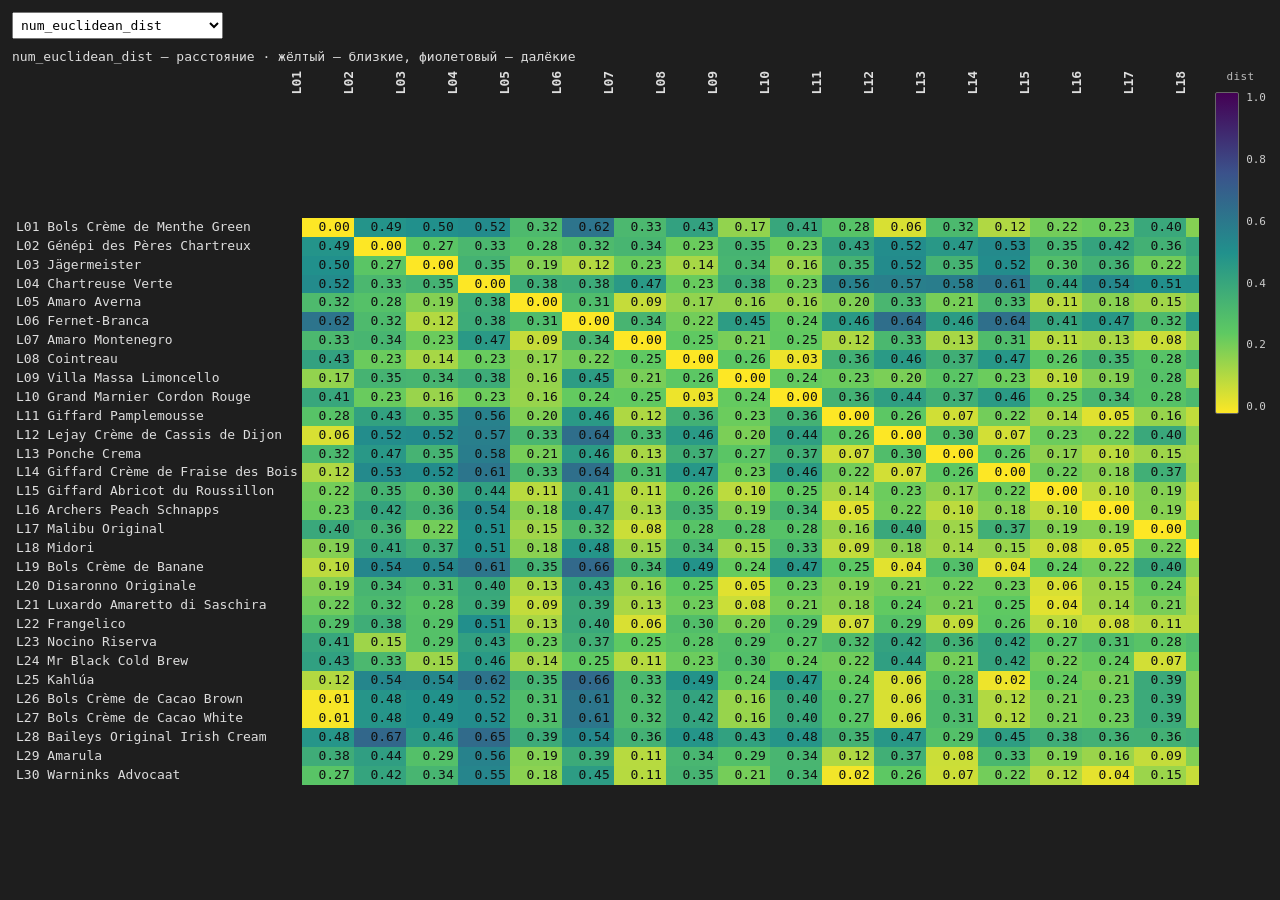
<file: 2-metrics/out/matrices.html>
<!doctype html>
<html lang="ru"><head><meta charset="utf-8">
<title>Матрицы мер близости — ликёры</title>
<style>
body{font:13px/1.3 Consolas,monospace;margin:12px;background:#1e1e1e;color:#ddd}
select{font:inherit;margin:0 0 10px 0;padding:4px}
table{border-collapse:collapse}
td,th{padding:1px 4px;text-align:right;white-space:nowrap}
th.rot{vertical-align:bottom;height:150px;max-width:16px;width:16px}
th.rot>div{transform:rotate(-90deg) translateX(-4px);transform-origin:left bottom;
  width:150px;overflow:hidden;text-overflow:ellipsis}
td.rowh{text-align:left;position:sticky;left:0;background:#1e1e1e}
td.c{color:#111;min-width:44px}
td.c:hover{outline:2px solid #fff;cursor:default}
#tip{position:fixed;display:none;background:#333;border:1px solid #777;
  padding:6px 9px;pointer-events:none;z-index:9;max-width:340px}
#wrap{display:flex;align-items:flex-start;gap:14px}
#tbl-scroll{overflow:auto;max-width:calc(100vw - 90px)}
#cbar{position:sticky;top:12px;display:flex;flex-direction:column;align-items:center;
  flex-shrink:0;padding:4px 2px}
#cbar-title{font-size:11px;margin-bottom:8px;color:#bbb;letter-spacing:.04em}
#cbar-body{display:flex;align-items:stretch;gap:7px}
#cbar-grad{width:22px;height:320px;border:1px solid #666;border-radius:2px}
#cbar-ticks{display:flex;flex-direction:column;justify-content:space-between;
  height:320px;font-size:11px;color:#ccc}
#cbar-ticks span{line-height:1}
</style></head><body>
<select id="sel"></select>
<div id="cap"></div>
<div id="wrap">
  <div id="tbl-scroll"><table id="tbl"></table></div>
  <div id="cbar">
    <div id="cbar-title">sim</div>
    <div id="cbar-body">
      <div id="cbar-grad"></div>
      <div id="cbar-ticks">
        <span>1.0</span><span>0.8</span><span>0.6</span>
        <span>0.4</span><span>0.2</span><span>0.0</span>
      </div>
    </div>
  </div>
</div>
<div id="tip"></div>
<script>
const DATA = {"ids": ["L01", "L02", "L03", "L04", "L05", "L06", "L07", "L08", "L09", "L10", "L11", "L12", "L13", "L14", "L15", "L16", "L17", "L18", "L19", "L20", "L21", "L22", "L23", "L24", "L25", "L26", "L27", "L28", "L29", "L30"], "names": ["Bols Crème de Menthe Green", "Génépi des Pères Chartreux", "Jägermeister", "Chartreuse Verte", "Amaro Averna", "Fernet-Branca", "Amaro Montenegro", "Cointreau", "Villa Massa Limoncello", "Grand Marnier Cordon Rouge", "Giffard Pamplemousse", "Lejay Crème de Cassis de Dijon", "Ponche Crema", "Giffard Crème de Fraise des Bois", "Giffard Abricot du Roussillon", "Archers Peach Schnapps", "Malibu Original", "Midori", "Bols Crème de Banane", "Disaronno Originale", "Luxardo Amaretto di Saschira", "Frangelico", "Nocino Riserva", "Mr Black Cold Brew", "Kahlúa", "Bols Crème de Cacao Brown", "Bols Crème de Cacao White", "Baileys Original Irish Cream", "Amarula", "Warninks Advocaat"], "matrices": {"num_euclidean_dist": {"kind": "dist", "data": [[0.0, 0.487, 0.502, 0.523, 0.315, 0.617, 0.325, 0.428, 0.168, 0.407, 0.278, 0.058, 0.322, 0.121, 0.217, 0.233, 0.399, 0.189, 0.101, 0.189, 0.224, 0.294, 0.408, 0.433, 0.116, 0.009, 0.009, 0.481, 0.379, 0.271], [0.487, 0.0, 0.268, 0.329, 0.285, 0.317, 0.339, 0.231, 0.348, 0.232, 0.43, 0.517, 0.468, 0.528, 0.348, 0.418, 0.36, 0.411, 0.542, 0.34, 0.323, 0.377, 0.149, 0.325, 0.543, 0.48, 0.48, 0.667, 0.44, 0.416], [0.502, 0.268, 0.0, 0.354, 0.19, 0.116, 0.23, 0.136, 0.34, 0.158, 0.354, 0.523, 0.349, 0.519, 0.297, 0.357, 0.217, 0.367, 0.543, 0.313, 0.279, 0.287, 0.286, 0.151, 0.539, 0.494, 0.494, 0.461, 0.29, 0.341], [0.523, 0.329, 0.354, 0.0, 0.377, 0.384, 0.465, 0.235, 0.382, 0.226, 0.563, 0.573, 0.581, 0.61, 0.436, 0.537, 0.507, 0.513, 0.612, 0.4, 0.393, 0.506, 0.432, 0.462, 0.619, 0.518, 0.518, 0.65, 0.559, 0.546], [0.315, 0.285, 0.19, 0.377, 0.0, 0.307, 0.088, 0.168, 0.163, 0.161, 0.195, 0.333, 0.211, 0.329, 0.107, 0.183, 0.147, 0.181, 0.352, 0.127, 0.091, 0.131, 0.232, 0.139, 0.349, 0.306, 0.306, 0.387, 0.19, 0.179], [0.617, 0.317, 0.116, 0.384, 0.307, 0.0, 0.342, 0.217, 0.452, 0.242, 0.464, 0.639, 0.455, 0.635, 0.414, 0.471, 0.316, 0.482, 0.659, 0.428, 0.394, 0.398, 0.366, 0.248, 0.655, 0.608, 0.608, 0.537, 0.389, 0.452], [0.325, 0.339, 0.23, 0.465, 0.088, 0.342, 0.0, 0.248, 0.207, 0.246, 0.124, 0.328, 0.134, 0.306, 0.112, 0.13, 0.078, 0.151, 0.336, 0.161, 0.13, 0.056, 0.252, 0.112, 0.328, 0.316, 0.316, 0.357, 0.11, 0.111], [0.428, 0.231, 0.136, 0.235, 0.168, 0.217, 0.248, 0.0, 0.26, 0.025, 0.363, 0.462, 0.372, 0.475, 0.26, 0.349, 0.277, 0.34, 0.49, 0.25, 0.225, 0.298, 0.275, 0.228, 0.491, 0.421, 0.421, 0.482, 0.337, 0.346], [0.168, 0.348, 0.34, 0.382, 0.163, 0.452, 0.207, 0.26, 0.0, 0.24, 0.229, 0.204, 0.267, 0.229, 0.102, 0.188, 0.284, 0.149, 0.237, 0.046, 0.078, 0.204, 0.293, 0.298, 0.241, 0.161, 0.161, 0.43, 0.292, 0.214], [0.407, 0.232, 0.158, 0.226, 0.161, 0.242, 0.246, 0.025, 0.24, 0.0, 0.356, 0.443, 0.368, 0.458, 0.247, 0.339, 0.281, 0.328, 0.472, 0.233, 0.21, 0.292, 0.273, 0.237, 0.474, 0.4, 0.4, 0.48, 0.338, 0.339], [0.278, 0.43, 0.354, 0.563, 0.195, 0.464, 0.124, 0.363, 0.229, 0.356, 0.0, 0.259, 0.07, 0.217, 0.135, 0.046, 0.161, 0.092, 0.253, 0.188, 0.177, 0.068, 0.315, 0.222, 0.24, 0.27, 0.27, 0.353, 0.124, 0.017], [0.058, 0.517, 0.523, 0.573, 0.333, 0.639, 0.328, 0.462, 0.204, 0.443, 0.259, 0.0, 0.303, 0.068, 0.228, 0.218, 0.397, 0.18, 0.043, 0.214, 0.245, 0.289, 0.424, 0.439, 0.059, 0.058, 0.058, 0.472, 0.368, 0.256], [0.322, 0.468, 0.349, 0.581, 0.211, 0.455, 0.134, 0.372, 0.267, 0.368, 0.07, 0.303, 0.0, 0.26, 0.171, 0.102, 0.15, 0.142, 0.296, 0.224, 0.209, 0.092, 0.363, 0.212, 0.282, 0.314, 0.314, 0.292, 0.078, 0.075], [0.121, 0.528, 0.519, 0.61, 0.329, 0.635, 0.306, 0.475, 0.229, 0.458, 0.217, 0.068, 0.26, 0.0, 0.222, 0.183, 0.368, 0.155, 0.039, 0.225, 0.25, 0.259, 0.421, 0.418, 0.023, 0.119, 0.119, 0.447, 0.33, 0.217], [0.217, 0.348, 0.297, 0.436, 0.107, 0.414, 0.112, 0.26, 0.102, 0.247, 0.135, 0.228, 0.171, 0.222, 0.0, 0.101, 0.189, 0.081, 0.245, 0.056, 0.043, 0.102, 0.265, 0.217, 0.242, 0.208, 0.208, 0.379, 0.194, 0.118], [0.233, 0.418, 0.357, 0.537, 0.183, 0.471, 0.13, 0.349, 0.188, 0.339, 0.046, 0.218, 0.102, 0.183, 0.101, 0.0, 0.186, 0.046, 0.217, 0.149, 0.144, 0.078, 0.308, 0.239, 0.206, 0.225, 0.225, 0.361, 0.156, 0.038], [0.399, 0.36, 0.217, 0.507, 0.147, 0.316, 0.078, 0.277, 0.284, 0.281, 0.161, 0.397, 0.15, 0.368, 0.189, 0.186, 0.0, 0.217, 0.401, 0.239, 0.207, 0.109, 0.275, 0.068, 0.391, 0.39, 0.39, 0.36, 0.089, 0.154], [0.189, 0.411, 0.367, 0.513, 0.181, 0.482, 0.151, 0.34, 0.149, 0.328, 0.092, 0.18, 0.142, 0.155, 0.081, 0.046, 0.217, 0.0, 0.186, 0.115, 0.121, 0.108, 0.308, 0.263, 0.177, 0.181, 0.181, 0.375, 0.194, 0.083], [0.101, 0.542, 0.543, 0.612, 0.352, 0.659, 0.336, 0.49, 0.237, 0.472, 0.253, 0.043, 0.296, 0.039, 0.245, 0.217, 0.401, 0.186, 0.0, 0.24, 0.268, 0.292, 0.44, 0.448, 0.019, 0.101, 0.101, 0.47, 0.365, 0.253], [0.189, 0.34, 0.313, 0.4, 0.127, 0.428, 0.161, 0.25, 0.046, 0.233, 0.188, 0.214, 0.224, 0.225, 0.056, 0.149, 0.239, 0.115, 0.24, 0.0, 0.036, 0.158, 0.274, 0.256, 0.241, 0.181, 0.181, 0.405, 0.247, 0.172], [0.224, 0.323, 0.279, 0.393, 0.091, 0.394, 0.13, 0.225, 0.078, 0.21, 0.177, 0.245, 0.209, 0.25, 0.043, 0.144, 0.207, 0.121, 0.268, 0.036, 0.0, 0.136, 0.257, 0.221, 0.268, 0.215, 0.215, 0.394, 0.222, 0.16], [0.294, 0.377, 0.287, 0.506, 0.131, 0.398, 0.056, 0.298, 0.204, 0.292, 0.068, 0.289, 0.092, 0.259, 0.102, 0.078, 0.109, 0.108, 0.292, 0.158, 0.136, 0.0, 0.275, 0.161, 0.282, 0.286, 0.286, 0.35, 0.102, 0.054], [0.408, 0.149, 0.286, 0.432, 0.232, 0.366, 0.252, 0.275, 0.293, 0.273, 0.315, 0.424, 0.363, 0.421, 0.265, 0.308, 0.275, 0.308, 0.44, 0.274, 0.257, 0.275, 0.0, 0.265, 0.438, 0.401, 0.401, 0.607, 0.346, 0.304], [0.433, 0.325, 0.151, 0.462, 0.139, 0.248, 0.112, 0.228, 0.298, 0.237, 0.222, 0.439, 0.212, 0.418, 0.217, 0.239, 0.068, 0.263, 0.448, 0.256, 0.221, 0.161, 0.265, 0.0, 0.44, 0.424, 0.424, 0.383, 0.148, 0.213], [0.116, 0.543, 0.539, 0.619, 0.349, 0.655, 0.328, 0.491, 0.241, 0.474, 0.24, 0.059, 0.282, 0.023, 0.242, 0.206, 0.391, 0.177, 0.019, 0.241, 0.268, 0.282, 0.438, 0.44, 0.0, 0.116, 0.116, 0.462, 0.353, 0.241], [0.009, 0.48, 0.494, 0.518, 0.306, 0.608, 0.316, 0.421, 0.161, 0.4, 0.27, 0.058, 0.314, 0.119, 0.208, 0.225, 0.39, 0.181, 0.101, 0.181, 0.215, 0.286, 0.401, 0.424, 0.116, 0.0, 0.0, 0.475, 0.371, 0.263], [0.009, 0.48, 0.494, 0.518, 0.306, 0.608, 0.316, 0.421, 0.161, 0.4, 0.27, 0.058, 0.314, 0.119, 0.208, 0.225, 0.39, 0.181, 0.101, 0.181, 0.215, 0.286, 0.401, 0.424, 0.116, 0.0, 0.0, 0.475, 0.371, 0.263], [0.481, 0.667, 0.461, 0.65, 0.387, 0.537, 0.357, 0.482, 0.43, 0.48, 0.353, 0.472, 0.292, 0.447, 0.379, 0.361, 0.36, 0.375, 0.47, 0.405, 0.394, 0.35, 0.607, 0.383, 0.462, 0.475, 0.475, 0.0, 0.292, 0.352], [0.379, 0.44, 0.29, 0.559, 0.19, 0.389, 0.11, 0.337, 0.292, 0.338, 0.124, 0.368, 0.078, 0.33, 0.194, 0.156, 0.089, 0.194, 0.365, 0.247, 0.222, 0.102, 0.346, 0.148, 0.353, 0.371, 0.371, 0.292, 0.0, 0.123], [0.271, 0.416, 0.341, 0.546, 0.179, 0.452, 0.111, 0.346, 0.214, 0.339, 0.017, 0.256, 0.075, 0.217, 0.118, 0.038, 0.154, 0.083, 0.253, 0.172, 0.16, 0.054, 0.304, 0.213, 0.241, 0.263, 0.263, 0.352, 0.123, 0.0]]}, "num_manhattan_dist": {"kind": "dist", "data": [[0.0, 0.475, 0.367, 0.415, 0.219, 0.458, 0.196, 0.342, 0.133, 0.327, 0.212, 0.033, 0.275, 0.088, 0.133, 0.175, 0.254, 0.137, 0.058, 0.137, 0.158, 0.2, 0.371, 0.258, 0.074, 0.005, 0.005, 0.442, 0.3, 0.202], [0.475, 0.0, 0.242, 0.31, 0.256, 0.267, 0.296, 0.133, 0.342, 0.148, 0.396, 0.508, 0.417, 0.521, 0.342, 0.4, 0.312, 0.404, 0.533, 0.337, 0.317, 0.342, 0.104, 0.3, 0.534, 0.47, 0.47, 0.55, 0.358, 0.386], [0.367, 0.242, 0.0, 0.285, 0.148, 0.092, 0.188, 0.108, 0.233, 0.123, 0.288, 0.4, 0.308, 0.412, 0.233, 0.292, 0.162, 0.296, 0.425, 0.229, 0.208, 0.233, 0.262, 0.108, 0.426, 0.361, 0.361, 0.442, 0.25, 0.278], [0.415, 0.31, 0.285, 0.0, 0.238, 0.31, 0.298, 0.177, 0.281, 0.162, 0.335, 0.448, 0.377, 0.46, 0.281, 0.34, 0.356, 0.344, 0.473, 0.277, 0.256, 0.302, 0.373, 0.344, 0.474, 0.409, 0.409, 0.544, 0.402, 0.325], [0.219, 0.256, 0.148, 0.238, 0.0, 0.24, 0.06, 0.123, 0.102, 0.108, 0.14, 0.252, 0.16, 0.265, 0.085, 0.144, 0.119, 0.148, 0.277, 0.081, 0.06, 0.085, 0.152, 0.106, 0.278, 0.214, 0.214, 0.306, 0.165, 0.13], [0.458, 0.267, 0.092, 0.31, 0.24, 0.0, 0.279, 0.133, 0.325, 0.148, 0.379, 0.492, 0.4, 0.504, 0.325, 0.383, 0.254, 0.388, 0.517, 0.321, 0.3, 0.325, 0.354, 0.2, 0.518, 0.453, 0.453, 0.533, 0.342, 0.369], [0.196, 0.296, 0.188, 0.298, 0.06, 0.279, 0.0, 0.162, 0.162, 0.148, 0.1, 0.212, 0.121, 0.225, 0.079, 0.104, 0.058, 0.108, 0.238, 0.125, 0.104, 0.046, 0.192, 0.079, 0.239, 0.191, 0.191, 0.254, 0.104, 0.09], [0.342, 0.133, 0.108, 0.177, 0.123, 0.133, 0.162, 0.0, 0.208, 0.015, 0.262, 0.375, 0.283, 0.388, 0.208, 0.267, 0.179, 0.271, 0.4, 0.204, 0.183, 0.208, 0.237, 0.167, 0.401, 0.336, 0.336, 0.417, 0.225, 0.252], [0.133, 0.342, 0.233, 0.281, 0.102, 0.325, 0.162, 0.208, 0.0, 0.194, 0.179, 0.167, 0.242, 0.179, 0.083, 0.142, 0.221, 0.104, 0.192, 0.038, 0.058, 0.167, 0.237, 0.208, 0.193, 0.128, 0.128, 0.408, 0.267, 0.169], [0.327, 0.148, 0.123, 0.162, 0.108, 0.148, 0.148, 0.015, 0.194, 0.0, 0.248, 0.36, 0.269, 0.373, 0.194, 0.252, 0.194, 0.256, 0.385, 0.19, 0.169, 0.194, 0.223, 0.181, 0.386, 0.322, 0.322, 0.402, 0.24, 0.238], [0.212, 0.396, 0.288, 0.335, 0.14, 0.379, 0.1, 0.262, 0.179, 0.248, 0.0, 0.179, 0.063, 0.125, 0.096, 0.038, 0.125, 0.075, 0.154, 0.142, 0.121, 0.054, 0.292, 0.179, 0.139, 0.207, 0.207, 0.246, 0.104, 0.01], [0.033, 0.508, 0.4, 0.448, 0.252, 0.492, 0.212, 0.375, 0.167, 0.36, 0.179, 0.0, 0.242, 0.054, 0.167, 0.142, 0.238, 0.104, 0.025, 0.171, 0.192, 0.167, 0.404, 0.292, 0.041, 0.039, 0.039, 0.408, 0.267, 0.169], [0.275, 0.417, 0.308, 0.377, 0.16, 0.4, 0.121, 0.283, 0.242, 0.269, 0.063, 0.242, 0.0, 0.188, 0.158, 0.1, 0.146, 0.138, 0.217, 0.204, 0.183, 0.075, 0.312, 0.2, 0.201, 0.27, 0.27, 0.2, 0.058, 0.073], [0.088, 0.521, 0.412, 0.46, 0.265, 0.504, 0.225, 0.388, 0.179, 0.373, 0.125, 0.054, 0.188, 0.0, 0.179, 0.121, 0.25, 0.117, 0.029, 0.183, 0.204, 0.179, 0.417, 0.304, 0.014, 0.082, 0.082, 0.371, 0.229, 0.135], [0.133, 0.342, 0.233, 0.281, 0.085, 0.325, 0.079, 0.208, 0.083, 0.194, 0.096, 0.167, 0.158, 0.179, 0.0, 0.058, 0.137, 0.062, 0.192, 0.046, 0.025, 0.083, 0.237, 0.125, 0.193, 0.128, 0.128, 0.325, 0.183, 0.086], [0.175, 0.4, 0.292, 0.34, 0.144, 0.383, 0.104, 0.267, 0.142, 0.252, 0.038, 0.142, 0.1, 0.121, 0.058, 0.0, 0.129, 0.038, 0.133, 0.104, 0.083, 0.058, 0.296, 0.183, 0.134, 0.17, 0.17, 0.267, 0.125, 0.028], [0.254, 0.312, 0.162, 0.356, 0.119, 0.254, 0.058, 0.179, 0.221, 0.194, 0.125, 0.238, 0.146, 0.25, 0.137, 0.129, 0.0, 0.133, 0.262, 0.183, 0.162, 0.071, 0.25, 0.054, 0.264, 0.249, 0.249, 0.279, 0.088, 0.115], [0.137, 0.404, 0.296, 0.344, 0.148, 0.388, 0.108, 0.271, 0.104, 0.256, 0.075, 0.104, 0.138, 0.117, 0.062, 0.038, 0.133, 0.0, 0.129, 0.067, 0.088, 0.062, 0.3, 0.188, 0.13, 0.132, 0.132, 0.304, 0.163, 0.065], [0.058, 0.533, 0.425, 0.473, 0.277, 0.517, 0.238, 0.4, 0.192, 0.385, 0.154, 0.025, 0.217, 0.029, 0.192, 0.133, 0.262, 0.129, 0.0, 0.196, 0.217, 0.192, 0.429, 0.317, 0.016, 0.064, 0.064, 0.383, 0.242, 0.148], [0.137, 0.337, 0.229, 0.277, 0.081, 0.321, 0.125, 0.204, 0.038, 0.19, 0.142, 0.171, 0.204, 0.183, 0.046, 0.104, 0.183, 0.067, 0.196, 0.0, 0.021, 0.129, 0.233, 0.171, 0.197, 0.132, 0.132, 0.371, 0.229, 0.132], [0.158, 0.317, 0.208, 0.256, 0.06, 0.3, 0.104, 0.183, 0.058, 0.169, 0.121, 0.192, 0.183, 0.204, 0.025, 0.083, 0.162, 0.088, 0.217, 0.021, 0.0, 0.108, 0.212, 0.15, 0.218, 0.153, 0.153, 0.35, 0.208, 0.111], [0.2, 0.342, 0.233, 0.302, 0.085, 0.325, 0.046, 0.208, 0.167, 0.194, 0.054, 0.167, 0.075, 0.179, 0.083, 0.058, 0.071, 0.062, 0.192, 0.129, 0.108, 0.0, 0.237, 0.125, 0.193, 0.195, 0.195, 0.242, 0.1, 0.044], [0.371, 0.104, 0.262, 0.373, 0.152, 0.354, 0.192, 0.237, 0.237, 0.223, 0.292, 0.404, 0.312, 0.417, 0.237, 0.296, 0.25, 0.3, 0.429, 0.233, 0.212, 0.237, 0.0, 0.237, 0.43, 0.366, 0.366, 0.446, 0.296, 0.282], [0.258, 0.3, 0.108, 0.344, 0.106, 0.2, 0.079, 0.167, 0.208, 0.181, 0.179, 0.292, 0.2, 0.304, 0.125, 0.183, 0.054, 0.188, 0.317, 0.171, 0.15, 0.125, 0.237, 0.0, 0.318, 0.253, 0.253, 0.333, 0.142, 0.169], [0.074, 0.534, 0.426, 0.474, 0.278, 0.518, 0.239, 0.401, 0.193, 0.386, 0.139, 0.041, 0.201, 0.014, 0.193, 0.134, 0.264, 0.13, 0.016, 0.197, 0.218, 0.193, 0.43, 0.318, 0.0, 0.069, 0.069, 0.384, 0.243, 0.149], [0.005, 0.47, 0.361, 0.409, 0.214, 0.453, 0.191, 0.336, 0.128, 0.322, 0.207, 0.039, 0.27, 0.082, 0.128, 0.17, 0.249, 0.132, 0.064, 0.132, 0.153, 0.195, 0.366, 0.253, 0.069, 0.0, 0.0, 0.436, 0.295, 0.197], [0.005, 0.47, 0.361, 0.409, 0.214, 0.453, 0.191, 0.336, 0.128, 0.322, 0.207, 0.039, 0.27, 0.082, 0.128, 0.17, 0.249, 0.132, 0.064, 0.132, 0.153, 0.195, 0.366, 0.253, 0.069, 0.0, 0.0, 0.436, 0.295, 0.197], [0.442, 0.55, 0.442, 0.544, 0.306, 0.533, 0.254, 0.417, 0.408, 0.402, 0.246, 0.408, 0.2, 0.371, 0.325, 0.267, 0.279, 0.304, 0.383, 0.371, 0.35, 0.242, 0.446, 0.333, 0.384, 0.436, 0.436, 0.0, 0.192, 0.239], [0.3, 0.358, 0.25, 0.402, 0.165, 0.342, 0.104, 0.225, 0.267, 0.24, 0.104, 0.267, 0.058, 0.229, 0.183, 0.125, 0.088, 0.163, 0.242, 0.229, 0.208, 0.1, 0.296, 0.142, 0.243, 0.295, 0.295, 0.192, 0.0, 0.098], [0.202, 0.386, 0.278, 0.325, 0.13, 0.369, 0.09, 0.252, 0.169, 0.238, 0.01, 0.169, 0.073, 0.135, 0.086, 0.028, 0.115, 0.065, 0.148, 0.132, 0.111, 0.044, 0.282, 0.169, 0.149, 0.197, 0.197, 0.239, 0.098, 0.0]]}, "num_minkowski_p3_dist": {"kind": "dist", "data": [[0.0, 0.499, 0.579, 0.574, 0.37, 0.705, 0.39, 0.468, 0.185, 0.443, 0.313, 0.069, 0.358, 0.14, 0.26, 0.265, 0.477, 0.219, 0.121, 0.219, 0.262, 0.348, 0.434, 0.52, 0.139, 0.011, 0.011, 0.506, 0.437, 0.309], [0.499, 0.0, 0.291, 0.343, 0.306, 0.339, 0.361, 0.277, 0.353, 0.277, 0.457, 0.525, 0.498, 0.534, 0.353, 0.434, 0.385, 0.418, 0.55, 0.343, 0.329, 0.399, 0.174, 0.341, 0.55, 0.491, 0.491, 0.735, 0.472, 0.44], [0.579, 0.291, 0.0, 0.384, 0.212, 0.128, 0.247, 0.149, 0.4, 0.176, 0.381, 0.589, 0.377, 0.568, 0.329, 0.383, 0.247, 0.397, 0.601, 0.36, 0.318, 0.307, 0.304, 0.175, 0.593, 0.568, 0.568, 0.478, 0.322, 0.365], [0.574, 0.343, 0.384, 0.0, 0.451, 0.415, 0.555, 0.266, 0.439, 0.262, 0.676, 0.636, 0.694, 0.692, 0.52, 0.642, 0.593, 0.608, 0.684, 0.47, 0.468, 0.607, 0.469, 0.529, 0.697, 0.571, 0.571, 0.71, 0.66, 0.655], [0.37, 0.306, 0.212, 0.451, 0.0, 0.341, 0.104, 0.193, 0.195, 0.191, 0.227, 0.377, 0.245, 0.358, 0.117, 0.202, 0.158, 0.194, 0.389, 0.152, 0.108, 0.156, 0.277, 0.156, 0.381, 0.359, 0.359, 0.433, 0.213, 0.207], [0.705, 0.339, 0.128, 0.415, 0.341, 0.0, 0.367, 0.26, 0.525, 0.29, 0.497, 0.717, 0.485, 0.697, 0.457, 0.506, 0.344, 0.524, 0.73, 0.487, 0.445, 0.426, 0.376, 0.269, 0.721, 0.695, 0.695, 0.54, 0.419, 0.484], [0.39, 0.361, 0.247, 0.555, 0.104, 0.367, 0.0, 0.295, 0.229, 0.295, 0.135, 0.39, 0.146, 0.352, 0.131, 0.142, 0.088, 0.175, 0.392, 0.18, 0.142, 0.061, 0.285, 0.131, 0.379, 0.379, 0.379, 0.418, 0.115, 0.119], [0.468, 0.277, 0.149, 0.266, 0.193, 0.26, 0.295, 0.0, 0.284, 0.03, 0.42, 0.497, 0.435, 0.508, 0.284, 0.393, 0.33, 0.373, 0.525, 0.268, 0.242, 0.348, 0.299, 0.263, 0.526, 0.459, 0.459, 0.514, 0.399, 0.4], [0.185, 0.353, 0.4, 0.439, 0.195, 0.525, 0.229, 0.284, 0.0, 0.259, 0.255, 0.218, 0.285, 0.255, 0.109, 0.213, 0.317, 0.174, 0.255, 0.05, 0.088, 0.218, 0.316, 0.348, 0.263, 0.176, 0.176, 0.452, 0.308, 0.236], [0.443, 0.277, 0.176, 0.262, 0.191, 0.29, 0.295, 0.03, 0.259, 0.0, 0.418, 0.475, 0.434, 0.491, 0.274, 0.388, 0.331, 0.364, 0.505, 0.249, 0.228, 0.347, 0.298, 0.268, 0.507, 0.434, 0.434, 0.513, 0.399, 0.397], [0.313, 0.457, 0.381, 0.676, 0.227, 0.497, 0.135, 0.42, 0.255, 0.418, 0.0, 0.305, 0.075, 0.26, 0.157, 0.05, 0.18, 0.099, 0.303, 0.213, 0.209, 0.075, 0.331, 0.241, 0.288, 0.303, 0.303, 0.417, 0.136, 0.021], [0.069, 0.525, 0.589, 0.636, 0.377, 0.717, 0.39, 0.497, 0.218, 0.475, 0.305, 0.0, 0.349, 0.075, 0.263, 0.26, 0.477, 0.217, 0.052, 0.234, 0.273, 0.347, 0.441, 0.521, 0.07, 0.069, 0.069, 0.503, 0.434, 0.304], [0.358, 0.498, 0.377, 0.694, 0.245, 0.485, 0.146, 0.435, 0.285, 0.434, 0.075, 0.349, 0.0, 0.305, 0.184, 0.104, 0.154, 0.147, 0.348, 0.241, 0.232, 0.099, 0.39, 0.221, 0.333, 0.348, 0.348, 0.347, 0.088, 0.078], [0.14, 0.534, 0.568, 0.692, 0.358, 0.697, 0.352, 0.508, 0.255, 0.491, 0.26, 0.075, 0.305, 0.0, 0.241, 0.217, 0.435, 0.177, 0.044, 0.242, 0.268, 0.305, 0.426, 0.482, 0.028, 0.139, 0.139, 0.48, 0.391, 0.26], [0.26, 0.353, 0.329, 0.52, 0.117, 0.457, 0.131, 0.284, 0.109, 0.274, 0.157, 0.263, 0.184, 0.241, 0.0, 0.121, 0.219, 0.09, 0.273, 0.061, 0.052, 0.109, 0.289, 0.26, 0.264, 0.249, 0.249, 0.424, 0.202, 0.137], [0.265, 0.434, 0.383, 0.642, 0.202, 0.506, 0.142, 0.393, 0.213, 0.388, 0.05, 0.26, 0.104, 0.217, 0.121, 0.0, 0.218, 0.05, 0.26, 0.174, 0.173, 0.088, 0.319, 0.269, 0.245, 0.255, 0.255, 0.419, 0.177, 0.044], [0.477, 0.385, 0.247, 0.593, 0.158, 0.344, 0.088, 0.33, 0.317, 0.331, 0.18, 0.477, 0.154, 0.435, 0.219, 0.218, 0.0, 0.26, 0.477, 0.269, 0.229, 0.13, 0.295, 0.075, 0.463, 0.466, 0.466, 0.418, 0.091, 0.176], [0.219, 0.418, 0.397, 0.608, 0.194, 0.524, 0.175, 0.373, 0.174, 0.364, 0.099, 0.217, 0.147, 0.177, 0.09, 0.05, 0.26, 0.0, 0.218, 0.139, 0.14, 0.13, 0.317, 0.306, 0.204, 0.208, 0.208, 0.425, 0.22, 0.091], [0.121, 0.55, 0.601, 0.684, 0.389, 0.73, 0.392, 0.525, 0.255, 0.505, 0.303, 0.052, 0.348, 0.044, 0.273, 0.26, 0.477, 0.218, 0.0, 0.258, 0.29, 0.347, 0.452, 0.523, 0.021, 0.121, 0.121, 0.503, 0.434, 0.303], [0.219, 0.343, 0.36, 0.47, 0.152, 0.487, 0.18, 0.268, 0.05, 0.249, 0.213, 0.234, 0.241, 0.242, 0.061, 0.174, 0.269, 0.139, 0.258, 0.0, 0.043, 0.169, 0.298, 0.304, 0.258, 0.208, 0.208, 0.437, 0.259, 0.193], [0.262, 0.329, 0.318, 0.468, 0.108, 0.445, 0.142, 0.242, 0.088, 0.228, 0.209, 0.273, 0.232, 0.268, 0.052, 0.173, 0.229, 0.14, 0.29, 0.043, 0.0, 0.149, 0.287, 0.261, 0.287, 0.251, 0.251, 0.432, 0.232, 0.188], [0.348, 0.399, 0.307, 0.607, 0.156, 0.426, 0.061, 0.348, 0.218, 0.347, 0.075, 0.347, 0.099, 0.305, 0.109, 0.088, 0.13, 0.13, 0.347, 0.169, 0.149, 0.0, 0.299, 0.18, 0.333, 0.337, 0.337, 0.416, 0.104, 0.058], [0.434, 0.174, 0.304, 0.469, 0.277, 0.376, 0.285, 0.299, 0.316, 0.298, 0.331, 0.441, 0.39, 0.426, 0.289, 0.319, 0.295, 0.317, 0.452, 0.298, 0.287, 0.299, 0.0, 0.289, 0.445, 0.425, 0.425, 0.701, 0.376, 0.32], [0.52, 0.341, 0.175, 0.529, 0.156, 0.269, 0.131, 0.263, 0.348, 0.268, 0.241, 0.521, 0.221, 0.482, 0.26, 0.269, 0.075, 0.306, 0.523, 0.304, 0.261, 0.18, 0.289, 0.0, 0.51, 0.509, 0.509, 0.426, 0.154, 0.233], [0.139, 0.55, 0.593, 0.697, 0.381, 0.721, 0.379, 0.526, 0.263, 0.507, 0.288, 0.07, 0.333, 0.028, 0.264, 0.245, 0.463, 0.204, 0.021, 0.258, 0.287, 0.333, 0.445, 0.51, 0.0, 0.139, 0.139, 0.495, 0.419, 0.288], [0.011, 0.491, 0.568, 0.571, 0.359, 0.695, 0.379, 0.459, 0.176, 0.434, 0.303, 0.069, 0.348, 0.139, 0.249, 0.255, 0.466, 0.208, 0.121, 0.208, 0.251, 0.337, 0.425, 0.509, 0.139, 0.0, 0.0, 0.5, 0.426, 0.299], [0.011, 0.491, 0.568, 0.571, 0.359, 0.695, 0.379, 0.459, 0.176, 0.434, 0.303, 0.069, 0.348, 0.139, 0.249, 0.255, 0.466, 0.208, 0.121, 0.208, 0.251, 0.337, 0.425, 0.509, 0.139, 0.0, 0.0, 0.5, 0.426, 0.299], [0.506, 0.735, 0.478, 0.71, 0.433, 0.54, 0.418, 0.514, 0.452, 0.513, 0.417, 0.503, 0.347, 0.48, 0.424, 0.419, 0.418, 0.425, 0.503, 0.437, 0.432, 0.416, 0.701, 0.426, 0.495, 0.5, 0.5, 0.0, 0.347, 0.417], [0.437, 0.472, 0.322, 0.66, 0.213, 0.419, 0.115, 0.399, 0.308, 0.399, 0.136, 0.434, 0.088, 0.391, 0.202, 0.177, 0.091, 0.22, 0.434, 0.259, 0.232, 0.104, 0.376, 0.154, 0.419, 0.426, 0.426, 0.347, 0.0, 0.136], [0.309, 0.44, 0.365, 0.655, 0.207, 0.484, 0.119, 0.4, 0.236, 0.397, 0.021, 0.304, 0.078, 0.26, 0.137, 0.044, 0.176, 0.091, 0.303, 0.193, 0.188, 0.058, 0.32, 0.233, 0.288, 0.299, 0.299, 0.417, 0.136, 0.0]]}, "num_chebyshev_dist": {"kind": "dist", "data": [[0.0, 0.625, 0.825, 0.775, 0.531, 1.0, 0.562, 0.625, 0.25, 0.581, 0.438, 0.1, 0.5, 0.2, 0.375, 0.375, 0.688, 0.312, 0.175, 0.312, 0.375, 0.5, 0.562, 0.75, 0.2, 0.016, 0.016, 0.6, 0.625, 0.438], [0.625, 0.0, 0.4, 0.4, 0.4, 0.4, 0.425, 0.4, 0.4, 0.4, 0.6, 0.625, 0.625, 0.6, 0.4, 0.55, 0.475, 0.5, 0.625, 0.4, 0.4, 0.5, 0.25, 0.4, 0.603, 0.609, 0.609, 1.0, 0.575, 0.57], [0.825, 0.4, 0.0, 0.5, 0.294, 0.175, 0.3, 0.2, 0.575, 0.244, 0.475, 0.825, 0.5, 0.762, 0.45, 0.45, 0.35, 0.512, 0.825, 0.512, 0.45, 0.375, 0.4, 0.25, 0.803, 0.809, 0.809, 0.6, 0.45, 0.445], [0.775, 0.4, 0.5, 0.0, 0.65, 0.531, 0.8, 0.375, 0.625, 0.375, 0.975, 0.875, 1.0, 0.975, 0.75, 0.925, 0.85, 0.875, 0.95, 0.675, 0.675, 0.875, 0.625, 0.75, 0.975, 0.775, 0.775, 0.95, 0.95, 0.945], [0.531, 0.4, 0.294, 0.65, 0.0, 0.469, 0.15, 0.275, 0.281, 0.275, 0.325, 0.531, 0.35, 0.469, 0.156, 0.275, 0.2, 0.225, 0.531, 0.219, 0.156, 0.225, 0.4, 0.219, 0.509, 0.516, 0.516, 0.6, 0.3, 0.295], [1.0, 0.4, 0.175, 0.531, 0.469, 0.0, 0.438, 0.375, 0.75, 0.419, 0.575, 1.0, 0.6, 0.938, 0.625, 0.625, 0.45, 0.688, 1.0, 0.688, 0.625, 0.5, 0.438, 0.35, 0.978, 0.984, 0.984, 0.6, 0.55, 0.562], [0.562, 0.425, 0.3, 0.8, 0.15, 0.438, 0.0, 0.425, 0.312, 0.425, 0.175, 0.562, 0.2, 0.5, 0.188, 0.188, 0.125, 0.25, 0.562, 0.25, 0.188, 0.075, 0.4, 0.188, 0.541, 0.547, 0.547, 0.6, 0.15, 0.145], [0.625, 0.4, 0.2, 0.375, 0.275, 0.375, 0.425, 0.0, 0.375, 0.044, 0.6, 0.625, 0.625, 0.6, 0.375, 0.55, 0.475, 0.5, 0.625, 0.312, 0.3, 0.5, 0.4, 0.375, 0.603, 0.609, 0.609, 0.6, 0.575, 0.57], [0.25, 0.4, 0.575, 0.625, 0.281, 0.75, 0.312, 0.375, 0.0, 0.331, 0.35, 0.25, 0.375, 0.35, 0.125, 0.3, 0.438, 0.25, 0.325, 0.062, 0.125, 0.25, 0.4, 0.5, 0.35, 0.234, 0.234, 0.6, 0.375, 0.32], [0.581, 0.4, 0.244, 0.375, 0.275, 0.419, 0.425, 0.044, 0.331, 0.0, 0.6, 0.581, 0.625, 0.6, 0.375, 0.55, 0.475, 0.5, 0.581, 0.3, 0.3, 0.5, 0.4, 0.375, 0.6, 0.566, 0.566, 0.6, 0.575, 0.57], [0.438, 0.6, 0.475, 0.975, 0.325, 0.575, 0.175, 0.6, 0.35, 0.6, 0.0, 0.438, 0.1, 0.375, 0.225, 0.062, 0.25, 0.125, 0.438, 0.3, 0.3, 0.1, 0.4, 0.312, 0.416, 0.422, 0.422, 0.6, 0.188, 0.03], [0.1, 0.625, 0.825, 0.875, 0.531, 1.0, 0.562, 0.625, 0.25, 0.581, 0.438, 0.0, 0.5, 0.1, 0.375, 0.375, 0.688, 0.312, 0.075, 0.312, 0.375, 0.5, 0.562, 0.75, 0.1, 0.1, 0.1, 0.6, 0.625, 0.438], [0.5, 0.625, 0.5, 1.0, 0.35, 0.6, 0.2, 0.625, 0.375, 0.625, 0.1, 0.5, 0.0, 0.438, 0.25, 0.125, 0.188, 0.188, 0.5, 0.325, 0.325, 0.125, 0.5, 0.25, 0.478, 0.484, 0.484, 0.5, 0.125, 0.1], [0.2, 0.6, 0.762, 0.975, 0.469, 0.938, 0.5, 0.6, 0.35, 0.6, 0.375, 0.1, 0.438, 0.0, 0.312, 0.312, 0.625, 0.25, 0.062, 0.3, 0.312, 0.438, 0.5, 0.688, 0.041, 0.2, 0.2, 0.6, 0.562, 0.375], [0.375, 0.4, 0.45, 0.75, 0.156, 0.625, 0.188, 0.375, 0.125, 0.375, 0.225, 0.375, 0.25, 0.312, 0.0, 0.175, 0.312, 0.125, 0.375, 0.075, 0.075, 0.125, 0.4, 0.375, 0.353, 0.359, 0.359, 0.6, 0.25, 0.195], [0.375, 0.55, 0.45, 0.925, 0.275, 0.625, 0.188, 0.55, 0.3, 0.55, 0.062, 0.375, 0.125, 0.312, 0.175, 0.0, 0.312, 0.062, 0.375, 0.25, 0.25, 0.125, 0.4, 0.375, 0.353, 0.359, 0.359, 0.6, 0.25, 0.062], [0.688, 0.475, 0.35, 0.85, 0.2, 0.45, 0.125, 0.475, 0.438, 0.475, 0.25, 0.688, 0.188, 0.625, 0.312, 0.312, 0.0, 0.375, 0.688, 0.375, 0.312, 0.188, 0.4, 0.1, 0.666, 0.672, 0.672, 0.6, 0.1, 0.25], [0.312, 0.5, 0.512, 0.875, 0.225, 0.688, 0.25, 0.5, 0.25, 0.5, 0.125, 0.312, 0.188, 0.25, 0.125, 0.062, 0.375, 0.0, 0.312, 0.2, 0.2, 0.188, 0.4, 0.438, 0.291, 0.297, 0.297, 0.6, 0.312, 0.125], [0.175, 0.625, 0.825, 0.95, 0.531, 1.0, 0.562, 0.625, 0.325, 0.581, 0.438, 0.075, 0.5, 0.062, 0.375, 0.375, 0.688, 0.312, 0.0, 0.312, 0.375, 0.5, 0.562, 0.75, 0.025, 0.175, 0.175, 0.6, 0.625, 0.438], [0.312, 0.4, 0.512, 0.675, 0.219, 0.688, 0.25, 0.312, 0.062, 0.3, 0.3, 0.312, 0.325, 0.3, 0.075, 0.25, 0.375, 0.2, 0.312, 0.0, 0.062, 0.2, 0.4, 0.438, 0.3, 0.297, 0.297, 0.6, 0.312, 0.27], [0.375, 0.4, 0.45, 0.675, 0.156, 0.625, 0.188, 0.3, 0.125, 0.3, 0.3, 0.375, 0.325, 0.312, 0.075, 0.25, 0.312, 0.2, 0.375, 0.062, 0.0, 0.2, 0.4, 0.375, 0.353, 0.359, 0.359, 0.6, 0.275, 0.27], [0.5, 0.5, 0.375, 0.875, 0.225, 0.5, 0.075, 0.5, 0.25, 0.5, 0.1, 0.5, 0.125, 0.438, 0.125, 0.125, 0.188, 0.188, 0.5, 0.2, 0.2, 0.0, 0.4, 0.25, 0.478, 0.484, 0.484, 0.6, 0.125, 0.07], [0.562, 0.25, 0.4, 0.625, 0.4, 0.438, 0.4, 0.4, 0.4, 0.4, 0.4, 0.562, 0.5, 0.5, 0.4, 0.4, 0.4, 0.4, 0.562, 0.4, 0.4, 0.4, 0.0, 0.4, 0.541, 0.547, 0.547, 1.0, 0.5, 0.4], [0.75, 0.4, 0.25, 0.75, 0.219, 0.35, 0.188, 0.375, 0.5, 0.375, 0.312, 0.75, 0.25, 0.688, 0.375, 0.375, 0.1, 0.438, 0.75, 0.438, 0.375, 0.25, 0.4, 0.0, 0.728, 0.734, 0.734, 0.6, 0.2, 0.312], [0.2, 0.603, 0.803, 0.975, 0.509, 0.978, 0.541, 0.603, 0.35, 0.6, 0.416, 0.1, 0.478, 0.041, 0.353, 0.353, 0.666, 0.291, 0.025, 0.3, 0.353, 0.478, 0.541, 0.728, 0.0, 0.2, 0.2, 0.6, 0.603, 0.416], [0.016, 0.609, 0.809, 0.775, 0.516, 0.984, 0.547, 0.609, 0.234, 0.566, 0.422, 0.1, 0.484, 0.2, 0.359, 0.359, 0.672, 0.297, 0.175, 0.297, 0.359, 0.484, 0.547, 0.734, 0.2, 0.0, 0.0, 0.6, 0.609, 0.422], [0.016, 0.609, 0.809, 0.775, 0.516, 0.984, 0.547, 0.609, 0.234, 0.566, 0.422, 0.1, 0.484, 0.2, 0.359, 0.359, 0.672, 0.297, 0.175, 0.297, 0.359, 0.484, 0.547, 0.734, 0.2, 0.0, 0.0, 0.6, 0.609, 0.422], [0.6, 1.0, 0.6, 0.95, 0.6, 0.6, 0.6, 0.6, 0.6, 0.6, 0.6, 0.6, 0.5, 0.6, 0.6, 0.6, 0.6, 0.6, 0.6, 0.6, 0.6, 0.6, 1.0, 0.6, 0.6, 0.6, 0.6, 0.0, 0.5, 0.6], [0.625, 0.575, 0.45, 0.95, 0.3, 0.55, 0.15, 0.575, 0.375, 0.575, 0.188, 0.625, 0.125, 0.562, 0.25, 0.25, 0.1, 0.312, 0.625, 0.312, 0.275, 0.125, 0.5, 0.2, 0.603, 0.609, 0.609, 0.5, 0.0, 0.188], [0.438, 0.57, 0.445, 0.945, 0.295, 0.562, 0.145, 0.57, 0.32, 0.57, 0.03, 0.438, 0.1, 0.375, 0.195, 0.062, 0.25, 0.125, 0.438, 0.27, 0.27, 0.07, 0.4, 0.312, 0.416, 0.422, 0.422, 0.6, 0.188, 0.0]]}, "num_cosine_dist": {"kind": "dist", "data": [[0.0, 0.357, 0.387, 0.307, 0.093, 0.628, 0.067, 0.261, 0.027, 0.233, 0.042, 0.004, 0.1, 0.017, 0.024, 0.023, 0.131, 0.012, 0.013, 0.026, 0.037, 0.041, 0.177, 0.206, 0.017, 0.0, 0.0, 0.287, 0.15, 0.035], [0.357, 0.0, 0.218, 0.058, 0.236, 0.287, 0.366, 0.123, 0.239, 0.118, 0.55, 0.427, 0.636, 0.506, 0.316, 0.483, 0.453, 0.428, 0.483, 0.264, 0.259, 0.441, 0.051, 0.358, 0.504, 0.356, 0.356, 0.75, 0.624, 0.514], [0.387, 0.218, 0.0, 0.055, 0.113, 0.039, 0.19, 0.025, 0.224, 0.035, 0.409, 0.448, 0.387, 0.503, 0.241, 0.38, 0.175, 0.359, 0.497, 0.224, 0.197, 0.284, 0.31, 0.072, 0.51, 0.383, 0.383, 0.309, 0.302, 0.378], [0.307, 0.058, 0.055, 0.0, 0.108, 0.122, 0.212, 0.014, 0.163, 0.015, 0.417, 0.373, 0.452, 0.442, 0.211, 0.367, 0.251, 0.328, 0.428, 0.176, 0.16, 0.297, 0.122, 0.153, 0.445, 0.304, 0.304, 0.477, 0.403, 0.382], [0.093, 0.236, 0.113, 0.108, 0.0, 0.276, 0.019, 0.059, 0.024, 0.048, 0.117, 0.125, 0.133, 0.158, 0.026, 0.093, 0.043, 0.078, 0.154, 0.021, 0.013, 0.052, 0.176, 0.036, 0.163, 0.09, 0.09, 0.192, 0.115, 0.097], [0.628, 0.287, 0.039, 0.122, 0.276, 0.0, 0.379, 0.108, 0.425, 0.129, 0.649, 0.699, 0.608, 0.762, 0.451, 0.619, 0.345, 0.595, 0.756, 0.427, 0.392, 0.5, 0.459, 0.195, 0.77, 0.623, 0.623, 0.457, 0.491, 0.613], [0.067, 0.366, 0.19, 0.212, 0.019, 0.379, 0.0, 0.137, 0.031, 0.122, 0.049, 0.082, 0.053, 0.098, 0.013, 0.039, 0.013, 0.036, 0.099, 0.022, 0.017, 0.011, 0.261, 0.044, 0.103, 0.065, 0.065, 0.116, 0.046, 0.037], [0.261, 0.123, 0.025, 0.014, 0.059, 0.108, 0.137, 0.0, 0.125, 0.001, 0.327, 0.32, 0.341, 0.378, 0.154, 0.288, 0.157, 0.259, 0.368, 0.131, 0.113, 0.215, 0.168, 0.076, 0.383, 0.258, 0.258, 0.343, 0.287, 0.296], [0.027, 0.239, 0.224, 0.163, 0.024, 0.425, 0.031, 0.125, 0.0, 0.105, 0.079, 0.05, 0.125, 0.079, 0.007, 0.052, 0.084, 0.034, 0.073, 0.001, 0.003, 0.04, 0.124, 0.11, 0.081, 0.026, 0.026, 0.258, 0.142, 0.063], [0.233, 0.118, 0.035, 0.015, 0.048, 0.129, 0.122, 0.001, 0.105, 0.0, 0.301, 0.289, 0.321, 0.346, 0.134, 0.263, 0.147, 0.233, 0.336, 0.111, 0.095, 0.195, 0.149, 0.075, 0.35, 0.23, 0.23, 0.337, 0.273, 0.271], [0.042, 0.55, 0.409, 0.417, 0.117, 0.649, 0.049, 0.327, 0.079, 0.301, 0.0, 0.031, 0.015, 0.023, 0.043, 0.003, 0.071, 0.011, 0.028, 0.065, 0.071, 0.014, 0.358, 0.168, 0.026, 0.041, 0.041, 0.137, 0.048, 0.001], [0.004, 0.427, 0.448, 0.373, 0.125, 0.699, 0.082, 0.32, 0.05, 0.289, 0.031, 0.0, 0.087, 0.004, 0.039, 0.018, 0.144, 0.011, 0.002, 0.047, 0.06, 0.045, 0.225, 0.238, 0.004, 0.004, 0.004, 0.281, 0.145, 0.028], [0.1, 0.636, 0.387, 0.452, 0.133, 0.608, 0.053, 0.341, 0.125, 0.321, 0.015, 0.087, 0.0, 0.072, 0.074, 0.028, 0.048, 0.045, 0.082, 0.105, 0.105, 0.025, 0.463, 0.139, 0.078, 0.099, 0.099, 0.066, 0.013, 0.017], [0.017, 0.506, 0.503, 0.442, 0.158, 0.762, 0.098, 0.378, 0.079, 0.346, 0.023, 0.004, 0.072, 0.0, 0.058, 0.017, 0.154, 0.016, 0.0, 0.072, 0.087, 0.05, 0.286, 0.264, 0.0, 0.017, 0.017, 0.265, 0.135, 0.024], [0.024, 0.316, 0.241, 0.211, 0.026, 0.451, 0.013, 0.154, 0.007, 0.134, 0.043, 0.039, 0.074, 0.058, 0.0, 0.025, 0.052, 0.015, 0.055, 0.003, 0.004, 0.014, 0.186, 0.094, 0.061, 0.022, 0.022, 0.193, 0.09, 0.031], [0.023, 0.483, 0.38, 0.367, 0.093, 0.619, 0.039, 0.288, 0.052, 0.263, 0.003, 0.018, 0.028, 0.017, 0.025, 0.0, 0.071, 0.002, 0.019, 0.042, 0.048, 0.01, 0.298, 0.159, 0.019, 0.022, 0.022, 0.163, 0.063, 0.001], [0.131, 0.453, 0.175, 0.251, 0.043, 0.345, 0.013, 0.157, 0.084, 0.147, 0.071, 0.144, 0.048, 0.154, 0.052, 0.071, 0.0, 0.076, 0.159, 0.069, 0.058, 0.03, 0.367, 0.025, 0.161, 0.128, 0.128, 0.057, 0.022, 0.061], [0.012, 0.428, 0.359, 0.328, 0.078, 0.595, 0.036, 0.259, 0.034, 0.233, 0.011, 0.011, 0.045, 0.016, 0.015, 0.002, 0.076, 0.0, 0.017, 0.027, 0.034, 0.011, 0.251, 0.155, 0.018, 0.011, 0.011, 0.19, 0.081, 0.007], [0.013, 0.483, 0.497, 0.428, 0.154, 0.756, 0.099, 0.368, 0.073, 0.336, 0.028, 0.002, 0.082, 0.0, 0.055, 0.019, 0.159, 0.017, 0.0, 0.068, 0.083, 0.053, 0.266, 0.266, 0.0, 0.013, 0.013, 0.28, 0.146, 0.029], [0.026, 0.264, 0.224, 0.176, 0.021, 0.427, 0.022, 0.131, 0.001, 0.111, 0.065, 0.047, 0.105, 0.072, 0.003, 0.042, 0.069, 0.027, 0.068, 0.0, 0.001, 0.029, 0.146, 0.099, 0.075, 0.025, 0.025, 0.231, 0.12, 0.051], [0.037, 0.259, 0.197, 0.16, 0.013, 0.392, 0.017, 0.113, 0.003, 0.095, 0.071, 0.06, 0.105, 0.087, 0.004, 0.048, 0.058, 0.034, 0.083, 0.001, 0.0, 0.029, 0.153, 0.081, 0.09, 0.036, 0.036, 0.216, 0.113, 0.056], [0.041, 0.441, 0.284, 0.297, 0.052, 0.5, 0.011, 0.215, 0.04, 0.195, 0.014, 0.045, 0.025, 0.05, 0.014, 0.01, 0.03, 0.011, 0.053, 0.029, 0.029, 0.0, 0.293, 0.092, 0.054, 0.04, 0.04, 0.119, 0.037, 0.008], [0.177, 0.051, 0.31, 0.122, 0.176, 0.459, 0.261, 0.168, 0.124, 0.149, 0.358, 0.225, 0.463, 0.286, 0.186, 0.298, 0.367, 0.251, 0.266, 0.146, 0.153, 0.293, 0.0, 0.34, 0.282, 0.177, 0.177, 0.659, 0.494, 0.332], [0.206, 0.358, 0.072, 0.153, 0.036, 0.195, 0.044, 0.076, 0.11, 0.075, 0.168, 0.238, 0.139, 0.264, 0.094, 0.159, 0.025, 0.155, 0.266, 0.099, 0.081, 0.092, 0.34, 0.0, 0.272, 0.203, 0.203, 0.104, 0.085, 0.15], [0.017, 0.504, 0.51, 0.445, 0.163, 0.77, 0.103, 0.383, 0.081, 0.35, 0.026, 0.004, 0.078, 0.0, 0.061, 0.019, 0.161, 0.018, 0.0, 0.075, 0.09, 0.054, 0.282, 0.272, 0.0, 0.017, 0.017, 0.275, 0.143, 0.028], [0.0, 0.356, 0.383, 0.304, 0.09, 0.623, 0.065, 0.258, 0.026, 0.23, 0.041, 0.004, 0.099, 0.017, 0.022, 0.022, 0.128, 0.011, 0.013, 0.025, 0.036, 0.04, 0.177, 0.203, 0.017, 0.0, 0.0, 0.284, 0.148, 0.034], [0.0, 0.356, 0.383, 0.304, 0.09, 0.623, 0.065, 0.258, 0.026, 0.23, 0.041, 0.004, 0.099, 0.017, 0.022, 0.022, 0.128, 0.011, 0.013, 0.025, 0.036, 0.04, 0.177, 0.203, 0.017, 0.0, 0.0, 0.284, 0.148, 0.034], [0.287, 0.75, 0.309, 0.477, 0.192, 0.457, 0.116, 0.343, 0.258, 0.337, 0.137, 0.281, 0.066, 0.265, 0.193, 0.163, 0.057, 0.19, 0.28, 0.231, 0.216, 0.119, 0.659, 0.104, 0.275, 0.284, 0.284, 0.0, 0.025, 0.137], [0.15, 0.624, 0.302, 0.403, 0.115, 0.491, 0.046, 0.287, 0.142, 0.273, 0.048, 0.145, 0.013, 0.135, 0.09, 0.063, 0.022, 0.081, 0.146, 0.12, 0.113, 0.037, 0.494, 0.085, 0.143, 0.148, 0.148, 0.025, 0.0, 0.047], [0.035, 0.514, 0.378, 0.382, 0.097, 0.613, 0.037, 0.296, 0.063, 0.271, 0.001, 0.028, 0.017, 0.024, 0.031, 0.001, 0.061, 0.007, 0.029, 0.051, 0.056, 0.008, 0.332, 0.15, 0.028, 0.034, 0.034, 0.137, 0.047, 0.0]]}, "bin_jaccard_sim": {"kind": "sim", "data": [[1.0, 0.0, 0.0, 0.0, 0.0, 0.0, 0.0, 1.0, 1.0, 0.0, 1.0, 1.0, 1.0, 1.0, 1.0, 1.0, 1.0, 1.0, 1.0, 1.0, 1.0, 1.0, 0.0, 0.0, 1.0, 1.0, 1.0, 0.0, 0.0, 1.0], [0.0, 1.0, 1.0, 1.0, 0.5, 1.0, 1.0, 0.0, 0.0, 0.0, 0.0, 0.0, 0.0, 0.0, 0.0, 0.0, 0.0, 0.0, 0.0, 0.0, 0.0, 0.0, 0.5, 1.0, 0.0, 0.0, 0.0, 0.0, 0.0, 0.0], [0.0, 1.0, 1.0, 1.0, 0.5, 1.0, 1.0, 0.0, 0.0, 0.0, 0.0, 0.0, 0.0, 0.0, 0.0, 0.0, 0.0, 0.0, 0.0, 0.0, 0.0, 0.0, 0.5, 1.0, 0.0, 0.0, 0.0, 0.0, 0.0, 0.0], [0.0, 1.0, 1.0, 1.0, 0.5, 1.0, 1.0, 0.0, 0.0, 0.0, 0.0, 0.0, 0.0, 0.0, 0.0, 0.0, 0.0, 0.0, 0.0, 0.0, 0.0, 0.0, 0.5, 1.0, 0.0, 0.0, 0.0, 0.0, 0.0, 0.0], [0.0, 0.5, 0.5, 0.5, 1.0, 0.5, 0.5, 0.0, 0.0, 0.5, 0.0, 0.0, 0.0, 0.0, 0.0, 0.0, 0.0, 0.0, 0.0, 0.0, 0.0, 0.0, 1.0, 0.5, 0.0, 0.0, 0.0, 0.5, 0.5, 0.0], [0.0, 1.0, 1.0, 1.0, 0.5, 1.0, 1.0, 0.0, 0.0, 0.0, 0.0, 0.0, 0.0, 0.0, 0.0, 0.0, 0.0, 0.0, 0.0, 0.0, 0.0, 0.0, 0.5, 1.0, 0.0, 0.0, 0.0, 0.0, 0.0, 0.0], [0.0, 1.0, 1.0, 1.0, 0.5, 1.0, 1.0, 0.0, 0.0, 0.0, 0.0, 0.0, 0.0, 0.0, 0.0, 0.0, 0.0, 0.0, 0.0, 0.0, 0.0, 0.0, 0.5, 1.0, 0.0, 0.0, 0.0, 0.0, 0.0, 0.0], [1.0, 0.0, 0.0, 0.0, 0.0, 0.0, 0.0, 1.0, 1.0, 0.0, 1.0, 1.0, 1.0, 1.0, 1.0, 1.0, 1.0, 1.0, 1.0, 1.0, 1.0, 1.0, 0.0, 0.0, 1.0, 1.0, 1.0, 0.0, 0.0, 1.0], [1.0, 0.0, 0.0, 0.0, 0.0, 0.0, 0.0, 1.0, 1.0, 0.0, 1.0, 1.0, 1.0, 1.0, 1.0, 1.0, 1.0, 1.0, 1.0, 1.0, 1.0, 1.0, 0.0, 0.0, 1.0, 1.0, 1.0, 0.0, 0.0, 1.0], [0.0, 0.0, 0.0, 0.0, 0.5, 0.0, 0.0, 0.0, 0.0, 1.0, 0.0, 0.0, 0.0, 0.0, 0.0, 0.0, 0.0, 0.0, 0.0, 0.0, 0.0, 0.0, 0.5, 0.0, 0.0, 0.0, 0.0, 1.0, 1.0, 0.0], [1.0, 0.0, 0.0, 0.0, 0.0, 0.0, 0.0, 1.0, 1.0, 0.0, 1.0, 1.0, 1.0, 1.0, 1.0, 1.0, 1.0, 1.0, 1.0, 1.0, 1.0, 1.0, 0.0, 0.0, 1.0, 1.0, 1.0, 0.0, 0.0, 1.0], [1.0, 0.0, 0.0, 0.0, 0.0, 0.0, 0.0, 1.0, 1.0, 0.0, 1.0, 1.0, 1.0, 1.0, 1.0, 1.0, 1.0, 1.0, 1.0, 1.0, 1.0, 1.0, 0.0, 0.0, 1.0, 1.0, 1.0, 0.0, 0.0, 1.0], [1.0, 0.0, 0.0, 0.0, 0.0, 0.0, 0.0, 1.0, 1.0, 0.0, 1.0, 1.0, 1.0, 1.0, 1.0, 1.0, 1.0, 1.0, 1.0, 1.0, 1.0, 1.0, 0.0, 0.0, 1.0, 1.0, 1.0, 0.0, 0.0, 1.0], [1.0, 0.0, 0.0, 0.0, 0.0, 0.0, 0.0, 1.0, 1.0, 0.0, 1.0, 1.0, 1.0, 1.0, 1.0, 1.0, 1.0, 1.0, 1.0, 1.0, 1.0, 1.0, 0.0, 0.0, 1.0, 1.0, 1.0, 0.0, 0.0, 1.0], [1.0, 0.0, 0.0, 0.0, 0.0, 0.0, 0.0, 1.0, 1.0, 0.0, 1.0, 1.0, 1.0, 1.0, 1.0, 1.0, 1.0, 1.0, 1.0, 1.0, 1.0, 1.0, 0.0, 0.0, 1.0, 1.0, 1.0, 0.0, 0.0, 1.0], [1.0, 0.0, 0.0, 0.0, 0.0, 0.0, 0.0, 1.0, 1.0, 0.0, 1.0, 1.0, 1.0, 1.0, 1.0, 1.0, 1.0, 1.0, 1.0, 1.0, 1.0, 1.0, 0.0, 0.0, 1.0, 1.0, 1.0, 0.0, 0.0, 1.0], [1.0, 0.0, 0.0, 0.0, 0.0, 0.0, 0.0, 1.0, 1.0, 0.0, 1.0, 1.0, 1.0, 1.0, 1.0, 1.0, 1.0, 1.0, 1.0, 1.0, 1.0, 1.0, 0.0, 0.0, 1.0, 1.0, 1.0, 0.0, 0.0, 1.0], [1.0, 0.0, 0.0, 0.0, 0.0, 0.0, 0.0, 1.0, 1.0, 0.0, 1.0, 1.0, 1.0, 1.0, 1.0, 1.0, 1.0, 1.0, 1.0, 1.0, 1.0, 1.0, 0.0, 0.0, 1.0, 1.0, 1.0, 0.0, 0.0, 1.0], [1.0, 0.0, 0.0, 0.0, 0.0, 0.0, 0.0, 1.0, 1.0, 0.0, 1.0, 1.0, 1.0, 1.0, 1.0, 1.0, 1.0, 1.0, 1.0, 1.0, 1.0, 1.0, 0.0, 0.0, 1.0, 1.0, 1.0, 0.0, 0.0, 1.0], [1.0, 0.0, 0.0, 0.0, 0.0, 0.0, 0.0, 1.0, 1.0, 0.0, 1.0, 1.0, 1.0, 1.0, 1.0, 1.0, 1.0, 1.0, 1.0, 1.0, 1.0, 1.0, 0.0, 0.0, 1.0, 1.0, 1.0, 0.0, 0.0, 1.0], [1.0, 0.0, 0.0, 0.0, 0.0, 0.0, 0.0, 1.0, 1.0, 0.0, 1.0, 1.0, 1.0, 1.0, 1.0, 1.0, 1.0, 1.0, 1.0, 1.0, 1.0, 1.0, 0.0, 0.0, 1.0, 1.0, 1.0, 0.0, 0.0, 1.0], [1.0, 0.0, 0.0, 0.0, 0.0, 0.0, 0.0, 1.0, 1.0, 0.0, 1.0, 1.0, 1.0, 1.0, 1.0, 1.0, 1.0, 1.0, 1.0, 1.0, 1.0, 1.0, 0.0, 0.0, 1.0, 1.0, 1.0, 0.0, 0.0, 1.0], [0.0, 0.5, 0.5, 0.5, 1.0, 0.5, 0.5, 0.0, 0.0, 0.5, 0.0, 0.0, 0.0, 0.0, 0.0, 0.0, 0.0, 0.0, 0.0, 0.0, 0.0, 0.0, 1.0, 0.5, 0.0, 0.0, 0.0, 0.5, 0.5, 0.0], [0.0, 1.0, 1.0, 1.0, 0.5, 1.0, 1.0, 0.0, 0.0, 0.0, 0.0, 0.0, 0.0, 0.0, 0.0, 0.0, 0.0, 0.0, 0.0, 0.0, 0.0, 0.0, 0.5, 1.0, 0.0, 0.0, 0.0, 0.0, 0.0, 0.0], [1.0, 0.0, 0.0, 0.0, 0.0, 0.0, 0.0, 1.0, 1.0, 0.0, 1.0, 1.0, 1.0, 1.0, 1.0, 1.0, 1.0, 1.0, 1.0, 1.0, 1.0, 1.0, 0.0, 0.0, 1.0, 1.0, 1.0, 0.0, 0.0, 1.0], [1.0, 0.0, 0.0, 0.0, 0.0, 0.0, 0.0, 1.0, 1.0, 0.0, 1.0, 1.0, 1.0, 1.0, 1.0, 1.0, 1.0, 1.0, 1.0, 1.0, 1.0, 1.0, 0.0, 0.0, 1.0, 1.0, 1.0, 0.0, 0.0, 1.0], [1.0, 0.0, 0.0, 0.0, 0.0, 0.0, 0.0, 1.0, 1.0, 0.0, 1.0, 1.0, 1.0, 1.0, 1.0, 1.0, 1.0, 1.0, 1.0, 1.0, 1.0, 1.0, 0.0, 0.0, 1.0, 1.0, 1.0, 0.0, 0.0, 1.0], [0.0, 0.0, 0.0, 0.0, 0.5, 0.0, 0.0, 0.0, 0.0, 1.0, 0.0, 0.0, 0.0, 0.0, 0.0, 0.0, 0.0, 0.0, 0.0, 0.0, 0.0, 0.0, 0.5, 0.0, 0.0, 0.0, 0.0, 1.0, 1.0, 0.0], [0.0, 0.0, 0.0, 0.0, 0.5, 0.0, 0.0, 0.0, 0.0, 1.0, 0.0, 0.0, 0.0, 0.0, 0.0, 0.0, 0.0, 0.0, 0.0, 0.0, 0.0, 0.0, 0.5, 0.0, 0.0, 0.0, 0.0, 1.0, 1.0, 0.0], [1.0, 0.0, 0.0, 0.0, 0.0, 0.0, 0.0, 1.0, 1.0, 0.0, 1.0, 1.0, 1.0, 1.0, 1.0, 1.0, 1.0, 1.0, 1.0, 1.0, 1.0, 1.0, 0.0, 0.0, 1.0, 1.0, 1.0, 0.0, 0.0, 1.0]]}, "bin_dice_sim": {"kind": "sim", "data": [[1.0, 0.0, 0.0, 0.0, 0.0, 0.0, 0.0, 1.0, 1.0, 0.0, 1.0, 1.0, 1.0, 1.0, 1.0, 1.0, 1.0, 1.0, 1.0, 1.0, 1.0, 1.0, 0.0, 0.0, 1.0, 1.0, 1.0, 0.0, 0.0, 1.0], [0.0, 1.0, 1.0, 1.0, 0.667, 1.0, 1.0, 0.0, 0.0, 0.0, 0.0, 0.0, 0.0, 0.0, 0.0, 0.0, 0.0, 0.0, 0.0, 0.0, 0.0, 0.0, 0.667, 1.0, 0.0, 0.0, 0.0, 0.0, 0.0, 0.0], [0.0, 1.0, 1.0, 1.0, 0.667, 1.0, 1.0, 0.0, 0.0, 0.0, 0.0, 0.0, 0.0, 0.0, 0.0, 0.0, 0.0, 0.0, 0.0, 0.0, 0.0, 0.0, 0.667, 1.0, 0.0, 0.0, 0.0, 0.0, 0.0, 0.0], [0.0, 1.0, 1.0, 1.0, 0.667, 1.0, 1.0, 0.0, 0.0, 0.0, 0.0, 0.0, 0.0, 0.0, 0.0, 0.0, 0.0, 0.0, 0.0, 0.0, 0.0, 0.0, 0.667, 1.0, 0.0, 0.0, 0.0, 0.0, 0.0, 0.0], [0.0, 0.667, 0.667, 0.667, 1.0, 0.667, 0.667, 0.0, 0.0, 0.667, 0.0, 0.0, 0.0, 0.0, 0.0, 0.0, 0.0, 0.0, 0.0, 0.0, 0.0, 0.0, 1.0, 0.667, 0.0, 0.0, 0.0, 0.667, 0.667, 0.0], [0.0, 1.0, 1.0, 1.0, 0.667, 1.0, 1.0, 0.0, 0.0, 0.0, 0.0, 0.0, 0.0, 0.0, 0.0, 0.0, 0.0, 0.0, 0.0, 0.0, 0.0, 0.0, 0.667, 1.0, 0.0, 0.0, 0.0, 0.0, 0.0, 0.0], [0.0, 1.0, 1.0, 1.0, 0.667, 1.0, 1.0, 0.0, 0.0, 0.0, 0.0, 0.0, 0.0, 0.0, 0.0, 0.0, 0.0, 0.0, 0.0, 0.0, 0.0, 0.0, 0.667, 1.0, 0.0, 0.0, 0.0, 0.0, 0.0, 0.0], [1.0, 0.0, 0.0, 0.0, 0.0, 0.0, 0.0, 1.0, 1.0, 0.0, 1.0, 1.0, 1.0, 1.0, 1.0, 1.0, 1.0, 1.0, 1.0, 1.0, 1.0, 1.0, 0.0, 0.0, 1.0, 1.0, 1.0, 0.0, 0.0, 1.0], [1.0, 0.0, 0.0, 0.0, 0.0, 0.0, 0.0, 1.0, 1.0, 0.0, 1.0, 1.0, 1.0, 1.0, 1.0, 1.0, 1.0, 1.0, 1.0, 1.0, 1.0, 1.0, 0.0, 0.0, 1.0, 1.0, 1.0, 0.0, 0.0, 1.0], [0.0, 0.0, 0.0, 0.0, 0.667, 0.0, 0.0, 0.0, 0.0, 1.0, 0.0, 0.0, 0.0, 0.0, 0.0, 0.0, 0.0, 0.0, 0.0, 0.0, 0.0, 0.0, 0.667, 0.0, 0.0, 0.0, 0.0, 1.0, 1.0, 0.0], [1.0, 0.0, 0.0, 0.0, 0.0, 0.0, 0.0, 1.0, 1.0, 0.0, 1.0, 1.0, 1.0, 1.0, 1.0, 1.0, 1.0, 1.0, 1.0, 1.0, 1.0, 1.0, 0.0, 0.0, 1.0, 1.0, 1.0, 0.0, 0.0, 1.0], [1.0, 0.0, 0.0, 0.0, 0.0, 0.0, 0.0, 1.0, 1.0, 0.0, 1.0, 1.0, 1.0, 1.0, 1.0, 1.0, 1.0, 1.0, 1.0, 1.0, 1.0, 1.0, 0.0, 0.0, 1.0, 1.0, 1.0, 0.0, 0.0, 1.0], [1.0, 0.0, 0.0, 0.0, 0.0, 0.0, 0.0, 1.0, 1.0, 0.0, 1.0, 1.0, 1.0, 1.0, 1.0, 1.0, 1.0, 1.0, 1.0, 1.0, 1.0, 1.0, 0.0, 0.0, 1.0, 1.0, 1.0, 0.0, 0.0, 1.0], [1.0, 0.0, 0.0, 0.0, 0.0, 0.0, 0.0, 1.0, 1.0, 0.0, 1.0, 1.0, 1.0, 1.0, 1.0, 1.0, 1.0, 1.0, 1.0, 1.0, 1.0, 1.0, 0.0, 0.0, 1.0, 1.0, 1.0, 0.0, 0.0, 1.0], [1.0, 0.0, 0.0, 0.0, 0.0, 0.0, 0.0, 1.0, 1.0, 0.0, 1.0, 1.0, 1.0, 1.0, 1.0, 1.0, 1.0, 1.0, 1.0, 1.0, 1.0, 1.0, 0.0, 0.0, 1.0, 1.0, 1.0, 0.0, 0.0, 1.0], [1.0, 0.0, 0.0, 0.0, 0.0, 0.0, 0.0, 1.0, 1.0, 0.0, 1.0, 1.0, 1.0, 1.0, 1.0, 1.0, 1.0, 1.0, 1.0, 1.0, 1.0, 1.0, 0.0, 0.0, 1.0, 1.0, 1.0, 0.0, 0.0, 1.0], [1.0, 0.0, 0.0, 0.0, 0.0, 0.0, 0.0, 1.0, 1.0, 0.0, 1.0, 1.0, 1.0, 1.0, 1.0, 1.0, 1.0, 1.0, 1.0, 1.0, 1.0, 1.0, 0.0, 0.0, 1.0, 1.0, 1.0, 0.0, 0.0, 1.0], [1.0, 0.0, 0.0, 0.0, 0.0, 0.0, 0.0, 1.0, 1.0, 0.0, 1.0, 1.0, 1.0, 1.0, 1.0, 1.0, 1.0, 1.0, 1.0, 1.0, 1.0, 1.0, 0.0, 0.0, 1.0, 1.0, 1.0, 0.0, 0.0, 1.0], [1.0, 0.0, 0.0, 0.0, 0.0, 0.0, 0.0, 1.0, 1.0, 0.0, 1.0, 1.0, 1.0, 1.0, 1.0, 1.0, 1.0, 1.0, 1.0, 1.0, 1.0, 1.0, 0.0, 0.0, 1.0, 1.0, 1.0, 0.0, 0.0, 1.0], [1.0, 0.0, 0.0, 0.0, 0.0, 0.0, 0.0, 1.0, 1.0, 0.0, 1.0, 1.0, 1.0, 1.0, 1.0, 1.0, 1.0, 1.0, 1.0, 1.0, 1.0, 1.0, 0.0, 0.0, 1.0, 1.0, 1.0, 0.0, 0.0, 1.0], [1.0, 0.0, 0.0, 0.0, 0.0, 0.0, 0.0, 1.0, 1.0, 0.0, 1.0, 1.0, 1.0, 1.0, 1.0, 1.0, 1.0, 1.0, 1.0, 1.0, 1.0, 1.0, 0.0, 0.0, 1.0, 1.0, 1.0, 0.0, 0.0, 1.0], [1.0, 0.0, 0.0, 0.0, 0.0, 0.0, 0.0, 1.0, 1.0, 0.0, 1.0, 1.0, 1.0, 1.0, 1.0, 1.0, 1.0, 1.0, 1.0, 1.0, 1.0, 1.0, 0.0, 0.0, 1.0, 1.0, 1.0, 0.0, 0.0, 1.0], [0.0, 0.667, 0.667, 0.667, 1.0, 0.667, 0.667, 0.0, 0.0, 0.667, 0.0, 0.0, 0.0, 0.0, 0.0, 0.0, 0.0, 0.0, 0.0, 0.0, 0.0, 0.0, 1.0, 0.667, 0.0, 0.0, 0.0, 0.667, 0.667, 0.0], [0.0, 1.0, 1.0, 1.0, 0.667, 1.0, 1.0, 0.0, 0.0, 0.0, 0.0, 0.0, 0.0, 0.0, 0.0, 0.0, 0.0, 0.0, 0.0, 0.0, 0.0, 0.0, 0.667, 1.0, 0.0, 0.0, 0.0, 0.0, 0.0, 0.0], [1.0, 0.0, 0.0, 0.0, 0.0, 0.0, 0.0, 1.0, 1.0, 0.0, 1.0, 1.0, 1.0, 1.0, 1.0, 1.0, 1.0, 1.0, 1.0, 1.0, 1.0, 1.0, 0.0, 0.0, 1.0, 1.0, 1.0, 0.0, 0.0, 1.0], [1.0, 0.0, 0.0, 0.0, 0.0, 0.0, 0.0, 1.0, 1.0, 0.0, 1.0, 1.0, 1.0, 1.0, 1.0, 1.0, 1.0, 1.0, 1.0, 1.0, 1.0, 1.0, 0.0, 0.0, 1.0, 1.0, 1.0, 0.0, 0.0, 1.0], [1.0, 0.0, 0.0, 0.0, 0.0, 0.0, 0.0, 1.0, 1.0, 0.0, 1.0, 1.0, 1.0, 1.0, 1.0, 1.0, 1.0, 1.0, 1.0, 1.0, 1.0, 1.0, 0.0, 0.0, 1.0, 1.0, 1.0, 0.0, 0.0, 1.0], [0.0, 0.0, 0.0, 0.0, 0.667, 0.0, 0.0, 0.0, 0.0, 1.0, 0.0, 0.0, 0.0, 0.0, 0.0, 0.0, 0.0, 0.0, 0.0, 0.0, 0.0, 0.0, 0.667, 0.0, 0.0, 0.0, 0.0, 1.0, 1.0, 0.0], [0.0, 0.0, 0.0, 0.0, 0.667, 0.0, 0.0, 0.0, 0.0, 1.0, 0.0, 0.0, 0.0, 0.0, 0.0, 0.0, 0.0, 0.0, 0.0, 0.0, 0.0, 0.0, 0.667, 0.0, 0.0, 0.0, 0.0, 1.0, 1.0, 0.0], [1.0, 0.0, 0.0, 0.0, 0.0, 0.0, 0.0, 1.0, 1.0, 0.0, 1.0, 1.0, 1.0, 1.0, 1.0, 1.0, 1.0, 1.0, 1.0, 1.0, 1.0, 1.0, 0.0, 0.0, 1.0, 1.0, 1.0, 0.0, 0.0, 1.0]]}, "bin_sokal_michener_sim": {"kind": "sim", "data": [[1.0, 0.5, 0.5, 0.5, 0.0, 0.5, 0.5, 1.0, 1.0, 0.5, 1.0, 1.0, 1.0, 1.0, 1.0, 1.0, 1.0, 1.0, 1.0, 1.0, 1.0, 1.0, 0.0, 0.5, 1.0, 1.0, 1.0, 0.5, 0.5, 1.0], [0.5, 1.0, 1.0, 1.0, 0.5, 1.0, 1.0, 0.5, 0.5, 0.0, 0.5, 0.5, 0.5, 0.5, 0.5, 0.5, 0.5, 0.5, 0.5, 0.5, 0.5, 0.5, 0.5, 1.0, 0.5, 0.5, 0.5, 0.0, 0.0, 0.5], [0.5, 1.0, 1.0, 1.0, 0.5, 1.0, 1.0, 0.5, 0.5, 0.0, 0.5, 0.5, 0.5, 0.5, 0.5, 0.5, 0.5, 0.5, 0.5, 0.5, 0.5, 0.5, 0.5, 1.0, 0.5, 0.5, 0.5, 0.0, 0.0, 0.5], [0.5, 1.0, 1.0, 1.0, 0.5, 1.0, 1.0, 0.5, 0.5, 0.0, 0.5, 0.5, 0.5, 0.5, 0.5, 0.5, 0.5, 0.5, 0.5, 0.5, 0.5, 0.5, 0.5, 1.0, 0.5, 0.5, 0.5, 0.0, 0.0, 0.5], [0.0, 0.5, 0.5, 0.5, 1.0, 0.5, 0.5, 0.0, 0.0, 0.5, 0.0, 0.0, 0.0, 0.0, 0.0, 0.0, 0.0, 0.0, 0.0, 0.0, 0.0, 0.0, 1.0, 0.5, 0.0, 0.0, 0.0, 0.5, 0.5, 0.0], [0.5, 1.0, 1.0, 1.0, 0.5, 1.0, 1.0, 0.5, 0.5, 0.0, 0.5, 0.5, 0.5, 0.5, 0.5, 0.5, 0.5, 0.5, 0.5, 0.5, 0.5, 0.5, 0.5, 1.0, 0.5, 0.5, 0.5, 0.0, 0.0, 0.5], [0.5, 1.0, 1.0, 1.0, 0.5, 1.0, 1.0, 0.5, 0.5, 0.0, 0.5, 0.5, 0.5, 0.5, 0.5, 0.5, 0.5, 0.5, 0.5, 0.5, 0.5, 0.5, 0.5, 1.0, 0.5, 0.5, 0.5, 0.0, 0.0, 0.5], [1.0, 0.5, 0.5, 0.5, 0.0, 0.5, 0.5, 1.0, 1.0, 0.5, 1.0, 1.0, 1.0, 1.0, 1.0, 1.0, 1.0, 1.0, 1.0, 1.0, 1.0, 1.0, 0.0, 0.5, 1.0, 1.0, 1.0, 0.5, 0.5, 1.0], [1.0, 0.5, 0.5, 0.5, 0.0, 0.5, 0.5, 1.0, 1.0, 0.5, 1.0, 1.0, 1.0, 1.0, 1.0, 1.0, 1.0, 1.0, 1.0, 1.0, 1.0, 1.0, 0.0, 0.5, 1.0, 1.0, 1.0, 0.5, 0.5, 1.0], [0.5, 0.0, 0.0, 0.0, 0.5, 0.0, 0.0, 0.5, 0.5, 1.0, 0.5, 0.5, 0.5, 0.5, 0.5, 0.5, 0.5, 0.5, 0.5, 0.5, 0.5, 0.5, 0.5, 0.0, 0.5, 0.5, 0.5, 1.0, 1.0, 0.5], [1.0, 0.5, 0.5, 0.5, 0.0, 0.5, 0.5, 1.0, 1.0, 0.5, 1.0, 1.0, 1.0, 1.0, 1.0, 1.0, 1.0, 1.0, 1.0, 1.0, 1.0, 1.0, 0.0, 0.5, 1.0, 1.0, 1.0, 0.5, 0.5, 1.0], [1.0, 0.5, 0.5, 0.5, 0.0, 0.5, 0.5, 1.0, 1.0, 0.5, 1.0, 1.0, 1.0, 1.0, 1.0, 1.0, 1.0, 1.0, 1.0, 1.0, 1.0, 1.0, 0.0, 0.5, 1.0, 1.0, 1.0, 0.5, 0.5, 1.0], [1.0, 0.5, 0.5, 0.5, 0.0, 0.5, 0.5, 1.0, 1.0, 0.5, 1.0, 1.0, 1.0, 1.0, 1.0, 1.0, 1.0, 1.0, 1.0, 1.0, 1.0, 1.0, 0.0, 0.5, 1.0, 1.0, 1.0, 0.5, 0.5, 1.0], [1.0, 0.5, 0.5, 0.5, 0.0, 0.5, 0.5, 1.0, 1.0, 0.5, 1.0, 1.0, 1.0, 1.0, 1.0, 1.0, 1.0, 1.0, 1.0, 1.0, 1.0, 1.0, 0.0, 0.5, 1.0, 1.0, 1.0, 0.5, 0.5, 1.0], [1.0, 0.5, 0.5, 0.5, 0.0, 0.5, 0.5, 1.0, 1.0, 0.5, 1.0, 1.0, 1.0, 1.0, 1.0, 1.0, 1.0, 1.0, 1.0, 1.0, 1.0, 1.0, 0.0, 0.5, 1.0, 1.0, 1.0, 0.5, 0.5, 1.0], [1.0, 0.5, 0.5, 0.5, 0.0, 0.5, 0.5, 1.0, 1.0, 0.5, 1.0, 1.0, 1.0, 1.0, 1.0, 1.0, 1.0, 1.0, 1.0, 1.0, 1.0, 1.0, 0.0, 0.5, 1.0, 1.0, 1.0, 0.5, 0.5, 1.0], [1.0, 0.5, 0.5, 0.5, 0.0, 0.5, 0.5, 1.0, 1.0, 0.5, 1.0, 1.0, 1.0, 1.0, 1.0, 1.0, 1.0, 1.0, 1.0, 1.0, 1.0, 1.0, 0.0, 0.5, 1.0, 1.0, 1.0, 0.5, 0.5, 1.0], [1.0, 0.5, 0.5, 0.5, 0.0, 0.5, 0.5, 1.0, 1.0, 0.5, 1.0, 1.0, 1.0, 1.0, 1.0, 1.0, 1.0, 1.0, 1.0, 1.0, 1.0, 1.0, 0.0, 0.5, 1.0, 1.0, 1.0, 0.5, 0.5, 1.0], [1.0, 0.5, 0.5, 0.5, 0.0, 0.5, 0.5, 1.0, 1.0, 0.5, 1.0, 1.0, 1.0, 1.0, 1.0, 1.0, 1.0, 1.0, 1.0, 1.0, 1.0, 1.0, 0.0, 0.5, 1.0, 1.0, 1.0, 0.5, 0.5, 1.0], [1.0, 0.5, 0.5, 0.5, 0.0, 0.5, 0.5, 1.0, 1.0, 0.5, 1.0, 1.0, 1.0, 1.0, 1.0, 1.0, 1.0, 1.0, 1.0, 1.0, 1.0, 1.0, 0.0, 0.5, 1.0, 1.0, 1.0, 0.5, 0.5, 1.0], [1.0, 0.5, 0.5, 0.5, 0.0, 0.5, 0.5, 1.0, 1.0, 0.5, 1.0, 1.0, 1.0, 1.0, 1.0, 1.0, 1.0, 1.0, 1.0, 1.0, 1.0, 1.0, 0.0, 0.5, 1.0, 1.0, 1.0, 0.5, 0.5, 1.0], [1.0, 0.5, 0.5, 0.5, 0.0, 0.5, 0.5, 1.0, 1.0, 0.5, 1.0, 1.0, 1.0, 1.0, 1.0, 1.0, 1.0, 1.0, 1.0, 1.0, 1.0, 1.0, 0.0, 0.5, 1.0, 1.0, 1.0, 0.5, 0.5, 1.0], [0.0, 0.5, 0.5, 0.5, 1.0, 0.5, 0.5, 0.0, 0.0, 0.5, 0.0, 0.0, 0.0, 0.0, 0.0, 0.0, 0.0, 0.0, 0.0, 0.0, 0.0, 0.0, 1.0, 0.5, 0.0, 0.0, 0.0, 0.5, 0.5, 0.0], [0.5, 1.0, 1.0, 1.0, 0.5, 1.0, 1.0, 0.5, 0.5, 0.0, 0.5, 0.5, 0.5, 0.5, 0.5, 0.5, 0.5, 0.5, 0.5, 0.5, 0.5, 0.5, 0.5, 1.0, 0.5, 0.5, 0.5, 0.0, 0.0, 0.5], [1.0, 0.5, 0.5, 0.5, 0.0, 0.5, 0.5, 1.0, 1.0, 0.5, 1.0, 1.0, 1.0, 1.0, 1.0, 1.0, 1.0, 1.0, 1.0, 1.0, 1.0, 1.0, 0.0, 0.5, 1.0, 1.0, 1.0, 0.5, 0.5, 1.0], [1.0, 0.5, 0.5, 0.5, 0.0, 0.5, 0.5, 1.0, 1.0, 0.5, 1.0, 1.0, 1.0, 1.0, 1.0, 1.0, 1.0, 1.0, 1.0, 1.0, 1.0, 1.0, 0.0, 0.5, 1.0, 1.0, 1.0, 0.5, 0.5, 1.0], [1.0, 0.5, 0.5, 0.5, 0.0, 0.5, 0.5, 1.0, 1.0, 0.5, 1.0, 1.0, 1.0, 1.0, 1.0, 1.0, 1.0, 1.0, 1.0, 1.0, 1.0, 1.0, 0.0, 0.5, 1.0, 1.0, 1.0, 0.5, 0.5, 1.0], [0.5, 0.0, 0.0, 0.0, 0.5, 0.0, 0.0, 0.5, 0.5, 1.0, 0.5, 0.5, 0.5, 0.5, 0.5, 0.5, 0.5, 0.5, 0.5, 0.5, 0.5, 0.5, 0.5, 0.0, 0.5, 0.5, 0.5, 1.0, 1.0, 0.5], [0.5, 0.0, 0.0, 0.0, 0.5, 0.0, 0.0, 0.5, 0.5, 1.0, 0.5, 0.5, 0.5, 0.5, 0.5, 0.5, 0.5, 0.5, 0.5, 0.5, 0.5, 0.5, 0.5, 0.0, 0.5, 0.5, 0.5, 1.0, 1.0, 0.5], [1.0, 0.5, 0.5, 0.5, 0.0, 0.5, 0.5, 1.0, 1.0, 0.5, 1.0, 1.0, 1.0, 1.0, 1.0, 1.0, 1.0, 1.0, 1.0, 1.0, 1.0, 1.0, 0.0, 0.5, 1.0, 1.0, 1.0, 0.5, 0.5, 1.0]]}, "bin_rogers_tanimoto_sim": {"kind": "sim", "data": [[1.0, 0.333, 0.333, 0.333, 0.0, 0.333, 0.333, 1.0, 1.0, 0.333, 1.0, 1.0, 1.0, 1.0, 1.0, 1.0, 1.0, 1.0, 1.0, 1.0, 1.0, 1.0, 0.0, 0.333, 1.0, 1.0, 1.0, 0.333, 0.333, 1.0], [0.333, 1.0, 1.0, 1.0, 0.333, 1.0, 1.0, 0.333, 0.333, 0.0, 0.333, 0.333, 0.333, 0.333, 0.333, 0.333, 0.333, 0.333, 0.333, 0.333, 0.333, 0.333, 0.333, 1.0, 0.333, 0.333, 0.333, 0.0, 0.0, 0.333], [0.333, 1.0, 1.0, 1.0, 0.333, 1.0, 1.0, 0.333, 0.333, 0.0, 0.333, 0.333, 0.333, 0.333, 0.333, 0.333, 0.333, 0.333, 0.333, 0.333, 0.333, 0.333, 0.333, 1.0, 0.333, 0.333, 0.333, 0.0, 0.0, 0.333], [0.333, 1.0, 1.0, 1.0, 0.333, 1.0, 1.0, 0.333, 0.333, 0.0, 0.333, 0.333, 0.333, 0.333, 0.333, 0.333, 0.333, 0.333, 0.333, 0.333, 0.333, 0.333, 0.333, 1.0, 0.333, 0.333, 0.333, 0.0, 0.0, 0.333], [0.0, 0.333, 0.333, 0.333, 1.0, 0.333, 0.333, 0.0, 0.0, 0.333, 0.0, 0.0, 0.0, 0.0, 0.0, 0.0, 0.0, 0.0, 0.0, 0.0, 0.0, 0.0, 1.0, 0.333, 0.0, 0.0, 0.0, 0.333, 0.333, 0.0], [0.333, 1.0, 1.0, 1.0, 0.333, 1.0, 1.0, 0.333, 0.333, 0.0, 0.333, 0.333, 0.333, 0.333, 0.333, 0.333, 0.333, 0.333, 0.333, 0.333, 0.333, 0.333, 0.333, 1.0, 0.333, 0.333, 0.333, 0.0, 0.0, 0.333], [0.333, 1.0, 1.0, 1.0, 0.333, 1.0, 1.0, 0.333, 0.333, 0.0, 0.333, 0.333, 0.333, 0.333, 0.333, 0.333, 0.333, 0.333, 0.333, 0.333, 0.333, 0.333, 0.333, 1.0, 0.333, 0.333, 0.333, 0.0, 0.0, 0.333], [1.0, 0.333, 0.333, 0.333, 0.0, 0.333, 0.333, 1.0, 1.0, 0.333, 1.0, 1.0, 1.0, 1.0, 1.0, 1.0, 1.0, 1.0, 1.0, 1.0, 1.0, 1.0, 0.0, 0.333, 1.0, 1.0, 1.0, 0.333, 0.333, 1.0], [1.0, 0.333, 0.333, 0.333, 0.0, 0.333, 0.333, 1.0, 1.0, 0.333, 1.0, 1.0, 1.0, 1.0, 1.0, 1.0, 1.0, 1.0, 1.0, 1.0, 1.0, 1.0, 0.0, 0.333, 1.0, 1.0, 1.0, 0.333, 0.333, 1.0], [0.333, 0.0, 0.0, 0.0, 0.333, 0.0, 0.0, 0.333, 0.333, 1.0, 0.333, 0.333, 0.333, 0.333, 0.333, 0.333, 0.333, 0.333, 0.333, 0.333, 0.333, 0.333, 0.333, 0.0, 0.333, 0.333, 0.333, 1.0, 1.0, 0.333], [1.0, 0.333, 0.333, 0.333, 0.0, 0.333, 0.333, 1.0, 1.0, 0.333, 1.0, 1.0, 1.0, 1.0, 1.0, 1.0, 1.0, 1.0, 1.0, 1.0, 1.0, 1.0, 0.0, 0.333, 1.0, 1.0, 1.0, 0.333, 0.333, 1.0], [1.0, 0.333, 0.333, 0.333, 0.0, 0.333, 0.333, 1.0, 1.0, 0.333, 1.0, 1.0, 1.0, 1.0, 1.0, 1.0, 1.0, 1.0, 1.0, 1.0, 1.0, 1.0, 0.0, 0.333, 1.0, 1.0, 1.0, 0.333, 0.333, 1.0], [1.0, 0.333, 0.333, 0.333, 0.0, 0.333, 0.333, 1.0, 1.0, 0.333, 1.0, 1.0, 1.0, 1.0, 1.0, 1.0, 1.0, 1.0, 1.0, 1.0, 1.0, 1.0, 0.0, 0.333, 1.0, 1.0, 1.0, 0.333, 0.333, 1.0], [1.0, 0.333, 0.333, 0.333, 0.0, 0.333, 0.333, 1.0, 1.0, 0.333, 1.0, 1.0, 1.0, 1.0, 1.0, 1.0, 1.0, 1.0, 1.0, 1.0, 1.0, 1.0, 0.0, 0.333, 1.0, 1.0, 1.0, 0.333, 0.333, 1.0], [1.0, 0.333, 0.333, 0.333, 0.0, 0.333, 0.333, 1.0, 1.0, 0.333, 1.0, 1.0, 1.0, 1.0, 1.0, 1.0, 1.0, 1.0, 1.0, 1.0, 1.0, 1.0, 0.0, 0.333, 1.0, 1.0, 1.0, 0.333, 0.333, 1.0], [1.0, 0.333, 0.333, 0.333, 0.0, 0.333, 0.333, 1.0, 1.0, 0.333, 1.0, 1.0, 1.0, 1.0, 1.0, 1.0, 1.0, 1.0, 1.0, 1.0, 1.0, 1.0, 0.0, 0.333, 1.0, 1.0, 1.0, 0.333, 0.333, 1.0], [1.0, 0.333, 0.333, 0.333, 0.0, 0.333, 0.333, 1.0, 1.0, 0.333, 1.0, 1.0, 1.0, 1.0, 1.0, 1.0, 1.0, 1.0, 1.0, 1.0, 1.0, 1.0, 0.0, 0.333, 1.0, 1.0, 1.0, 0.333, 0.333, 1.0], [1.0, 0.333, 0.333, 0.333, 0.0, 0.333, 0.333, 1.0, 1.0, 0.333, 1.0, 1.0, 1.0, 1.0, 1.0, 1.0, 1.0, 1.0, 1.0, 1.0, 1.0, 1.0, 0.0, 0.333, 1.0, 1.0, 1.0, 0.333, 0.333, 1.0], [1.0, 0.333, 0.333, 0.333, 0.0, 0.333, 0.333, 1.0, 1.0, 0.333, 1.0, 1.0, 1.0, 1.0, 1.0, 1.0, 1.0, 1.0, 1.0, 1.0, 1.0, 1.0, 0.0, 0.333, 1.0, 1.0, 1.0, 0.333, 0.333, 1.0], [1.0, 0.333, 0.333, 0.333, 0.0, 0.333, 0.333, 1.0, 1.0, 0.333, 1.0, 1.0, 1.0, 1.0, 1.0, 1.0, 1.0, 1.0, 1.0, 1.0, 1.0, 1.0, 0.0, 0.333, 1.0, 1.0, 1.0, 0.333, 0.333, 1.0], [1.0, 0.333, 0.333, 0.333, 0.0, 0.333, 0.333, 1.0, 1.0, 0.333, 1.0, 1.0, 1.0, 1.0, 1.0, 1.0, 1.0, 1.0, 1.0, 1.0, 1.0, 1.0, 0.0, 0.333, 1.0, 1.0, 1.0, 0.333, 0.333, 1.0], [1.0, 0.333, 0.333, 0.333, 0.0, 0.333, 0.333, 1.0, 1.0, 0.333, 1.0, 1.0, 1.0, 1.0, 1.0, 1.0, 1.0, 1.0, 1.0, 1.0, 1.0, 1.0, 0.0, 0.333, 1.0, 1.0, 1.0, 0.333, 0.333, 1.0], [0.0, 0.333, 0.333, 0.333, 1.0, 0.333, 0.333, 0.0, 0.0, 0.333, 0.0, 0.0, 0.0, 0.0, 0.0, 0.0, 0.0, 0.0, 0.0, 0.0, 0.0, 0.0, 1.0, 0.333, 0.0, 0.0, 0.0, 0.333, 0.333, 0.0], [0.333, 1.0, 1.0, 1.0, 0.333, 1.0, 1.0, 0.333, 0.333, 0.0, 0.333, 0.333, 0.333, 0.333, 0.333, 0.333, 0.333, 0.333, 0.333, 0.333, 0.333, 0.333, 0.333, 1.0, 0.333, 0.333, 0.333, 0.0, 0.0, 0.333], [1.0, 0.333, 0.333, 0.333, 0.0, 0.333, 0.333, 1.0, 1.0, 0.333, 1.0, 1.0, 1.0, 1.0, 1.0, 1.0, 1.0, 1.0, 1.0, 1.0, 1.0, 1.0, 0.0, 0.333, 1.0, 1.0, 1.0, 0.333, 0.333, 1.0], [1.0, 0.333, 0.333, 0.333, 0.0, 0.333, 0.333, 1.0, 1.0, 0.333, 1.0, 1.0, 1.0, 1.0, 1.0, 1.0, 1.0, 1.0, 1.0, 1.0, 1.0, 1.0, 0.0, 0.333, 1.0, 1.0, 1.0, 0.333, 0.333, 1.0], [1.0, 0.333, 0.333, 0.333, 0.0, 0.333, 0.333, 1.0, 1.0, 0.333, 1.0, 1.0, 1.0, 1.0, 1.0, 1.0, 1.0, 1.0, 1.0, 1.0, 1.0, 1.0, 0.0, 0.333, 1.0, 1.0, 1.0, 0.333, 0.333, 1.0], [0.333, 0.0, 0.0, 0.0, 0.333, 0.0, 0.0, 0.333, 0.333, 1.0, 0.333, 0.333, 0.333, 0.333, 0.333, 0.333, 0.333, 0.333, 0.333, 0.333, 0.333, 0.333, 0.333, 0.0, 0.333, 0.333, 0.333, 1.0, 1.0, 0.333], [0.333, 0.0, 0.0, 0.0, 0.333, 0.0, 0.0, 0.333, 0.333, 1.0, 0.333, 0.333, 0.333, 0.333, 0.333, 0.333, 0.333, 0.333, 0.333, 0.333, 0.333, 0.333, 0.333, 0.0, 0.333, 0.333, 0.333, 1.0, 1.0, 0.333], [1.0, 0.333, 0.333, 0.333, 0.0, 0.333, 0.333, 1.0, 1.0, 0.333, 1.0, 1.0, 1.0, 1.0, 1.0, 1.0, 1.0, 1.0, 1.0, 1.0, 1.0, 1.0, 0.0, 0.333, 1.0, 1.0, 1.0, 0.333, 0.333, 1.0]]}, "nom_country_sim": {"kind": "sim", "data": [[1.0, 0.0, 0.0, 0.0, 0.0, 0.0, 0.0, 0.0, 0.0, 0.0, 0.0, 0.0, 0.0, 0.0, 0.0, 0.0, 0.0, 0.0, 1.0, 0.0, 0.0, 0.0, 0.0, 0.0, 0.0, 1.0, 1.0, 0.0, 0.0, 1.0], [0.0, 1.0, 0.0, 1.0, 0.0, 0.0, 0.0, 1.0, 0.0, 1.0, 1.0, 1.0, 0.0, 1.0, 1.0, 0.0, 0.0, 0.0, 0.0, 0.0, 0.0, 0.0, 0.0, 0.0, 0.0, 0.0, 0.0, 0.0, 0.0, 0.0], [0.0, 0.0, 1.0, 0.0, 0.0, 0.0, 0.0, 0.0, 0.0, 0.0, 0.0, 0.0, 0.0, 0.0, 0.0, 0.0, 0.0, 0.0, 0.0, 0.0, 0.0, 0.0, 0.0, 0.0, 0.0, 0.0, 0.0, 0.0, 0.0, 0.0], [0.0, 1.0, 0.0, 1.0, 0.0, 0.0, 0.0, 1.0, 0.0, 1.0, 1.0, 1.0, 0.0, 1.0, 1.0, 0.0, 0.0, 0.0, 0.0, 0.0, 0.0, 0.0, 0.0, 0.0, 0.0, 0.0, 0.0, 0.0, 0.0, 0.0], [0.0, 0.0, 0.0, 0.0, 1.0, 1.0, 1.0, 0.0, 1.0, 0.0, 0.0, 0.0, 0.0, 0.0, 0.0, 0.0, 0.0, 0.0, 0.0, 1.0, 1.0, 1.0, 1.0, 0.0, 0.0, 0.0, 0.0, 0.0, 0.0, 0.0], [0.0, 0.0, 0.0, 0.0, 1.0, 1.0, 1.0, 0.0, 1.0, 0.0, 0.0, 0.0, 0.0, 0.0, 0.0, 0.0, 0.0, 0.0, 0.0, 1.0, 1.0, 1.0, 1.0, 0.0, 0.0, 0.0, 0.0, 0.0, 0.0, 0.0], [0.0, 0.0, 0.0, 0.0, 1.0, 1.0, 1.0, 0.0, 1.0, 0.0, 0.0, 0.0, 0.0, 0.0, 0.0, 0.0, 0.0, 0.0, 0.0, 1.0, 1.0, 1.0, 1.0, 0.0, 0.0, 0.0, 0.0, 0.0, 0.0, 0.0], [0.0, 1.0, 0.0, 1.0, 0.0, 0.0, 0.0, 1.0, 0.0, 1.0, 1.0, 1.0, 0.0, 1.0, 1.0, 0.0, 0.0, 0.0, 0.0, 0.0, 0.0, 0.0, 0.0, 0.0, 0.0, 0.0, 0.0, 0.0, 0.0, 0.0], [0.0, 0.0, 0.0, 0.0, 1.0, 1.0, 1.0, 0.0, 1.0, 0.0, 0.0, 0.0, 0.0, 0.0, 0.0, 0.0, 0.0, 0.0, 0.0, 1.0, 1.0, 1.0, 1.0, 0.0, 0.0, 0.0, 0.0, 0.0, 0.0, 0.0], [0.0, 1.0, 0.0, 1.0, 0.0, 0.0, 0.0, 1.0, 0.0, 1.0, 1.0, 1.0, 0.0, 1.0, 1.0, 0.0, 0.0, 0.0, 0.0, 0.0, 0.0, 0.0, 0.0, 0.0, 0.0, 0.0, 0.0, 0.0, 0.0, 0.0], [0.0, 1.0, 0.0, 1.0, 0.0, 0.0, 0.0, 1.0, 0.0, 1.0, 1.0, 1.0, 0.0, 1.0, 1.0, 0.0, 0.0, 0.0, 0.0, 0.0, 0.0, 0.0, 0.0, 0.0, 0.0, 0.0, 0.0, 0.0, 0.0, 0.0], [0.0, 1.0, 0.0, 1.0, 0.0, 0.0, 0.0, 1.0, 0.0, 1.0, 1.0, 1.0, 0.0, 1.0, 1.0, 0.0, 0.0, 0.0, 0.0, 0.0, 0.0, 0.0, 0.0, 0.0, 0.0, 0.0, 0.0, 0.0, 0.0, 0.0], [0.0, 0.0, 0.0, 0.0, 0.0, 0.0, 0.0, 0.0, 0.0, 0.0, 0.0, 0.0, 1.0, 0.0, 0.0, 0.0, 0.0, 0.0, 0.0, 0.0, 0.0, 0.0, 0.0, 0.0, 0.0, 0.0, 0.0, 0.0, 0.0, 0.0], [0.0, 1.0, 0.0, 1.0, 0.0, 0.0, 0.0, 1.0, 0.0, 1.0, 1.0, 1.0, 0.0, 1.0, 1.0, 0.0, 0.0, 0.0, 0.0, 0.0, 0.0, 0.0, 0.0, 0.0, 0.0, 0.0, 0.0, 0.0, 0.0, 0.0], [0.0, 1.0, 0.0, 1.0, 0.0, 0.0, 0.0, 1.0, 0.0, 1.0, 1.0, 1.0, 0.0, 1.0, 1.0, 0.0, 0.0, 0.0, 0.0, 0.0, 0.0, 0.0, 0.0, 0.0, 0.0, 0.0, 0.0, 0.0, 0.0, 0.0], [0.0, 0.0, 0.0, 0.0, 0.0, 0.0, 0.0, 0.0, 0.0, 0.0, 0.0, 0.0, 0.0, 0.0, 0.0, 1.0, 0.0, 0.0, 0.0, 0.0, 0.0, 0.0, 0.0, 0.0, 0.0, 0.0, 0.0, 0.0, 0.0, 0.0], [0.0, 0.0, 0.0, 0.0, 0.0, 0.0, 0.0, 0.0, 0.0, 0.0, 0.0, 0.0, 0.0, 0.0, 0.0, 0.0, 1.0, 0.0, 0.0, 0.0, 0.0, 0.0, 0.0, 0.0, 0.0, 0.0, 0.0, 0.0, 0.0, 0.0], [0.0, 0.0, 0.0, 0.0, 0.0, 0.0, 0.0, 0.0, 0.0, 0.0, 0.0, 0.0, 0.0, 0.0, 0.0, 0.0, 0.0, 1.0, 0.0, 0.0, 0.0, 0.0, 0.0, 0.0, 0.0, 0.0, 0.0, 0.0, 0.0, 0.0], [1.0, 0.0, 0.0, 0.0, 0.0, 0.0, 0.0, 0.0, 0.0, 0.0, 0.0, 0.0, 0.0, 0.0, 0.0, 0.0, 0.0, 0.0, 1.0, 0.0, 0.0, 0.0, 0.0, 0.0, 0.0, 1.0, 1.0, 0.0, 0.0, 1.0], [0.0, 0.0, 0.0, 0.0, 1.0, 1.0, 1.0, 0.0, 1.0, 0.0, 0.0, 0.0, 0.0, 0.0, 0.0, 0.0, 0.0, 0.0, 0.0, 1.0, 1.0, 1.0, 1.0, 0.0, 0.0, 0.0, 0.0, 0.0, 0.0, 0.0], [0.0, 0.0, 0.0, 0.0, 1.0, 1.0, 1.0, 0.0, 1.0, 0.0, 0.0, 0.0, 0.0, 0.0, 0.0, 0.0, 0.0, 0.0, 0.0, 1.0, 1.0, 1.0, 1.0, 0.0, 0.0, 0.0, 0.0, 0.0, 0.0, 0.0], [0.0, 0.0, 0.0, 0.0, 1.0, 1.0, 1.0, 0.0, 1.0, 0.0, 0.0, 0.0, 0.0, 0.0, 0.0, 0.0, 0.0, 0.0, 0.0, 1.0, 1.0, 1.0, 1.0, 0.0, 0.0, 0.0, 0.0, 0.0, 0.0, 0.0], [0.0, 0.0, 0.0, 0.0, 1.0, 1.0, 1.0, 0.0, 1.0, 0.0, 0.0, 0.0, 0.0, 0.0, 0.0, 0.0, 0.0, 0.0, 0.0, 1.0, 1.0, 1.0, 1.0, 0.0, 0.0, 0.0, 0.0, 0.0, 0.0, 0.0], [0.0, 0.0, 0.0, 0.0, 0.0, 0.0, 0.0, 0.0, 0.0, 0.0, 0.0, 0.0, 0.0, 0.0, 0.0, 0.0, 0.0, 0.0, 0.0, 0.0, 0.0, 0.0, 0.0, 1.0, 0.0, 0.0, 0.0, 0.0, 0.0, 0.0], [0.0, 0.0, 0.0, 0.0, 0.0, 0.0, 0.0, 0.0, 0.0, 0.0, 0.0, 0.0, 0.0, 0.0, 0.0, 0.0, 0.0, 0.0, 0.0, 0.0, 0.0, 0.0, 0.0, 0.0, 1.0, 0.0, 0.0, 0.0, 0.0, 0.0], [1.0, 0.0, 0.0, 0.0, 0.0, 0.0, 0.0, 0.0, 0.0, 0.0, 0.0, 0.0, 0.0, 0.0, 0.0, 0.0, 0.0, 0.0, 1.0, 0.0, 0.0, 0.0, 0.0, 0.0, 0.0, 1.0, 1.0, 0.0, 0.0, 1.0], [1.0, 0.0, 0.0, 0.0, 0.0, 0.0, 0.0, 0.0, 0.0, 0.0, 0.0, 0.0, 0.0, 0.0, 0.0, 0.0, 0.0, 0.0, 1.0, 0.0, 0.0, 0.0, 0.0, 0.0, 0.0, 1.0, 1.0, 0.0, 0.0, 1.0], [0.0, 0.0, 0.0, 0.0, 0.0, 0.0, 0.0, 0.0, 0.0, 0.0, 0.0, 0.0, 0.0, 0.0, 0.0, 0.0, 0.0, 0.0, 0.0, 0.0, 0.0, 0.0, 0.0, 0.0, 0.0, 0.0, 0.0, 1.0, 0.0, 0.0], [0.0, 0.0, 0.0, 0.0, 0.0, 0.0, 0.0, 0.0, 0.0, 0.0, 0.0, 0.0, 0.0, 0.0, 0.0, 0.0, 0.0, 0.0, 0.0, 0.0, 0.0, 0.0, 0.0, 0.0, 0.0, 0.0, 0.0, 0.0, 1.0, 0.0], [1.0, 0.0, 0.0, 0.0, 0.0, 0.0, 0.0, 0.0, 0.0, 0.0, 0.0, 0.0, 0.0, 0.0, 0.0, 0.0, 0.0, 0.0, 1.0, 0.0, 0.0, 0.0, 0.0, 0.0, 0.0, 1.0, 1.0, 0.0, 0.0, 1.0]]}, "nom_producer_sim": {"kind": "sim", "data": [[1.0, 0.0, 0.0, 0.0, 0.0, 0.0, 0.0, 0.0, 0.0, 0.0, 0.0, 0.0, 0.0, 0.0, 0.0, 0.0, 0.0, 0.0, 1.0, 0.0, 0.0, 0.0, 0.0, 0.0, 0.0, 1.0, 1.0, 0.0, 0.0, 0.0], [0.0, 1.0, 0.0, 0.0, 0.0, 0.0, 0.0, 0.0, 0.0, 0.0, 0.0, 0.0, 0.0, 0.0, 0.0, 0.0, 0.0, 0.0, 0.0, 0.0, 0.0, 0.0, 0.0, 0.0, 0.0, 0.0, 0.0, 0.0, 0.0, 0.0], [0.0, 0.0, 1.0, 0.0, 0.0, 0.0, 0.0, 0.0, 0.0, 0.0, 0.0, 0.0, 0.0, 0.0, 0.0, 0.0, 0.0, 0.0, 0.0, 0.0, 0.0, 0.0, 0.0, 0.0, 0.0, 0.0, 0.0, 0.0, 0.0, 0.0], [0.0, 0.0, 0.0, 1.0, 0.0, 0.0, 0.0, 0.0, 0.0, 0.0, 0.0, 0.0, 0.0, 0.0, 0.0, 0.0, 0.0, 0.0, 0.0, 0.0, 0.0, 0.0, 0.0, 0.0, 0.0, 0.0, 0.0, 0.0, 0.0, 0.0], [0.0, 0.0, 0.0, 0.0, 1.0, 0.0, 0.0, 0.0, 0.0, 0.0, 0.0, 0.0, 0.0, 0.0, 0.0, 0.0, 0.0, 0.0, 0.0, 0.0, 0.0, 0.0, 0.0, 0.0, 0.0, 0.0, 0.0, 0.0, 0.0, 0.0], [0.0, 0.0, 0.0, 0.0, 0.0, 1.0, 0.0, 0.0, 0.0, 0.0, 0.0, 0.0, 0.0, 0.0, 0.0, 0.0, 0.0, 0.0, 0.0, 0.0, 0.0, 0.0, 0.0, 0.0, 0.0, 0.0, 0.0, 0.0, 0.0, 0.0], [0.0, 0.0, 0.0, 0.0, 0.0, 0.0, 1.0, 0.0, 0.0, 0.0, 0.0, 0.0, 0.0, 0.0, 0.0, 0.0, 0.0, 0.0, 0.0, 0.0, 0.0, 0.0, 0.0, 0.0, 0.0, 0.0, 0.0, 0.0, 0.0, 0.0], [0.0, 0.0, 0.0, 0.0, 0.0, 0.0, 0.0, 1.0, 0.0, 0.0, 0.0, 0.0, 0.0, 0.0, 0.0, 0.0, 0.0, 0.0, 0.0, 0.0, 0.0, 0.0, 0.0, 0.0, 0.0, 0.0, 0.0, 0.0, 0.0, 0.0], [0.0, 0.0, 0.0, 0.0, 0.0, 0.0, 0.0, 0.0, 1.0, 0.0, 0.0, 0.0, 0.0, 0.0, 0.0, 0.0, 0.0, 0.0, 0.0, 0.0, 0.0, 0.0, 0.0, 0.0, 0.0, 0.0, 0.0, 0.0, 0.0, 0.0], [0.0, 0.0, 0.0, 0.0, 0.0, 0.0, 0.0, 0.0, 0.0, 1.0, 0.0, 0.0, 0.0, 0.0, 0.0, 0.0, 0.0, 0.0, 0.0, 0.0, 0.0, 0.0, 0.0, 0.0, 0.0, 0.0, 0.0, 0.0, 0.0, 0.0], [0.0, 0.0, 0.0, 0.0, 0.0, 0.0, 0.0, 0.0, 0.0, 0.0, 1.0, 0.0, 0.0, 1.0, 1.0, 0.0, 0.0, 0.0, 0.0, 0.0, 0.0, 0.0, 0.0, 0.0, 0.0, 0.0, 0.0, 0.0, 0.0, 0.0], [0.0, 0.0, 0.0, 0.0, 0.0, 0.0, 0.0, 0.0, 0.0, 0.0, 0.0, 1.0, 0.0, 0.0, 0.0, 0.0, 0.0, 0.0, 0.0, 0.0, 0.0, 0.0, 0.0, 0.0, 0.0, 0.0, 0.0, 0.0, 0.0, 0.0], [0.0, 0.0, 0.0, 0.0, 0.0, 0.0, 0.0, 0.0, 0.0, 0.0, 0.0, 0.0, 1.0, 0.0, 0.0, 0.0, 0.0, 0.0, 0.0, 0.0, 0.0, 0.0, 0.0, 0.0, 0.0, 0.0, 0.0, 0.0, 0.0, 0.0], [0.0, 0.0, 0.0, 0.0, 0.0, 0.0, 0.0, 0.0, 0.0, 0.0, 1.0, 0.0, 0.0, 1.0, 1.0, 0.0, 0.0, 0.0, 0.0, 0.0, 0.0, 0.0, 0.0, 0.0, 0.0, 0.0, 0.0, 0.0, 0.0, 0.0], [0.0, 0.0, 0.0, 0.0, 0.0, 0.0, 0.0, 0.0, 0.0, 0.0, 1.0, 0.0, 0.0, 1.0, 1.0, 0.0, 0.0, 0.0, 0.0, 0.0, 0.0, 0.0, 0.0, 0.0, 0.0, 0.0, 0.0, 0.0, 0.0, 0.0], [0.0, 0.0, 0.0, 0.0, 0.0, 0.0, 0.0, 0.0, 0.0, 0.0, 0.0, 0.0, 0.0, 0.0, 0.0, 1.0, 0.0, 0.0, 0.0, 0.0, 0.0, 0.0, 0.0, 0.0, 0.0, 0.0, 0.0, 0.0, 0.0, 0.0], [0.0, 0.0, 0.0, 0.0, 0.0, 0.0, 0.0, 0.0, 0.0, 0.0, 0.0, 0.0, 0.0, 0.0, 0.0, 0.0, 1.0, 0.0, 0.0, 0.0, 0.0, 0.0, 0.0, 0.0, 1.0, 0.0, 0.0, 0.0, 0.0, 0.0], [0.0, 0.0, 0.0, 0.0, 0.0, 0.0, 0.0, 0.0, 0.0, 0.0, 0.0, 0.0, 0.0, 0.0, 0.0, 0.0, 0.0, 1.0, 0.0, 0.0, 0.0, 0.0, 0.0, 0.0, 0.0, 0.0, 0.0, 0.0, 0.0, 0.0], [1.0, 0.0, 0.0, 0.0, 0.0, 0.0, 0.0, 0.0, 0.0, 0.0, 0.0, 0.0, 0.0, 0.0, 0.0, 0.0, 0.0, 0.0, 1.0, 0.0, 0.0, 0.0, 0.0, 0.0, 0.0, 1.0, 1.0, 0.0, 0.0, 0.0], [0.0, 0.0, 0.0, 0.0, 0.0, 0.0, 0.0, 0.0, 0.0, 0.0, 0.0, 0.0, 0.0, 0.0, 0.0, 0.0, 0.0, 0.0, 0.0, 1.0, 0.0, 0.0, 0.0, 0.0, 0.0, 0.0, 0.0, 0.0, 0.0, 0.0], [0.0, 0.0, 0.0, 0.0, 0.0, 0.0, 0.0, 0.0, 0.0, 0.0, 0.0, 0.0, 0.0, 0.0, 0.0, 0.0, 0.0, 0.0, 0.0, 0.0, 1.0, 0.0, 0.0, 0.0, 0.0, 0.0, 0.0, 0.0, 0.0, 0.0], [0.0, 0.0, 0.0, 0.0, 0.0, 0.0, 0.0, 0.0, 0.0, 0.0, 0.0, 0.0, 0.0, 0.0, 0.0, 0.0, 0.0, 0.0, 0.0, 0.0, 0.0, 1.0, 0.0, 0.0, 0.0, 0.0, 0.0, 0.0, 0.0, 0.0], [0.0, 0.0, 0.0, 0.0, 0.0, 0.0, 0.0, 0.0, 0.0, 0.0, 0.0, 0.0, 0.0, 0.0, 0.0, 0.0, 0.0, 0.0, 0.0, 0.0, 0.0, 0.0, 1.0, 0.0, 0.0, 0.0, 0.0, 0.0, 0.0, 0.0], [0.0, 0.0, 0.0, 0.0, 0.0, 0.0, 0.0, 0.0, 0.0, 0.0, 0.0, 0.0, 0.0, 0.0, 0.0, 0.0, 0.0, 0.0, 0.0, 0.0, 0.0, 0.0, 0.0, 1.0, 0.0, 0.0, 0.0, 0.0, 0.0, 0.0], [0.0, 0.0, 0.0, 0.0, 0.0, 0.0, 0.0, 0.0, 0.0, 0.0, 0.0, 0.0, 0.0, 0.0, 0.0, 0.0, 1.0, 0.0, 0.0, 0.0, 0.0, 0.0, 0.0, 0.0, 1.0, 0.0, 0.0, 0.0, 0.0, 0.0], [1.0, 0.0, 0.0, 0.0, 0.0, 0.0, 0.0, 0.0, 0.0, 0.0, 0.0, 0.0, 0.0, 0.0, 0.0, 0.0, 0.0, 0.0, 1.0, 0.0, 0.0, 0.0, 0.0, 0.0, 0.0, 1.0, 1.0, 0.0, 0.0, 0.0], [1.0, 0.0, 0.0, 0.0, 0.0, 0.0, 0.0, 0.0, 0.0, 0.0, 0.0, 0.0, 0.0, 0.0, 0.0, 0.0, 0.0, 0.0, 1.0, 0.0, 0.0, 0.0, 0.0, 0.0, 0.0, 1.0, 1.0, 0.0, 0.0, 0.0], [0.0, 0.0, 0.0, 0.0, 0.0, 0.0, 0.0, 0.0, 0.0, 0.0, 0.0, 0.0, 0.0, 0.0, 0.0, 0.0, 0.0, 0.0, 0.0, 0.0, 0.0, 0.0, 0.0, 0.0, 0.0, 0.0, 0.0, 1.0, 0.0, 0.0], [0.0, 0.0, 0.0, 0.0, 0.0, 0.0, 0.0, 0.0, 0.0, 0.0, 0.0, 0.0, 0.0, 0.0, 0.0, 0.0, 0.0, 0.0, 0.0, 0.0, 0.0, 0.0, 0.0, 0.0, 0.0, 0.0, 0.0, 0.0, 1.0, 0.0], [0.0, 0.0, 0.0, 0.0, 0.0, 0.0, 0.0, 0.0, 0.0, 0.0, 0.0, 0.0, 0.0, 0.0, 0.0, 0.0, 0.0, 0.0, 0.0, 0.0, 0.0, 0.0, 0.0, 0.0, 0.0, 0.0, 0.0, 0.0, 0.0, 1.0]]}, "ord_sugarclass_sim": {"kind": "sim", "data": [[1.0, 0.333, 0.0, 0.667, 0.333, 0.0, 0.333, 0.333, 0.667, 0.333, 0.667, 1.0, 0.333, 1.0, 0.667, 0.667, 0.0, 0.667, 1.0, 0.667, 0.667, 0.333, 0.333, 0.0, 1.0, 1.0, 1.0, 0.333, 0.333, 0.667], [0.333, 1.0, 0.667, 0.667, 1.0, 0.667, 1.0, 1.0, 0.667, 1.0, 0.667, 0.333, 1.0, 0.333, 0.667, 0.667, 0.667, 0.667, 0.333, 0.667, 0.667, 1.0, 1.0, 0.667, 0.333, 0.333, 0.333, 1.0, 1.0, 0.667], [0.0, 0.667, 1.0, 0.333, 0.667, 1.0, 0.667, 0.667, 0.333, 0.667, 0.333, 0.0, 0.667, 0.0, 0.333, 0.333, 1.0, 0.333, 0.0, 0.333, 0.333, 0.667, 0.667, 1.0, 0.0, 0.0, 0.0, 0.667, 0.667, 0.333], [0.667, 0.667, 0.333, 1.0, 0.667, 0.333, 0.667, 0.667, 1.0, 0.667, 1.0, 0.667, 0.667, 0.667, 1.0, 1.0, 0.333, 1.0, 0.667, 1.0, 1.0, 0.667, 0.667, 0.333, 0.667, 0.667, 0.667, 0.667, 0.667, 1.0], [0.333, 1.0, 0.667, 0.667, 1.0, 0.667, 1.0, 1.0, 0.667, 1.0, 0.667, 0.333, 1.0, 0.333, 0.667, 0.667, 0.667, 0.667, 0.333, 0.667, 0.667, 1.0, 1.0, 0.667, 0.333, 0.333, 0.333, 1.0, 1.0, 0.667], [0.0, 0.667, 1.0, 0.333, 0.667, 1.0, 0.667, 0.667, 0.333, 0.667, 0.333, 0.0, 0.667, 0.0, 0.333, 0.333, 1.0, 0.333, 0.0, 0.333, 0.333, 0.667, 0.667, 1.0, 0.0, 0.0, 0.0, 0.667, 0.667, 0.333], [0.333, 1.0, 0.667, 0.667, 1.0, 0.667, 1.0, 1.0, 0.667, 1.0, 0.667, 0.333, 1.0, 0.333, 0.667, 0.667, 0.667, 0.667, 0.333, 0.667, 0.667, 1.0, 1.0, 0.667, 0.333, 0.333, 0.333, 1.0, 1.0, 0.667], [0.333, 1.0, 0.667, 0.667, 1.0, 0.667, 1.0, 1.0, 0.667, 1.0, 0.667, 0.333, 1.0, 0.333, 0.667, 0.667, 0.667, 0.667, 0.333, 0.667, 0.667, 1.0, 1.0, 0.667, 0.333, 0.333, 0.333, 1.0, 1.0, 0.667], [0.667, 0.667, 0.333, 1.0, 0.667, 0.333, 0.667, 0.667, 1.0, 0.667, 1.0, 0.667, 0.667, 0.667, 1.0, 1.0, 0.333, 1.0, 0.667, 1.0, 1.0, 0.667, 0.667, 0.333, 0.667, 0.667, 0.667, 0.667, 0.667, 1.0], [0.333, 1.0, 0.667, 0.667, 1.0, 0.667, 1.0, 1.0, 0.667, 1.0, 0.667, 0.333, 1.0, 0.333, 0.667, 0.667, 0.667, 0.667, 0.333, 0.667, 0.667, 1.0, 1.0, 0.667, 0.333, 0.333, 0.333, 1.0, 1.0, 0.667], [0.667, 0.667, 0.333, 1.0, 0.667, 0.333, 0.667, 0.667, 1.0, 0.667, 1.0, 0.667, 0.667, 0.667, 1.0, 1.0, 0.333, 1.0, 0.667, 1.0, 1.0, 0.667, 0.667, 0.333, 0.667, 0.667, 0.667, 0.667, 0.667, 1.0], [1.0, 0.333, 0.0, 0.667, 0.333, 0.0, 0.333, 0.333, 0.667, 0.333, 0.667, 1.0, 0.333, 1.0, 0.667, 0.667, 0.0, 0.667, 1.0, 0.667, 0.667, 0.333, 0.333, 0.0, 1.0, 1.0, 1.0, 0.333, 0.333, 0.667], [0.333, 1.0, 0.667, 0.667, 1.0, 0.667, 1.0, 1.0, 0.667, 1.0, 0.667, 0.333, 1.0, 0.333, 0.667, 0.667, 0.667, 0.667, 0.333, 0.667, 0.667, 1.0, 1.0, 0.667, 0.333, 0.333, 0.333, 1.0, 1.0, 0.667], [1.0, 0.333, 0.0, 0.667, 0.333, 0.0, 0.333, 0.333, 0.667, 0.333, 0.667, 1.0, 0.333, 1.0, 0.667, 0.667, 0.0, 0.667, 1.0, 0.667, 0.667, 0.333, 0.333, 0.0, 1.0, 1.0, 1.0, 0.333, 0.333, 0.667], [0.667, 0.667, 0.333, 1.0, 0.667, 0.333, 0.667, 0.667, 1.0, 0.667, 1.0, 0.667, 0.667, 0.667, 1.0, 1.0, 0.333, 1.0, 0.667, 1.0, 1.0, 0.667, 0.667, 0.333, 0.667, 0.667, 0.667, 0.667, 0.667, 1.0], [0.667, 0.667, 0.333, 1.0, 0.667, 0.333, 0.667, 0.667, 1.0, 0.667, 1.0, 0.667, 0.667, 0.667, 1.0, 1.0, 0.333, 1.0, 0.667, 1.0, 1.0, 0.667, 0.667, 0.333, 0.667, 0.667, 0.667, 0.667, 0.667, 1.0], [0.0, 0.667, 1.0, 0.333, 0.667, 1.0, 0.667, 0.667, 0.333, 0.667, 0.333, 0.0, 0.667, 0.0, 0.333, 0.333, 1.0, 0.333, 0.0, 0.333, 0.333, 0.667, 0.667, 1.0, 0.0, 0.0, 0.0, 0.667, 0.667, 0.333], [0.667, 0.667, 0.333, 1.0, 0.667, 0.333, 0.667, 0.667, 1.0, 0.667, 1.0, 0.667, 0.667, 0.667, 1.0, 1.0, 0.333, 1.0, 0.667, 1.0, 1.0, 0.667, 0.667, 0.333, 0.667, 0.667, 0.667, 0.667, 0.667, 1.0], [1.0, 0.333, 0.0, 0.667, 0.333, 0.0, 0.333, 0.333, 0.667, 0.333, 0.667, 1.0, 0.333, 1.0, 0.667, 0.667, 0.0, 0.667, 1.0, 0.667, 0.667, 0.333, 0.333, 0.0, 1.0, 1.0, 1.0, 0.333, 0.333, 0.667], [0.667, 0.667, 0.333, 1.0, 0.667, 0.333, 0.667, 0.667, 1.0, 0.667, 1.0, 0.667, 0.667, 0.667, 1.0, 1.0, 0.333, 1.0, 0.667, 1.0, 1.0, 0.667, 0.667, 0.333, 0.667, 0.667, 0.667, 0.667, 0.667, 1.0], [0.667, 0.667, 0.333, 1.0, 0.667, 0.333, 0.667, 0.667, 1.0, 0.667, 1.0, 0.667, 0.667, 0.667, 1.0, 1.0, 0.333, 1.0, 0.667, 1.0, 1.0, 0.667, 0.667, 0.333, 0.667, 0.667, 0.667, 0.667, 0.667, 1.0], [0.333, 1.0, 0.667, 0.667, 1.0, 0.667, 1.0, 1.0, 0.667, 1.0, 0.667, 0.333, 1.0, 0.333, 0.667, 0.667, 0.667, 0.667, 0.333, 0.667, 0.667, 1.0, 1.0, 0.667, 0.333, 0.333, 0.333, 1.0, 1.0, 0.667], [0.333, 1.0, 0.667, 0.667, 1.0, 0.667, 1.0, 1.0, 0.667, 1.0, 0.667, 0.333, 1.0, 0.333, 0.667, 0.667, 0.667, 0.667, 0.333, 0.667, 0.667, 1.0, 1.0, 0.667, 0.333, 0.333, 0.333, 1.0, 1.0, 0.667], [0.0, 0.667, 1.0, 0.333, 0.667, 1.0, 0.667, 0.667, 0.333, 0.667, 0.333, 0.0, 0.667, 0.0, 0.333, 0.333, 1.0, 0.333, 0.0, 0.333, 0.333, 0.667, 0.667, 1.0, 0.0, 0.0, 0.0, 0.667, 0.667, 0.333], [1.0, 0.333, 0.0, 0.667, 0.333, 0.0, 0.333, 0.333, 0.667, 0.333, 0.667, 1.0, 0.333, 1.0, 0.667, 0.667, 0.0, 0.667, 1.0, 0.667, 0.667, 0.333, 0.333, 0.0, 1.0, 1.0, 1.0, 0.333, 0.333, 0.667], [1.0, 0.333, 0.0, 0.667, 0.333, 0.0, 0.333, 0.333, 0.667, 0.333, 0.667, 1.0, 0.333, 1.0, 0.667, 0.667, 0.0, 0.667, 1.0, 0.667, 0.667, 0.333, 0.333, 0.0, 1.0, 1.0, 1.0, 0.333, 0.333, 0.667], [1.0, 0.333, 0.0, 0.667, 0.333, 0.0, 0.333, 0.333, 0.667, 0.333, 0.667, 1.0, 0.333, 1.0, 0.667, 0.667, 0.0, 0.667, 1.0, 0.667, 0.667, 0.333, 0.333, 0.0, 1.0, 1.0, 1.0, 0.333, 0.333, 0.667], [0.333, 1.0, 0.667, 0.667, 1.0, 0.667, 1.0, 1.0, 0.667, 1.0, 0.667, 0.333, 1.0, 0.333, 0.667, 0.667, 0.667, 0.667, 0.333, 0.667, 0.667, 1.0, 1.0, 0.667, 0.333, 0.333, 0.333, 1.0, 1.0, 0.667], [0.333, 1.0, 0.667, 0.667, 1.0, 0.667, 1.0, 1.0, 0.667, 1.0, 0.667, 0.333, 1.0, 0.333, 0.667, 0.667, 0.667, 0.667, 0.333, 0.667, 0.667, 1.0, 1.0, 0.667, 0.333, 0.333, 0.333, 1.0, 1.0, 0.667], [0.667, 0.667, 0.333, 1.0, 0.667, 0.333, 0.667, 0.667, 1.0, 0.667, 1.0, 0.667, 0.667, 0.667, 1.0, 1.0, 0.333, 1.0, 0.667, 1.0, 1.0, 0.667, 0.667, 0.333, 0.667, 0.667, 0.667, 0.667, 0.667, 1.0]]}, "tax_taste_sim": {"kind": "sim", "data": [[1.0, 0.667, 0.333, 0.333, 0.333, 0.333, 0.333, 0.0, 0.0, 0.0, 0.0, 0.0, 0.0, 0.0, 0.0, 0.0, 0.0, 0.0, 0.0, 0.0, 0.0, 0.0, 0.0, 0.0, 0.0, 0.0, 0.0, 0.0, 0.0, 0.0], [0.667, 1.0, 0.333, 0.333, 0.333, 0.333, 0.333, 0.0, 0.0, 0.0, 0.0, 0.0, 0.0, 0.0, 0.0, 0.0, 0.0, 0.0, 0.0, 0.0, 0.0, 0.0, 0.0, 0.0, 0.0, 0.0, 0.0, 0.0, 0.0, 0.0], [0.333, 0.333, 1.0, 1.0, 0.667, 0.667, 0.667, 0.0, 0.0, 0.0, 0.0, 0.0, 0.0, 0.0, 0.0, 0.0, 0.0, 0.0, 0.0, 0.0, 0.0, 0.0, 0.0, 0.0, 0.0, 0.0, 0.0, 0.0, 0.0, 0.0], [0.333, 0.333, 1.0, 1.0, 0.667, 0.667, 0.667, 0.0, 0.0, 0.0, 0.0, 0.0, 0.0, 0.0, 0.0, 0.0, 0.0, 0.0, 0.0, 0.0, 0.0, 0.0, 0.0, 0.0, 0.0, 0.0, 0.0, 0.0, 0.0, 0.0], [0.333, 0.333, 0.667, 0.667, 1.0, 1.0, 1.0, 0.0, 0.0, 0.0, 0.0, 0.0, 0.0, 0.0, 0.0, 0.0, 0.0, 0.0, 0.0, 0.0, 0.0, 0.0, 0.0, 0.0, 0.0, 0.0, 0.0, 0.0, 0.0, 0.0], [0.333, 0.333, 0.667, 0.667, 1.0, 1.0, 1.0, 0.0, 0.0, 0.0, 0.0, 0.0, 0.0, 0.0, 0.0, 0.0, 0.0, 0.0, 0.0, 0.0, 0.0, 0.0, 0.0, 0.0, 0.0, 0.0, 0.0, 0.0, 0.0, 0.0], [0.333, 0.333, 0.667, 0.667, 1.0, 1.0, 1.0, 0.0, 0.0, 0.0, 0.0, 0.0, 0.0, 0.0, 0.0, 0.0, 0.0, 0.0, 0.0, 0.0, 0.0, 0.0, 0.0, 0.0, 0.0, 0.0, 0.0, 0.0, 0.0, 0.0], [0.0, 0.0, 0.0, 0.0, 0.0, 0.0, 0.0, 1.0, 1.0, 1.0, 0.667, 0.333, 0.0, 0.333, 0.333, 0.333, 0.333, 0.333, 0.333, 0.0, 0.0, 0.0, 0.0, 0.0, 0.0, 0.0, 0.0, 0.0, 0.0, 0.0], [0.0, 0.0, 0.0, 0.0, 0.0, 0.0, 0.0, 1.0, 1.0, 1.0, 0.667, 0.333, 0.0, 0.333, 0.333, 0.333, 0.333, 0.333, 0.333, 0.0, 0.0, 0.0, 0.0, 0.0, 0.0, 0.0, 0.0, 0.0, 0.0, 0.0], [0.0, 0.0, 0.0, 0.0, 0.0, 0.0, 0.0, 1.0, 1.0, 1.0, 0.667, 0.333, 0.0, 0.333, 0.333, 0.333, 0.333, 0.333, 0.333, 0.0, 0.0, 0.0, 0.0, 0.0, 0.0, 0.0, 0.0, 0.0, 0.0, 0.0], [0.0, 0.0, 0.0, 0.0, 0.0, 0.0, 0.0, 0.667, 0.667, 0.667, 1.0, 0.333, 0.0, 0.333, 0.333, 0.333, 0.333, 0.333, 0.333, 0.0, 0.0, 0.0, 0.0, 0.0, 0.0, 0.0, 0.0, 0.0, 0.0, 0.0], [0.0, 0.0, 0.0, 0.0, 0.0, 0.0, 0.0, 0.333, 0.333, 0.333, 0.333, 1.0, 0.0, 0.667, 0.333, 0.333, 0.333, 0.333, 0.333, 0.0, 0.0, 0.0, 0.0, 0.0, 0.0, 0.0, 0.0, 0.0, 0.0, 0.0], [0.0, 0.0, 0.0, 0.0, 0.0, 0.0, 0.0, 0.0, 0.0, 0.0, 0.0, 0.0, 1.0, 0.0, 0.0, 0.0, 0.0, 0.0, 0.0, 0.0, 0.0, 0.0, 0.0, 0.0, 0.0, 0.0, 0.0, 0.333, 0.333, 0.667], [0.0, 0.0, 0.0, 0.0, 0.0, 0.0, 0.0, 0.333, 0.333, 0.333, 0.333, 0.667, 0.0, 1.0, 0.333, 0.333, 0.333, 0.333, 0.333, 0.0, 0.0, 0.0, 0.0, 0.0, 0.0, 0.0, 0.0, 0.0, 0.0, 0.0], [0.0, 0.0, 0.0, 0.0, 0.0, 0.0, 0.0, 0.333, 0.333, 0.333, 0.333, 0.333, 0.0, 0.333, 1.0, 0.667, 0.333, 0.333, 0.333, 0.0, 0.0, 0.0, 0.0, 0.0, 0.0, 0.0, 0.0, 0.0, 0.0, 0.0], [0.0, 0.0, 0.0, 0.0, 0.0, 0.0, 0.0, 0.333, 0.333, 0.333, 0.333, 0.333, 0.0, 0.333, 0.667, 1.0, 0.333, 0.333, 0.333, 0.0, 0.0, 0.0, 0.0, 0.0, 0.0, 0.0, 0.0, 0.0, 0.0, 0.0], [0.0, 0.0, 0.0, 0.0, 0.0, 0.0, 0.0, 0.333, 0.333, 0.333, 0.333, 0.333, 0.0, 0.333, 0.333, 0.333, 1.0, 0.667, 0.667, 0.0, 0.0, 0.0, 0.0, 0.0, 0.0, 0.0, 0.0, 0.0, 0.0, 0.0], [0.0, 0.0, 0.0, 0.0, 0.0, 0.0, 0.0, 0.333, 0.333, 0.333, 0.333, 0.333, 0.0, 0.333, 0.333, 0.333, 0.667, 1.0, 1.0, 0.0, 0.0, 0.0, 0.0, 0.0, 0.0, 0.0, 0.0, 0.0, 0.0, 0.0], [0.0, 0.0, 0.0, 0.0, 0.0, 0.0, 0.0, 0.333, 0.333, 0.333, 0.333, 0.333, 0.0, 0.333, 0.333, 0.333, 0.667, 1.0, 1.0, 0.0, 0.0, 0.0, 0.0, 0.0, 0.0, 0.0, 0.0, 0.0, 0.0, 0.0], [0.0, 0.0, 0.0, 0.0, 0.0, 0.0, 0.0, 0.0, 0.0, 0.0, 0.0, 0.0, 0.0, 0.0, 0.0, 0.0, 0.0, 0.0, 0.0, 1.0, 0.667, 0.333, 0.333, 0.0, 0.0, 0.0, 0.0, 0.0, 0.0, 0.0], [0.0, 0.0, 0.0, 0.0, 0.0, 0.0, 0.0, 0.0, 0.0, 0.0, 0.0, 0.0, 0.0, 0.0, 0.0, 0.0, 0.0, 0.0, 0.0, 0.667, 1.0, 0.333, 0.333, 0.0, 0.0, 0.0, 0.0, 0.0, 0.0, 0.0], [0.0, 0.0, 0.0, 0.0, 0.0, 0.0, 0.0, 0.0, 0.0, 0.0, 0.0, 0.0, 0.0, 0.0, 0.0, 0.0, 0.0, 0.0, 0.0, 0.333, 0.333, 1.0, 0.667, 0.0, 0.0, 0.0, 0.0, 0.0, 0.0, 0.0], [0.0, 0.0, 0.0, 0.0, 0.0, 0.0, 0.0, 0.0, 0.0, 0.0, 0.0, 0.0, 0.0, 0.0, 0.0, 0.0, 0.0, 0.0, 0.0, 0.333, 0.333, 0.667, 1.0, 0.0, 0.0, 0.0, 0.0, 0.0, 0.0, 0.0], [0.0, 0.0, 0.0, 0.0, 0.0, 0.0, 0.0, 0.0, 0.0, 0.0, 0.0, 0.0, 0.0, 0.0, 0.0, 0.0, 0.0, 0.0, 0.0, 0.0, 0.0, 0.0, 0.0, 1.0, 0.667, 0.333, 0.333, 0.0, 0.0, 0.0], [0.0, 0.0, 0.0, 0.0, 0.0, 0.0, 0.0, 0.0, 0.0, 0.0, 0.0, 0.0, 0.0, 0.0, 0.0, 0.0, 0.0, 0.0, 0.0, 0.0, 0.0, 0.0, 0.0, 0.667, 1.0, 0.333, 0.333, 0.0, 0.0, 0.0], [0.0, 0.0, 0.0, 0.0, 0.0, 0.0, 0.0, 0.0, 0.0, 0.0, 0.0, 0.0, 0.0, 0.0, 0.0, 0.0, 0.0, 0.0, 0.0, 0.0, 0.0, 0.0, 0.0, 0.333, 0.333, 1.0, 0.667, 0.0, 0.0, 0.0], [0.0, 0.0, 0.0, 0.0, 0.0, 0.0, 0.0, 0.0, 0.0, 0.0, 0.0, 0.0, 0.0, 0.0, 0.0, 0.0, 0.0, 0.0, 0.0, 0.0, 0.0, 0.0, 0.0, 0.333, 0.333, 0.667, 1.0, 0.0, 0.0, 0.0], [0.0, 0.0, 0.0, 0.0, 0.0, 0.0, 0.0, 0.0, 0.0, 0.0, 0.0, 0.0, 0.333, 0.0, 0.0, 0.0, 0.0, 0.0, 0.0, 0.0, 0.0, 0.0, 0.0, 0.0, 0.0, 0.0, 0.0, 1.0, 0.667, 0.333], [0.0, 0.0, 0.0, 0.0, 0.0, 0.0, 0.0, 0.0, 0.0, 0.0, 0.0, 0.0, 0.333, 0.0, 0.0, 0.0, 0.0, 0.0, 0.0, 0.0, 0.0, 0.0, 0.0, 0.0, 0.0, 0.0, 0.0, 0.667, 1.0, 0.333], [0.0, 0.0, 0.0, 0.0, 0.0, 0.0, 0.0, 0.0, 0.0, 0.0, 0.0, 0.0, 0.667, 0.0, 0.0, 0.0, 0.0, 0.0, 0.0, 0.0, 0.0, 0.0, 0.0, 0.0, 0.0, 0.0, 0.0, 0.333, 0.333, 1.0]]}, "agg_total_sim": {"kind": "sim", "data": [[1.0, 0.496, 0.341, 0.401, 0.355, 0.307, 0.427, 0.355, 0.466, 0.286, 0.433, 0.533, 0.387, 0.514, 0.452, 0.447, 0.33, 0.46, 0.62, 0.46, 0.449, 0.395, 0.211, 0.245, 0.515, 0.647, 0.647, 0.264, 0.295, 0.485], [0.496, 1.0, 0.553, 0.585, 0.506, 0.538, 0.565, 0.456, 0.337, 0.38, 0.363, 0.303, 0.335, 0.3, 0.387, 0.316, 0.334, 0.318, 0.246, 0.34, 0.345, 0.362, 0.43, 0.419, 0.246, 0.264, 0.264, 0.2, 0.268, 0.317], [0.341, 0.553, 1.0, 0.727, 0.618, 0.748, 0.681, 0.401, 0.306, 0.319, 0.302, 0.218, 0.337, 0.219, 0.319, 0.301, 0.41, 0.298, 0.212, 0.315, 0.325, 0.356, 0.356, 0.505, 0.213, 0.227, 0.227, 0.228, 0.28, 0.306], [0.401, 0.585, 0.727, 1.0, 0.562, 0.601, 0.61, 0.421, 0.36, 0.349, 0.356, 0.32, 0.268, 0.309, 0.394, 0.314, 0.256, 0.321, 0.258, 0.355, 0.357, 0.29, 0.312, 0.345, 0.256, 0.286, 0.286, 0.172, 0.199, 0.311], [0.355, 0.506, 0.618, 0.562, 1.0, 0.75, 0.848, 0.35, 0.368, 0.427, 0.308, 0.233, 0.337, 0.235, 0.335, 0.312, 0.323, 0.312, 0.228, 0.379, 0.389, 0.411, 0.53, 0.4, 0.229, 0.241, 0.241, 0.359, 0.418, 0.313], [0.307, 0.538, 0.748, 0.601, 0.75, 1.0, 0.814, 0.377, 0.323, 0.294, 0.269, 0.183, 0.305, 0.185, 0.284, 0.267, 0.38, 0.264, 0.177, 0.33, 0.34, 0.372, 0.382, 0.476, 0.178, 0.193, 0.193, 0.206, 0.25, 0.273], [0.427, 0.565, 0.681, 0.61, 0.848, 0.814, 1.0, 0.401, 0.43, 0.326, 0.404, 0.31, 0.435, 0.317, 0.408, 0.403, 0.418, 0.396, 0.308, 0.443, 0.453, 0.508, 0.449, 0.483, 0.31, 0.314, 0.314, 0.293, 0.367, 0.409], [0.355, 0.456, 0.401, 0.421, 0.35, 0.377, 0.401, 1.0, 0.789, 0.867, 0.691, 0.511, 0.438, 0.508, 0.605, 0.529, 0.55, 0.531, 0.453, 0.442, 0.449, 0.461, 0.318, 0.373, 0.336, 0.357, 0.357, 0.33, 0.374, 0.413], [0.466, 0.337, 0.306, 0.36, 0.368, 0.323, 0.43, 0.789, 1.0, 0.72, 0.715, 0.572, 0.437, 0.565, 0.636, 0.61, 0.515, 0.622, 0.562, 0.586, 0.577, 0.505, 0.329, 0.319, 0.444, 0.468, 0.468, 0.313, 0.354, 0.486], [0.286, 0.38, 0.319, 0.349, 0.427, 0.294, 0.326, 0.867, 0.72, 1.0, 0.618, 0.442, 0.364, 0.438, 0.534, 0.457, 0.474, 0.46, 0.383, 0.372, 0.379, 0.387, 0.393, 0.295, 0.266, 0.288, 0.288, 0.406, 0.449, 0.34], [0.433, 0.363, 0.302, 0.356, 0.308, 0.269, 0.404, 0.691, 0.715, 0.618, 1.0, 0.606, 0.496, 0.668, 0.726, 0.653, 0.552, 0.639, 0.557, 0.494, 0.497, 0.496, 0.272, 0.342, 0.445, 0.436, 0.436, 0.336, 0.405, 0.545], [0.533, 0.303, 0.218, 0.32, 0.233, 0.183, 0.31, 0.511, 0.572, 0.442, 0.606, 1.0, 0.392, 0.813, 0.615, 0.568, 0.448, 0.579, 0.654, 0.452, 0.443, 0.397, 0.206, 0.243, 0.532, 0.532, 0.532, 0.267, 0.298, 0.44], [0.387, 0.335, 0.337, 0.268, 0.337, 0.305, 0.435, 0.438, 0.437, 0.364, 0.496, 0.392, 1.0, 0.405, 0.465, 0.486, 0.472, 0.474, 0.395, 0.449, 0.454, 0.522, 0.291, 0.378, 0.399, 0.389, 0.389, 0.504, 0.568, 0.727], [0.514, 0.3, 0.219, 0.309, 0.235, 0.185, 0.317, 0.508, 0.565, 0.438, 0.668, 0.813, 0.405, 1.0, 0.667, 0.579, 0.456, 0.587, 0.655, 0.449, 0.442, 0.406, 0.207, 0.25, 0.543, 0.514, 0.514, 0.274, 0.309, 0.452], [0.452, 0.387, 0.319, 0.394, 0.335, 0.284, 0.408, 0.605, 0.636, 0.534, 0.726, 0.615, 0.465, 0.667, 1.0, 0.753, 0.543, 0.642, 0.56, 0.533, 0.537, 0.486, 0.287, 0.343, 0.444, 0.454, 0.454, 0.328, 0.384, 0.515], [0.447, 0.316, 0.301, 0.314, 0.312, 0.267, 0.403, 0.529, 0.61, 0.457, 0.653, 0.568, 0.486, 0.579, 0.753, 1.0, 0.544, 0.653, 0.568, 0.505, 0.507, 0.493, 0.274, 0.337, 0.455, 0.449, 0.449, 0.333, 0.395, 0.539], [0.33, 0.334, 0.41, 0.256, 0.323, 0.38, 0.418, 0.55, 0.515, 0.474, 0.552, 0.448, 0.472, 0.456, 0.543, 0.544, 1.0, 0.652, 0.563, 0.412, 0.421, 0.484, 0.284, 0.455, 0.383, 0.333, 0.333, 0.334, 0.415, 0.437], [0.46, 0.318, 0.298, 0.321, 0.312, 0.264, 0.396, 0.531, 0.622, 0.46, 0.639, 0.579, 0.474, 0.587, 0.642, 0.653, 0.652, 1.0, 0.811, 0.515, 0.514, 0.484, 0.274, 0.33, 0.463, 0.462, 0.462, 0.329, 0.383, 0.525], [0.62, 0.246, 0.212, 0.258, 0.228, 0.177, 0.308, 0.453, 0.562, 0.383, 0.557, 0.654, 0.395, 0.655, 0.56, 0.568, 0.563, 0.811, 1.0, 0.445, 0.436, 0.396, 0.201, 0.241, 0.544, 0.62, 0.62, 0.267, 0.299, 0.491], [0.46, 0.34, 0.315, 0.355, 0.379, 0.33, 0.443, 0.442, 0.586, 0.372, 0.494, 0.452, 0.449, 0.449, 0.533, 0.505, 0.412, 0.515, 0.445, 1.0, 0.823, 0.636, 0.451, 0.331, 0.444, 0.462, 0.462, 0.32, 0.368, 0.498], [0.449, 0.345, 0.325, 0.357, 0.389, 0.34, 0.453, 0.449, 0.577, 0.379, 0.497, 0.443, 0.454, 0.442, 0.537, 0.507, 0.421, 0.514, 0.436, 0.823, 1.0, 0.642, 0.456, 0.342, 0.436, 0.452, 0.452, 0.323, 0.375, 0.502], [0.395, 0.362, 0.356, 0.29, 0.411, 0.372, 0.508, 0.461, 0.505, 0.387, 0.496, 0.397, 0.522, 0.406, 0.486, 0.493, 0.484, 0.484, 0.396, 0.636, 0.642, 1.0, 0.601, 0.393, 0.399, 0.398, 0.398, 0.37, 0.444, 0.5], [0.211, 0.43, 0.356, 0.312, 0.53, 0.382, 0.449, 0.318, 0.329, 0.393, 0.272, 0.206, 0.291, 0.207, 0.287, 0.274, 0.284, 0.274, 0.201, 0.451, 0.456, 0.601, 1.0, 0.362, 0.202, 0.213, 0.213, 0.293, 0.371, 0.275], [0.245, 0.419, 0.505, 0.345, 0.4, 0.476, 0.483, 0.373, 0.319, 0.295, 0.342, 0.243, 0.378, 0.25, 0.343, 0.337, 0.455, 0.33, 0.241, 0.331, 0.342, 0.393, 0.362, 1.0, 0.476, 0.364, 0.364, 0.252, 0.322, 0.345], [0.515, 0.246, 0.213, 0.256, 0.229, 0.178, 0.31, 0.336, 0.444, 0.266, 0.445, 0.532, 0.399, 0.543, 0.444, 0.455, 0.383, 0.463, 0.544, 0.444, 0.436, 0.399, 0.202, 0.476, 1.0, 0.632, 0.632, 0.27, 0.302, 0.444], [0.647, 0.264, 0.227, 0.286, 0.241, 0.193, 0.314, 0.357, 0.468, 0.288, 0.436, 0.532, 0.389, 0.514, 0.454, 0.449, 0.333, 0.462, 0.62, 0.462, 0.452, 0.398, 0.213, 0.364, 0.632, 1.0, 0.883, 0.266, 0.297, 0.488], [0.647, 0.264, 0.227, 0.286, 0.241, 0.193, 0.314, 0.357, 0.468, 0.288, 0.436, 0.532, 0.389, 0.514, 0.454, 0.449, 0.333, 0.462, 0.62, 0.462, 0.452, 0.398, 0.213, 0.364, 0.632, 0.883, 1.0, 0.266, 0.297, 0.488], [0.264, 0.2, 0.228, 0.172, 0.359, 0.206, 0.293, 0.33, 0.313, 0.406, 0.336, 0.267, 0.504, 0.274, 0.328, 0.333, 0.334, 0.329, 0.267, 0.32, 0.323, 0.37, 0.293, 0.252, 0.27, 0.266, 0.266, 1.0, 0.696, 0.453], [0.295, 0.268, 0.28, 0.199, 0.418, 0.25, 0.367, 0.374, 0.354, 0.449, 0.405, 0.298, 0.568, 0.309, 0.384, 0.395, 0.415, 0.383, 0.299, 0.368, 0.375, 0.444, 0.371, 0.322, 0.302, 0.297, 0.297, 0.696, 1.0, 0.522], [0.485, 0.317, 0.306, 0.311, 0.313, 0.273, 0.409, 0.413, 0.486, 0.34, 0.545, 0.44, 0.727, 0.452, 0.515, 0.539, 0.437, 0.525, 0.491, 0.498, 0.502, 0.5, 0.275, 0.345, 0.444, 0.488, 0.488, 0.453, 0.522, 1.0]]}, "agg_total_dist": {"kind": "dist", "data": [[0.0, 0.504, 0.659, 0.599, 0.645, 0.693, 0.573, 0.645, 0.534, 0.714, 0.567, 0.467, 0.613, 0.486, 0.548, 0.553, 0.67, 0.54, 0.38, 0.54, 0.551, 0.605, 0.789, 0.755, 0.485, 0.353, 0.353, 0.736, 0.705, 0.515], [0.504, 0.0, 0.447, 0.415, 0.494, 0.462, 0.435, 0.544, 0.663, 0.62, 0.637, 0.697, 0.665, 0.7, 0.613, 0.684, 0.666, 0.682, 0.754, 0.66, 0.655, 0.638, 0.57, 0.581, 0.754, 0.736, 0.736, 0.8, 0.732, 0.683], [0.659, 0.447, 0.0, 0.273, 0.382, 0.252, 0.319, 0.599, 0.694, 0.681, 0.698, 0.782, 0.663, 0.781, 0.681, 0.699, 0.59, 0.702, 0.788, 0.685, 0.675, 0.644, 0.644, 0.495, 0.787, 0.773, 0.773, 0.772, 0.72, 0.694], [0.599, 0.415, 0.273, 0.0, 0.438, 0.399, 0.39, 0.579, 0.64, 0.651, 0.644, 0.68, 0.732, 0.691, 0.606, 0.686, 0.744, 0.679, 0.742, 0.645, 0.643, 0.71, 0.688, 0.655, 0.744, 0.714, 0.714, 0.828, 0.801, 0.689], [0.645, 0.494, 0.382, 0.438, 0.0, 0.25, 0.152, 0.65, 0.632, 0.573, 0.692, 0.767, 0.663, 0.765, 0.665, 0.688, 0.677, 0.688, 0.772, 0.621, 0.611, 0.589, 0.47, 0.6, 0.771, 0.759, 0.759, 0.641, 0.582, 0.687], [0.693, 0.462, 0.252, 0.399, 0.25, 0.0, 0.186, 0.623, 0.677, 0.706, 0.731, 0.817, 0.695, 0.815, 0.716, 0.733, 0.62, 0.736, 0.823, 0.67, 0.66, 0.628, 0.618, 0.524, 0.822, 0.807, 0.807, 0.794, 0.75, 0.727], [0.573, 0.435, 0.319, 0.39, 0.152, 0.186, 0.0, 0.599, 0.57, 0.674, 0.596, 0.69, 0.565, 0.683, 0.592, 0.597, 0.582, 0.604, 0.692, 0.557, 0.547, 0.492, 0.551, 0.517, 0.69, 0.686, 0.686, 0.707, 0.633, 0.591], [0.645, 0.544, 0.599, 0.579, 0.65, 0.623, 0.599, 0.0, 0.211, 0.133, 0.309, 0.489, 0.562, 0.492, 0.395, 0.471, 0.45, 0.469, 0.547, 0.558, 0.551, 0.539, 0.682, 0.627, 0.664, 0.643, 0.643, 0.67, 0.626, 0.587], [0.534, 0.663, 0.694, 0.64, 0.632, 0.677, 0.57, 0.211, 0.0, 0.28, 0.285, 0.428, 0.563, 0.435, 0.364, 0.39, 0.485, 0.378, 0.438, 0.414, 0.423, 0.495, 0.671, 0.681, 0.556, 0.532, 0.532, 0.687, 0.646, 0.514], [0.714, 0.62, 0.681, 0.651, 0.573, 0.706, 0.674, 0.133, 0.28, 0.0, 0.382, 0.558, 0.636, 0.562, 0.466, 0.543, 0.526, 0.54, 0.617, 0.628, 0.621, 0.613, 0.607, 0.705, 0.734, 0.712, 0.712, 0.594, 0.551, 0.66], [0.567, 0.637, 0.698, 0.644, 0.692, 0.731, 0.596, 0.309, 0.285, 0.382, 0.0, 0.394, 0.504, 0.332, 0.274, 0.347, 0.448, 0.361, 0.443, 0.506, 0.503, 0.504, 0.728, 0.658, 0.555, 0.564, 0.564, 0.664, 0.595, 0.455], [0.467, 0.697, 0.782, 0.68, 0.767, 0.817, 0.69, 0.489, 0.428, 0.558, 0.394, 0.0, 0.608, 0.187, 0.385, 0.432, 0.552, 0.421, 0.346, 0.548, 0.557, 0.603, 0.794, 0.757, 0.468, 0.468, 0.468, 0.733, 0.702, 0.56], [0.613, 0.665, 0.663, 0.732, 0.663, 0.695, 0.565, 0.562, 0.563, 0.636, 0.504, 0.608, 0.0, 0.595, 0.535, 0.514, 0.528, 0.526, 0.605, 0.551, 0.546, 0.478, 0.709, 0.622, 0.601, 0.611, 0.611, 0.496, 0.432, 0.273], [0.486, 0.7, 0.781, 0.691, 0.765, 0.815, 0.683, 0.492, 0.435, 0.562, 0.332, 0.187, 0.595, 0.0, 0.333, 0.421, 0.544, 0.413, 0.345, 0.551, 0.558, 0.594, 0.793, 0.75, 0.457, 0.486, 0.486, 0.726, 0.691, 0.548], [0.548, 0.613, 0.681, 0.606, 0.665, 0.716, 0.592, 0.395, 0.364, 0.466, 0.274, 0.385, 0.535, 0.333, 0.0, 0.247, 0.457, 0.358, 0.44, 0.467, 0.463, 0.514, 0.713, 0.657, 0.556, 0.546, 0.546, 0.672, 0.616, 0.485], [0.553, 0.684, 0.699, 0.686, 0.688, 0.733, 0.597, 0.471, 0.39, 0.543, 0.347, 0.432, 0.514, 0.421, 0.247, 0.0, 0.456, 0.347, 0.432, 0.495, 0.493, 0.507, 0.726, 0.663, 0.545, 0.551, 0.551, 0.667, 0.605, 0.461], [0.67, 0.666, 0.59, 0.744, 0.677, 0.62, 0.582, 0.45, 0.485, 0.526, 0.448, 0.552, 0.528, 0.544, 0.457, 0.456, 0.0, 0.348, 0.437, 0.588, 0.579, 0.516, 0.716, 0.545, 0.617, 0.667, 0.667, 0.666, 0.585, 0.563], [0.54, 0.682, 0.702, 0.679, 0.688, 0.736, 0.604, 0.469, 0.378, 0.54, 0.361, 0.421, 0.526, 0.413, 0.358, 0.347, 0.348, 0.0, 0.189, 0.485, 0.486, 0.516, 0.726, 0.67, 0.537, 0.538, 0.538, 0.671, 0.617, 0.475], [0.38, 0.754, 0.788, 0.742, 0.772, 0.823, 0.692, 0.547, 0.438, 0.617, 0.443, 0.346, 0.605, 0.345, 0.44, 0.432, 0.437, 0.189, 0.0, 0.555, 0.564, 0.604, 0.799, 0.759, 0.456, 0.38, 0.38, 0.733, 0.701, 0.509], [0.54, 0.66, 0.685, 0.645, 0.621, 0.67, 0.557, 0.558, 0.414, 0.628, 0.506, 0.548, 0.551, 0.551, 0.467, 0.495, 0.588, 0.485, 0.555, 0.0, 0.177, 0.364, 0.549, 0.669, 0.556, 0.538, 0.538, 0.68, 0.632, 0.502], [0.551, 0.655, 0.675, 0.643, 0.611, 0.66, 0.547, 0.551, 0.423, 0.621, 0.503, 0.557, 0.546, 0.558, 0.463, 0.493, 0.579, 0.486, 0.564, 0.177, 0.0, 0.358, 0.544, 0.658, 0.564, 0.548, 0.548, 0.677, 0.625, 0.498], [0.605, 0.638, 0.644, 0.71, 0.589, 0.628, 0.492, 0.539, 0.495, 0.613, 0.504, 0.603, 0.478, 0.594, 0.514, 0.507, 0.516, 0.516, 0.604, 0.364, 0.358, 0.0, 0.399, 0.607, 0.601, 0.602, 0.602, 0.63, 0.556, 0.5], [0.789, 0.57, 0.644, 0.688, 0.47, 0.618, 0.551, 0.682, 0.671, 0.607, 0.728, 0.794, 0.709, 0.793, 0.713, 0.726, 0.716, 0.726, 0.799, 0.549, 0.544, 0.399, 0.0, 0.638, 0.798, 0.787, 0.787, 0.707, 0.629, 0.725], [0.755, 0.581, 0.495, 0.655, 0.6, 0.524, 0.517, 0.627, 0.681, 0.705, 0.658, 0.757, 0.622, 0.75, 0.657, 0.663, 0.545, 0.67, 0.759, 0.669, 0.658, 0.607, 0.638, 0.0, 0.524, 0.636, 0.636, 0.748, 0.678, 0.655], [0.485, 0.754, 0.787, 0.744, 0.771, 0.822, 0.69, 0.664, 0.556, 0.734, 0.555, 0.468, 0.601, 0.457, 0.556, 0.545, 0.617, 0.537, 0.456, 0.556, 0.564, 0.601, 0.798, 0.524, 0.0, 0.368, 0.368, 0.73, 0.698, 0.556], [0.353, 0.736, 0.773, 0.714, 0.759, 0.807, 0.686, 0.643, 0.532, 0.712, 0.564, 0.468, 0.611, 0.486, 0.546, 0.551, 0.667, 0.538, 0.38, 0.538, 0.548, 0.602, 0.787, 0.636, 0.368, 0.0, 0.117, 0.734, 0.703, 0.512], [0.353, 0.736, 0.773, 0.714, 0.759, 0.807, 0.686, 0.643, 0.532, 0.712, 0.564, 0.468, 0.611, 0.486, 0.546, 0.551, 0.667, 0.538, 0.38, 0.538, 0.548, 0.602, 0.787, 0.636, 0.368, 0.117, 0.0, 0.734, 0.703, 0.512], [0.736, 0.8, 0.772, 0.828, 0.641, 0.794, 0.707, 0.67, 0.687, 0.594, 0.664, 0.733, 0.496, 0.726, 0.672, 0.667, 0.666, 0.671, 0.733, 0.68, 0.677, 0.63, 0.707, 0.748, 0.73, 0.734, 0.734, 0.0, 0.304, 0.547], [0.705, 0.732, 0.72, 0.801, 0.582, 0.75, 0.633, 0.626, 0.646, 0.551, 0.595, 0.702, 0.432, 0.691, 0.616, 0.605, 0.585, 0.617, 0.701, 0.632, 0.625, 0.556, 0.629, 0.678, 0.698, 0.703, 0.703, 0.304, 0.0, 0.478], [0.515, 0.683, 0.694, 0.689, 0.687, 0.727, 0.591, 0.587, 0.514, 0.66, 0.455, 0.56, 0.273, 0.548, 0.485, 0.461, 0.563, 0.475, 0.509, 0.502, 0.498, 0.5, 0.725, 0.655, 0.556, 0.512, 0.512, 0.547, 0.478, 0.0]]}, "agg_equal_sim": {"kind": "sim", "data": [[1.0, 0.336, 0.222, 0.33, 0.225, 0.203, 0.307, 0.317, 0.416, 0.238, 0.398, 0.49, 0.335, 0.48, 0.408, 0.406, 0.267, 0.413, 0.816, 0.413, 0.407, 0.34, 0.154, 0.178, 0.481, 0.832, 0.832, 0.225, 0.242, 0.566], [0.336, 1.0, 0.455, 0.612, 0.425, 0.447, 0.499, 0.545, 0.303, 0.461, 0.456, 0.386, 0.339, 0.384, 0.47, 0.291, 0.301, 0.293, 0.215, 0.304, 0.307, 0.354, 0.392, 0.39, 0.215, 0.226, 0.226, 0.222, 0.26, 0.292], [0.222, 0.455, 1.0, 0.496, 0.44, 0.592, 0.517, 0.338, 0.249, 0.251, 0.247, 0.163, 0.303, 0.164, 0.256, 0.246, 0.38, 0.244, 0.16, 0.253, 0.259, 0.313, 0.314, 0.475, 0.16, 0.168, 0.168, 0.201, 0.229, 0.249], [0.33, 0.612, 0.496, 1.0, 0.409, 0.436, 0.478, 0.489, 0.353, 0.407, 0.489, 0.432, 0.264, 0.426, 0.511, 0.327, 0.221, 0.331, 0.259, 0.35, 0.351, 0.277, 0.289, 0.312, 0.258, 0.275, 0.275, 0.169, 0.185, 0.326], [0.225, 0.425, 0.44, 0.409, 1.0, 0.643, 0.735, 0.305, 0.417, 0.39, 0.245, 0.167, 0.298, 0.167, 0.26, 0.247, 0.253, 0.248, 0.164, 0.423, 0.429, 0.478, 0.628, 0.338, 0.164, 0.171, 0.171, 0.352, 0.385, 0.248], [0.203, 0.447, 0.592, 0.436, 0.643, 1.0, 0.721, 0.325, 0.397, 0.237, 0.228, 0.143, 0.285, 0.144, 0.237, 0.227, 0.364, 0.225, 0.14, 0.401, 0.407, 0.461, 0.467, 0.459, 0.141, 0.149, 0.149, 0.188, 0.213, 0.23], [0.307, 0.499, 0.517, 0.478, 0.735, 0.721, 1.0, 0.375, 0.493, 0.292, 0.34, 0.251, 0.394, 0.255, 0.342, 0.339, 0.348, 0.336, 0.25, 0.501, 0.506, 0.574, 0.541, 0.426, 0.251, 0.253, 0.253, 0.274, 0.315, 0.343], [0.317, 0.545, 0.338, 0.489, 0.305, 0.325, 0.375, 1.0, 0.568, 0.746, 0.662, 0.534, 0.438, 0.532, 0.623, 0.442, 0.454, 0.443, 0.363, 0.403, 0.407, 0.45, 0.288, 0.323, 0.307, 0.319, 0.319, 0.336, 0.361, 0.387], [0.416, 0.303, 0.249, 0.353, 0.417, 0.397, 0.493, 0.568, 1.0, 0.488, 0.573, 0.466, 0.4, 0.462, 0.539, 0.524, 0.397, 0.531, 0.461, 0.659, 0.654, 0.577, 0.396, 0.256, 0.404, 0.418, 0.418, 0.289, 0.312, 0.464], [0.238, 0.461, 0.251, 0.407, 0.39, 0.237, 0.292, 0.746, 0.488, 1.0, 0.58, 0.454, 0.355, 0.451, 0.542, 0.36, 0.37, 0.362, 0.282, 0.322, 0.326, 0.368, 0.371, 0.238, 0.227, 0.239, 0.239, 0.42, 0.444, 0.305], [0.398, 0.456, 0.247, 0.489, 0.245, 0.228, 0.34, 0.662, 0.573, 0.58, 1.0, 0.623, 0.433, 0.797, 0.866, 0.548, 0.418, 0.54, 0.458, 0.469, 0.471, 0.433, 0.225, 0.269, 0.404, 0.4, 0.4, 0.302, 0.341, 0.497], [0.49, 0.386, 0.163, 0.432, 0.167, 0.143, 0.251, 0.534, 0.466, 0.454, 0.623, 1.0, 0.338, 0.766, 0.629, 0.464, 0.323, 0.47, 0.548, 0.409, 0.404, 0.341, 0.152, 0.177, 0.49, 0.49, 0.49, 0.227, 0.244, 0.402], [0.335, 0.339, 0.303, 0.264, 0.298, 0.285, 0.394, 0.438, 0.4, 0.355, 0.433, 0.338, 1.0, 0.346, 0.416, 0.427, 0.419, 0.421, 0.34, 0.407, 0.41, 0.485, 0.273, 0.326, 0.342, 0.337, 0.337, 0.424, 0.459, 0.543], [0.48, 0.384, 0.164, 0.426, 0.167, 0.144, 0.255, 0.532, 0.462, 0.451, 0.797, 0.766, 0.346, 1.0, 0.796, 0.47, 0.328, 0.474, 0.549, 0.407, 0.403, 0.346, 0.152, 0.18, 0.496, 0.48, 0.48, 0.231, 0.251, 0.408], [0.408, 0.47, 0.256, 0.511, 0.26, 0.237, 0.342, 0.623, 0.539, 0.542, 0.866, 0.629, 0.416, 0.796, 1.0, 0.594, 0.413, 0.542, 0.459, 0.491, 0.493, 0.427, 0.234, 0.269, 0.404, 0.41, 0.41, 0.298, 0.329, 0.48], [0.406, 0.291, 0.246, 0.327, 0.247, 0.227, 0.339, 0.442, 0.524, 0.36, 0.548, 0.464, 0.427, 0.47, 0.594, 1.0, 0.414, 0.548, 0.464, 0.475, 0.476, 0.431, 0.226, 0.266, 0.41, 0.407, 0.407, 0.301, 0.335, 0.494], [0.267, 0.301, 0.38, 0.221, 0.253, 0.364, 0.348, 0.454, 0.397, 0.37, 0.418, 0.323, 0.419, 0.328, 0.413, 0.414, 1.0, 0.464, 0.378, 0.349, 0.354, 0.426, 0.232, 0.405, 0.435, 0.268, 0.268, 0.301, 0.346, 0.363], [0.413, 0.293, 0.244, 0.331, 0.248, 0.225, 0.336, 0.443, 0.531, 0.362, 0.54, 0.47, 0.421, 0.474, 0.542, 0.548, 0.464, 1.0, 0.58, 0.481, 0.48, 0.426, 0.226, 0.262, 0.415, 0.414, 0.414, 0.299, 0.329, 0.486], [0.816, 0.215, 0.16, 0.259, 0.164, 0.14, 0.25, 0.363, 0.461, 0.282, 0.458, 0.548, 0.34, 0.549, 0.459, 0.464, 0.378, 0.58, 1.0, 0.404, 0.4, 0.34, 0.149, 0.175, 0.497, 0.816, 0.816, 0.227, 0.245, 0.569], [0.413, 0.304, 0.253, 0.35, 0.423, 0.401, 0.501, 0.403, 0.659, 0.322, 0.469, 0.409, 0.407, 0.407, 0.491, 0.475, 0.349, 0.481, 0.404, 1.0, 0.772, 0.64, 0.454, 0.263, 0.404, 0.414, 0.414, 0.294, 0.32, 0.471], [0.407, 0.307, 0.259, 0.351, 0.429, 0.407, 0.506, 0.407, 0.654, 0.326, 0.471, 0.404, 0.41, 0.403, 0.493, 0.476, 0.354, 0.48, 0.4, 0.772, 1.0, 0.644, 0.457, 0.269, 0.4, 0.409, 0.409, 0.295, 0.324, 0.473], [0.34, 0.354, 0.313, 0.277, 0.478, 0.461, 0.574, 0.45, 0.577, 0.368, 0.433, 0.341, 0.485, 0.346, 0.427, 0.431, 0.426, 0.426, 0.34, 0.64, 0.644, 1.0, 0.565, 0.334, 0.342, 0.341, 0.341, 0.358, 0.4, 0.435], [0.154, 0.392, 0.314, 0.289, 0.628, 0.467, 0.541, 0.288, 0.396, 0.371, 0.225, 0.152, 0.273, 0.152, 0.234, 0.226, 0.232, 0.226, 0.149, 0.454, 0.457, 0.565, 1.0, 0.317, 0.149, 0.155, 0.155, 0.315, 0.359, 0.227], [0.178, 0.39, 0.475, 0.312, 0.338, 0.459, 0.426, 0.323, 0.256, 0.238, 0.269, 0.177, 0.326, 0.18, 0.269, 0.266, 0.405, 0.262, 0.175, 0.263, 0.269, 0.334, 0.317, 1.0, 0.288, 0.235, 0.235, 0.214, 0.253, 0.27], [0.481, 0.215, 0.16, 0.258, 0.164, 0.141, 0.251, 0.307, 0.404, 0.227, 0.404, 0.49, 0.342, 0.496, 0.404, 0.41, 0.435, 0.415, 0.497, 0.404, 0.4, 0.342, 0.149, 0.288, 1.0, 0.536, 0.536, 0.229, 0.247, 0.404], [0.832, 0.226, 0.168, 0.275, 0.171, 0.149, 0.253, 0.319, 0.418, 0.239, 0.4, 0.49, 0.337, 0.48, 0.41, 0.407, 0.268, 0.414, 0.816, 0.414, 0.409, 0.341, 0.155, 0.235, 0.536, 1.0, 0.944, 0.226, 0.244, 0.567], [0.832, 0.226, 0.168, 0.275, 0.171, 0.149, 0.253, 0.319, 0.418, 0.239, 0.4, 0.49, 0.337, 0.48, 0.41, 0.407, 0.268, 0.414, 0.816, 0.414, 0.409, 0.341, 0.155, 0.235, 0.536, 0.944, 1.0, 0.226, 0.244, 0.567], [0.225, 0.222, 0.201, 0.169, 0.352, 0.188, 0.274, 0.336, 0.289, 0.42, 0.302, 0.227, 0.424, 0.231, 0.298, 0.301, 0.301, 0.299, 0.227, 0.294, 0.295, 0.358, 0.315, 0.214, 0.229, 0.226, 0.226, 1.0, 0.562, 0.358], [0.242, 0.26, 0.229, 0.185, 0.385, 0.213, 0.315, 0.361, 0.312, 0.444, 0.341, 0.244, 0.459, 0.251, 0.329, 0.335, 0.346, 0.329, 0.245, 0.32, 0.324, 0.4, 0.359, 0.253, 0.247, 0.244, 0.244, 0.562, 1.0, 0.396], [0.566, 0.292, 0.249, 0.326, 0.248, 0.23, 0.343, 0.387, 0.464, 0.305, 0.497, 0.402, 0.543, 0.408, 0.48, 0.494, 0.363, 0.486, 0.569, 0.471, 0.473, 0.435, 0.227, 0.27, 0.404, 0.567, 0.567, 0.358, 0.396, 1.0]]}, "agg_nfeat_sim": {"kind": "sim", "data": [[1.0, 0.393, 0.314, 0.381, 0.302, 0.276, 0.41, 0.45, 0.574, 0.346, 0.537, 0.647, 0.485, 0.626, 0.557, 0.552, 0.422, 0.566, 0.855, 0.566, 0.555, 0.494, 0.234, 0.3, 0.628, 0.886, 0.886, 0.321, 0.355, 0.65], [0.393, 1.0, 0.577, 0.668, 0.497, 0.561, 0.591, 0.59, 0.403, 0.478, 0.486, 0.42, 0.4, 0.417, 0.514, 0.379, 0.398, 0.381, 0.301, 0.405, 0.411, 0.43, 0.506, 0.521, 0.301, 0.321, 0.321, 0.222, 0.298, 0.38], [0.314, 0.577, 1.0, 0.586, 0.529, 0.702, 0.627, 0.473, 0.368, 0.355, 0.364, 0.27, 0.402, 0.272, 0.382, 0.362, 0.483, 0.359, 0.264, 0.377, 0.389, 0.423, 0.423, 0.616, 0.265, 0.28, 0.28, 0.254, 0.311, 0.368], [0.381, 0.668, 0.586, 1.0, 0.467, 0.539, 0.549, 0.551, 0.428, 0.443, 0.479, 0.439, 0.325, 0.426, 0.521, 0.377, 0.313, 0.384, 0.315, 0.422, 0.424, 0.35, 0.375, 0.438, 0.312, 0.346, 0.346, 0.191, 0.221, 0.374], [0.302, 0.497, 0.529, 0.467, 1.0, 0.639, 0.748, 0.389, 0.464, 0.502, 0.342, 0.259, 0.374, 0.261, 0.372, 0.347, 0.359, 0.347, 0.253, 0.476, 0.488, 0.512, 0.7, 0.472, 0.254, 0.268, 0.268, 0.426, 0.492, 0.348], [0.276, 0.561, 0.702, 0.539, 0.639, 1.0, 0.738, 0.446, 0.442, 0.327, 0.327, 0.231, 0.367, 0.233, 0.344, 0.324, 0.45, 0.321, 0.225, 0.45, 0.461, 0.497, 0.508, 0.584, 0.226, 0.242, 0.242, 0.228, 0.278, 0.331], [0.41, 0.591, 0.627, 0.549, 0.748, 0.738, 1.0, 0.473, 0.561, 0.363, 0.477, 0.372, 0.511, 0.38, 0.481, 0.475, 0.493, 0.468, 0.369, 0.576, 0.586, 0.648, 0.583, 0.592, 0.372, 0.376, 0.376, 0.325, 0.408, 0.482], [0.45, 0.59, 0.473, 0.551, 0.389, 0.446, 0.473, 1.0, 0.654, 0.769, 0.694, 0.587, 0.543, 0.582, 0.691, 0.55, 0.574, 0.553, 0.466, 0.546, 0.554, 0.567, 0.353, 0.442, 0.429, 0.452, 0.452, 0.395, 0.443, 0.514], [0.574, 0.403, 0.368, 0.428, 0.464, 0.442, 0.561, 0.654, 1.0, 0.55, 0.664, 0.599, 0.541, 0.59, 0.67, 0.641, 0.535, 0.654, 0.588, 0.762, 0.752, 0.673, 0.421, 0.382, 0.549, 0.576, 0.576, 0.375, 0.421, 0.595], [0.346, 0.478, 0.355, 0.443, 0.502, 0.327, 0.363, 0.769, 0.55, 1.0, 0.585, 0.482, 0.433, 0.477, 0.584, 0.443, 0.462, 0.446, 0.361, 0.441, 0.448, 0.458, 0.465, 0.328, 0.324, 0.348, 0.348, 0.507, 0.554, 0.405], [0.537, 0.486, 0.364, 0.479, 0.342, 0.327, 0.477, 0.694, 0.664, 0.585, 1.0, 0.691, 0.606, 0.817, 0.881, 0.688, 0.576, 0.673, 0.582, 0.604, 0.608, 0.607, 0.302, 0.407, 0.55, 0.54, 0.54, 0.401, 0.477, 0.661], [0.647, 0.42, 0.27, 0.439, 0.259, 0.231, 0.372, 0.587, 0.599, 0.482, 0.691, 1.0, 0.492, 0.829, 0.702, 0.594, 0.46, 0.607, 0.689, 0.558, 0.548, 0.496, 0.229, 0.298, 0.647, 0.647, 0.647, 0.324, 0.359, 0.544], [0.485, 0.4, 0.402, 0.325, 0.374, 0.367, 0.511, 0.543, 0.541, 0.433, 0.606, 0.492, 1.0, 0.506, 0.572, 0.596, 0.58, 0.582, 0.494, 0.555, 0.56, 0.636, 0.324, 0.448, 0.498, 0.488, 0.488, 0.495, 0.567, 0.679], [0.626, 0.417, 0.272, 0.426, 0.261, 0.233, 0.38, 0.582, 0.59, 0.477, 0.817, 0.829, 0.506, 1.0, 0.815, 0.606, 0.47, 0.615, 0.691, 0.554, 0.546, 0.506, 0.23, 0.305, 0.659, 0.627, 0.627, 0.333, 0.371, 0.557], [0.557, 0.514, 0.382, 0.521, 0.372, 0.344, 0.481, 0.691, 0.67, 0.584, 0.881, 0.702, 0.572, 0.815, 1.0, 0.707, 0.566, 0.677, 0.585, 0.648, 0.652, 0.596, 0.319, 0.409, 0.549, 0.56, 0.56, 0.392, 0.454, 0.627], [0.552, 0.379, 0.362, 0.377, 0.347, 0.324, 0.475, 0.55, 0.641, 0.443, 0.688, 0.594, 0.596, 0.606, 0.707, 1.0, 0.568, 0.688, 0.594, 0.617, 0.619, 0.604, 0.305, 0.402, 0.561, 0.555, 0.555, 0.398, 0.466, 0.654], [0.422, 0.398, 0.483, 0.313, 0.359, 0.45, 0.493, 0.574, 0.535, 0.462, 0.576, 0.46, 0.58, 0.47, 0.566, 0.568, 1.0, 0.594, 0.496, 0.513, 0.524, 0.593, 0.316, 0.533, 0.536, 0.425, 0.425, 0.399, 0.489, 0.541], [0.566, 0.381, 0.359, 0.384, 0.347, 0.321, 0.468, 0.553, 0.654, 0.446, 0.673, 0.607, 0.582, 0.615, 0.677, 0.688, 0.594, 1.0, 0.679, 0.628, 0.626, 0.594, 0.305, 0.394, 0.57, 0.569, 0.569, 0.393, 0.454, 0.639], [0.855, 0.301, 0.264, 0.315, 0.253, 0.225, 0.369, 0.466, 0.588, 0.361, 0.582, 0.689, 0.494, 0.691, 0.585, 0.594, 0.496, 0.679, 1.0, 0.55, 0.54, 0.495, 0.224, 0.295, 0.66, 0.855, 0.855, 0.325, 0.36, 0.657], [0.566, 0.405, 0.377, 0.422, 0.476, 0.45, 0.576, 0.546, 0.762, 0.441, 0.604, 0.558, 0.555, 0.554, 0.648, 0.617, 0.513, 0.628, 0.55, 1.0, 0.84, 0.725, 0.464, 0.396, 0.549, 0.569, 0.569, 0.384, 0.436, 0.609], [0.555, 0.411, 0.389, 0.424, 0.488, 0.461, 0.586, 0.554, 0.752, 0.448, 0.608, 0.548, 0.56, 0.546, 0.652, 0.619, 0.524, 0.626, 0.54, 0.84, 1.0, 0.732, 0.47, 0.408, 0.54, 0.558, 0.558, 0.387, 0.444, 0.613], [0.494, 0.43, 0.423, 0.35, 0.512, 0.497, 0.648, 0.567, 0.673, 0.458, 0.607, 0.496, 0.636, 0.506, 0.596, 0.604, 0.593, 0.594, 0.495, 0.725, 0.732, 1.0, 0.538, 0.465, 0.499, 0.497, 0.497, 0.439, 0.522, 0.612], [0.234, 0.506, 0.423, 0.375, 0.7, 0.508, 0.583, 0.353, 0.421, 0.465, 0.302, 0.229, 0.324, 0.23, 0.319, 0.305, 0.316, 0.305, 0.224, 0.464, 0.47, 0.538, 1.0, 0.43, 0.224, 0.237, 0.237, 0.353, 0.44, 0.306], [0.3, 0.521, 0.616, 0.438, 0.472, 0.584, 0.592, 0.442, 0.382, 0.328, 0.407, 0.298, 0.448, 0.305, 0.409, 0.402, 0.533, 0.394, 0.295, 0.396, 0.408, 0.465, 0.43, 1.0, 0.372, 0.34, 0.34, 0.28, 0.358, 0.411], [0.628, 0.301, 0.265, 0.312, 0.254, 0.226, 0.372, 0.429, 0.549, 0.324, 0.55, 0.647, 0.498, 0.659, 0.549, 0.561, 0.536, 0.57, 0.66, 0.549, 0.54, 0.499, 0.224, 0.372, 1.0, 0.665, 0.665, 0.328, 0.364, 0.549], [0.886, 0.321, 0.28, 0.346, 0.268, 0.242, 0.376, 0.452, 0.576, 0.348, 0.54, 0.647, 0.488, 0.627, 0.56, 0.555, 0.425, 0.569, 0.855, 0.569, 0.558, 0.497, 0.237, 0.34, 0.665, 1.0, 0.963, 0.323, 0.358, 0.653], [0.886, 0.321, 0.28, 0.346, 0.268, 0.242, 0.376, 0.452, 0.576, 0.348, 0.54, 0.647, 0.488, 0.627, 0.56, 0.555, 0.425, 0.569, 0.855, 0.569, 0.558, 0.497, 0.237, 0.34, 0.665, 0.963, 1.0, 0.323, 0.358, 0.653], [0.321, 0.222, 0.254, 0.191, 0.426, 0.228, 0.325, 0.395, 0.375, 0.507, 0.401, 0.324, 0.495, 0.333, 0.392, 0.398, 0.399, 0.393, 0.325, 0.384, 0.387, 0.439, 0.353, 0.28, 0.328, 0.323, 0.323, 1.0, 0.643, 0.438], [0.355, 0.298, 0.311, 0.221, 0.492, 0.278, 0.408, 0.443, 0.421, 0.554, 0.477, 0.359, 0.567, 0.371, 0.454, 0.466, 0.489, 0.454, 0.36, 0.436, 0.444, 0.522, 0.44, 0.358, 0.364, 0.358, 0.358, 0.643, 1.0, 0.515], [0.65, 0.38, 0.368, 0.374, 0.348, 0.331, 0.482, 0.514, 0.595, 0.405, 0.661, 0.544, 0.679, 0.557, 0.627, 0.654, 0.541, 0.639, 0.657, 0.609, 0.613, 0.612, 0.306, 0.411, 0.549, 0.653, 0.653, 0.438, 0.515, 1.0]]}, "agg_entropy_sim": {"kind": "sim", "data": [[1.0, 0.436, 0.308, 0.458, 0.354, 0.269, 0.446, 0.462, 0.628, 0.374, 0.591, 0.744, 0.498, 0.723, 0.612, 0.606, 0.393, 0.621, 0.833, 0.621, 0.609, 0.507, 0.279, 0.286, 0.725, 0.864, 0.864, 0.349, 0.383, 0.676], [0.436, 1.0, 0.639, 0.7, 0.617, 0.623, 0.694, 0.673, 0.473, 0.577, 0.527, 0.419, 0.511, 0.415, 0.555, 0.449, 0.468, 0.451, 0.328, 0.475, 0.481, 0.542, 0.619, 0.576, 0.328, 0.349, 0.349, 0.348, 0.425, 0.45], [0.308, 0.639, 1.0, 0.62, 0.615, 0.813, 0.696, 0.544, 0.397, 0.442, 0.392, 0.256, 0.472, 0.258, 0.411, 0.391, 0.595, 0.388, 0.249, 0.406, 0.417, 0.493, 0.494, 0.713, 0.251, 0.266, 0.266, 0.339, 0.397, 0.396], [0.458, 0.7, 0.62, 1.0, 0.552, 0.566, 0.617, 0.593, 0.54, 0.501, 0.561, 0.479, 0.394, 0.466, 0.603, 0.488, 0.34, 0.496, 0.384, 0.534, 0.536, 0.419, 0.444, 0.45, 0.381, 0.415, 0.415, 0.275, 0.306, 0.485], [0.354, 0.617, 0.615, 0.552, 1.0, 0.702, 0.854, 0.517, 0.522, 0.614, 0.429, 0.304, 0.502, 0.305, 0.459, 0.433, 0.446, 0.434, 0.297, 0.534, 0.546, 0.611, 0.767, 0.543, 0.298, 0.313, 0.313, 0.538, 0.604, 0.435], [0.269, 0.623, 0.813, 0.566, 0.702, 1.0, 0.785, 0.517, 0.441, 0.413, 0.355, 0.217, 0.437, 0.218, 0.372, 0.352, 0.562, 0.348, 0.21, 0.449, 0.46, 0.538, 0.548, 0.68, 0.211, 0.227, 0.227, 0.314, 0.364, 0.359], [0.446, 0.694, 0.696, 0.617, 0.854, 0.785, 1.0, 0.585, 0.602, 0.491, 0.548, 0.401, 0.624, 0.408, 0.552, 0.546, 0.564, 0.539, 0.398, 0.617, 0.628, 0.732, 0.666, 0.647, 0.401, 0.405, 0.405, 0.453, 0.537, 0.553], [0.462, 0.673, 0.544, 0.593, 0.517, 0.517, 0.585, 1.0, 0.73, 0.875, 0.733, 0.577, 0.638, 0.572, 0.724, 0.612, 0.636, 0.615, 0.485, 0.601, 0.609, 0.663, 0.481, 0.513, 0.441, 0.464, 0.464, 0.506, 0.555, 0.568], [0.628, 0.473, 0.397, 0.54, 0.522, 0.441, 0.602, 0.73, 1.0, 0.642, 0.775, 0.661, 0.595, 0.652, 0.774, 0.745, 0.555, 0.758, 0.65, 0.83, 0.82, 0.698, 0.478, 0.411, 0.604, 0.631, 0.631, 0.445, 0.491, 0.692], [0.374, 0.577, 0.442, 0.501, 0.614, 0.413, 0.491, 0.875, 0.642, 1.0, 0.641, 0.488, 0.544, 0.483, 0.633, 0.52, 0.54, 0.524, 0.396, 0.512, 0.519, 0.57, 0.577, 0.415, 0.351, 0.376, 0.376, 0.602, 0.65, 0.475], [0.591, 0.527, 0.392, 0.561, 0.429, 0.355, 0.548, 0.733, 0.775, 0.641, 1.0, 0.724, 0.662, 0.759, 0.866, 0.793, 0.596, 0.777, 0.644, 0.7, 0.704, 0.662, 0.389, 0.436, 0.604, 0.594, 0.594, 0.471, 0.548, 0.758], [0.744, 0.419, 0.256, 0.479, 0.304, 0.217, 0.401, 0.577, 0.661, 0.488, 0.724, 1.0, 0.504, 0.912, 0.734, 0.656, 0.438, 0.669, 0.794, 0.613, 0.602, 0.509, 0.273, 0.284, 0.744, 0.744, 0.744, 0.352, 0.387, 0.599], [0.498, 0.511, 0.472, 0.394, 0.502, 0.437, 0.624, 0.638, 0.595, 0.544, 0.662, 0.504, 1.0, 0.519, 0.627, 0.651, 0.634, 0.637, 0.507, 0.609, 0.614, 0.733, 0.451, 0.518, 0.511, 0.5, 0.5, 0.615, 0.687, 0.749], [0.723, 0.415, 0.258, 0.466, 0.305, 0.218, 0.408, 0.572, 0.652, 0.483, 0.759, 0.912, 0.519, 1.0, 0.757, 0.668, 0.448, 0.677, 0.795, 0.609, 0.601, 0.519, 0.274, 0.292, 0.756, 0.724, 0.724, 0.361, 0.4, 0.612], [0.612, 0.555, 0.411, 0.603, 0.459, 0.372, 0.552, 0.724, 0.774, 0.633, 0.866, 0.734, 0.627, 0.757, 1.0, 0.819, 0.587, 0.781, 0.647, 0.745, 0.749, 0.651, 0.405, 0.438, 0.604, 0.615, 0.615, 0.462, 0.525, 0.724], [0.606, 0.449, 0.391, 0.488, 0.433, 0.352, 0.546, 0.612, 0.745, 0.52, 0.793, 0.656, 0.651, 0.668, 0.819, 1.0, 0.588, 0.793, 0.656, 0.714, 0.715, 0.659, 0.391, 0.431, 0.616, 0.609, 0.609, 0.468, 0.537, 0.751], [0.393, 0.468, 0.595, 0.34, 0.446, 0.562, 0.564, 0.636, 0.555, 0.54, 0.596, 0.438, 0.634, 0.448, 0.587, 0.588, 1.0, 0.622, 0.481, 0.526, 0.537, 0.648, 0.402, 0.646, 0.417, 0.396, 0.396, 0.469, 0.56, 0.554], [0.621, 0.451, 0.388, 0.496, 0.434, 0.348, 0.539, 0.615, 0.758, 0.524, 0.777, 0.669, 0.637, 0.677, 0.781, 0.793, 0.622, 1.0, 0.756, 0.725, 0.723, 0.649, 0.391, 0.423, 0.625, 0.624, 0.624, 0.463, 0.524, 0.736], [0.833, 0.328, 0.249, 0.384, 0.297, 0.21, 0.398, 0.485, 0.65, 0.396, 0.644, 0.794, 0.507, 0.795, 0.647, 0.656, 0.481, 0.756, 1.0, 0.604, 0.594, 0.508, 0.268, 0.281, 0.757, 0.833, 0.833, 0.353, 0.388, 0.682], [0.621, 0.475, 0.406, 0.534, 0.534, 0.449, 0.617, 0.601, 0.83, 0.512, 0.7, 0.613, 0.609, 0.609, 0.745, 0.714, 0.526, 0.725, 0.604, 1.0, 0.922, 0.758, 0.529, 0.425, 0.604, 0.624, 0.624, 0.453, 0.507, 0.706], [0.609, 0.481, 0.417, 0.536, 0.546, 0.46, 0.628, 0.609, 0.82, 0.519, 0.704, 0.602, 0.614, 0.601, 0.749, 0.715, 0.537, 0.723, 0.594, 0.922, 1.0, 0.765, 0.535, 0.437, 0.595, 0.612, 0.612, 0.457, 0.515, 0.71], [0.507, 0.542, 0.493, 0.419, 0.611, 0.538, 0.732, 0.663, 0.698, 0.57, 0.662, 0.509, 0.733, 0.519, 0.651, 0.659, 0.648, 0.649, 0.508, 0.758, 0.765, 1.0, 0.652, 0.536, 0.511, 0.51, 0.51, 0.551, 0.634, 0.667], [0.279, 0.619, 0.494, 0.444, 0.767, 0.548, 0.666, 0.481, 0.478, 0.577, 0.389, 0.273, 0.451, 0.274, 0.405, 0.391, 0.402, 0.391, 0.268, 0.529, 0.535, 0.652, 1.0, 0.501, 0.269, 0.281, 0.281, 0.464, 0.552, 0.392], [0.286, 0.576, 0.713, 0.45, 0.543, 0.68, 0.647, 0.513, 0.411, 0.415, 0.436, 0.284, 0.518, 0.292, 0.438, 0.431, 0.646, 0.423, 0.281, 0.425, 0.437, 0.536, 0.501, 1.0, 0.373, 0.334, 0.334, 0.366, 0.445, 0.44], [0.725, 0.328, 0.251, 0.381, 0.298, 0.211, 0.401, 0.441, 0.604, 0.351, 0.604, 0.744, 0.511, 0.756, 0.604, 0.616, 0.417, 0.625, 0.757, 0.604, 0.595, 0.511, 0.269, 0.373, 1.0, 0.769, 0.769, 0.355, 0.392, 0.604], [0.864, 0.349, 0.266, 0.415, 0.313, 0.227, 0.405, 0.464, 0.631, 0.376, 0.594, 0.744, 0.5, 0.724, 0.615, 0.609, 0.396, 0.624, 0.833, 0.624, 0.612, 0.51, 0.281, 0.334, 0.769, 1.0, 0.956, 0.351, 0.386, 0.678], [0.864, 0.349, 0.266, 0.415, 0.313, 0.227, 0.405, 0.464, 0.631, 0.376, 0.594, 0.744, 0.5, 0.724, 0.615, 0.609, 0.396, 0.624, 0.833, 0.624, 0.612, 0.51, 0.281, 0.334, 0.769, 0.956, 1.0, 0.351, 0.386, 0.678], [0.349, 0.348, 0.339, 0.275, 0.538, 0.314, 0.453, 0.506, 0.445, 0.602, 0.471, 0.352, 0.615, 0.361, 0.462, 0.468, 0.469, 0.463, 0.353, 0.453, 0.457, 0.551, 0.464, 0.366, 0.355, 0.351, 0.351, 1.0, 0.754, 0.515], [0.383, 0.425, 0.397, 0.306, 0.604, 0.364, 0.537, 0.555, 0.491, 0.65, 0.548, 0.387, 0.687, 0.4, 0.525, 0.537, 0.56, 0.524, 0.388, 0.507, 0.515, 0.634, 0.552, 0.445, 0.392, 0.386, 0.386, 0.754, 1.0, 0.593], [0.676, 0.45, 0.396, 0.485, 0.435, 0.359, 0.553, 0.568, 0.692, 0.475, 0.758, 0.599, 0.749, 0.612, 0.724, 0.751, 0.554, 0.736, 0.682, 0.706, 0.71, 0.667, 0.392, 0.44, 0.604, 0.678, 0.678, 0.515, 0.593, 1.0]]}, "agg_std_sim": {"kind": "sim", "data": [[1.0, 0.323, 0.21, 0.336, 0.177, 0.199, 0.291, 0.348, 0.437, 0.236, 0.426, 0.511, 0.359, 0.505, 0.432, 0.431, 0.287, 0.435, 0.847, 0.435, 0.432, 0.361, 0.121, 0.169, 0.506, 0.856, 0.856, 0.228, 0.238, 0.667], [0.323, 1.0, 0.475, 0.709, 0.422, 0.47, 0.532, 0.62, 0.305, 0.505, 0.537, 0.465, 0.357, 0.464, 0.545, 0.298, 0.304, 0.299, 0.223, 0.306, 0.307, 0.366, 0.388, 0.422, 0.222, 0.229, 0.229, 0.223, 0.245, 0.298], [0.21, 0.475, 1.0, 0.498, 0.416, 0.601, 0.526, 0.325, 0.242, 0.209, 0.241, 0.161, 0.305, 0.161, 0.246, 0.24, 0.381, 0.24, 0.159, 0.245, 0.248, 0.311, 0.311, 0.502, 0.159, 0.164, 0.164, 0.179, 0.196, 0.242], [0.336, 0.709, 0.498, 1.0, 0.398, 0.448, 0.504, 0.556, 0.365, 0.442, 0.588, 0.523, 0.282, 0.52, 0.6, 0.35, 0.226, 0.353, 0.279, 0.364, 0.364, 0.29, 0.297, 0.345, 0.279, 0.289, 0.289, 0.161, 0.17, 0.349], [0.177, 0.422, 0.416, 0.398, 1.0, 0.692, 0.777, 0.271, 0.448, 0.387, 0.205, 0.128, 0.267, 0.128, 0.214, 0.206, 0.21, 0.206, 0.126, 0.451, 0.455, 0.515, 0.734, 0.325, 0.127, 0.131, 0.131, 0.365, 0.384, 0.207], [0.199, 0.47, 0.601, 0.448, 0.692, 1.0, 0.803, 0.318, 0.471, 0.201, 0.23, 0.15, 0.295, 0.15, 0.235, 0.229, 0.372, 0.228, 0.148, 0.473, 0.477, 0.54, 0.543, 0.493, 0.148, 0.153, 0.153, 0.172, 0.186, 0.231], [0.291, 0.532, 0.526, 0.504, 0.777, 0.803, 1.0, 0.378, 0.558, 0.264, 0.327, 0.243, 0.389, 0.245, 0.328, 0.326, 0.331, 0.324, 0.242, 0.563, 0.566, 0.637, 0.618, 0.442, 0.243, 0.244, 0.244, 0.253, 0.277, 0.328], [0.348, 0.62, 0.325, 0.556, 0.271, 0.318, 0.378, 1.0, 0.571, 0.783, 0.753, 0.633, 0.481, 0.631, 0.716, 0.467, 0.474, 0.468, 0.39, 0.429, 0.431, 0.488, 0.261, 0.317, 0.342, 0.349, 0.349, 0.356, 0.37, 0.42], [0.437, 0.305, 0.242, 0.365, 0.448, 0.471, 0.558, 0.571, 1.0, 0.458, 0.59, 0.481, 0.428, 0.479, 0.555, 0.546, 0.41, 0.55, 0.478, 0.752, 0.749, 0.673, 0.435, 0.246, 0.43, 0.438, 0.438, 0.297, 0.31, 0.496], [0.236, 0.505, 0.209, 0.442, 0.387, 0.201, 0.264, 0.783, 0.458, 1.0, 0.639, 0.52, 0.367, 0.518, 0.602, 0.353, 0.359, 0.355, 0.277, 0.316, 0.318, 0.374, 0.376, 0.201, 0.229, 0.236, 0.236, 0.471, 0.484, 0.306], [0.426, 0.537, 0.241, 0.588, 0.205, 0.23, 0.327, 0.753, 0.59, 0.639, 1.0, 0.716, 0.447, 0.82, 0.892, 0.56, 0.422, 0.556, 0.476, 0.499, 0.5, 0.447, 0.193, 0.253, 0.43, 0.427, 0.427, 0.305, 0.327, 0.515], [0.511, 0.465, 0.161, 0.523, 0.128, 0.15, 0.243, 0.633, 0.481, 0.52, 0.716, 1.0, 0.36, 0.846, 0.719, 0.48, 0.335, 0.483, 0.56, 0.433, 0.43, 0.362, 0.119, 0.169, 0.511, 0.511, 0.511, 0.229, 0.239, 0.429], [0.359, 0.357, 0.305, 0.282, 0.267, 0.295, 0.389, 0.481, 0.428, 0.367, 0.447, 0.36, 1.0, 0.365, 0.437, 0.443, 0.439, 0.44, 0.361, 0.432, 0.433, 0.508, 0.253, 0.318, 0.362, 0.359, 0.359, 0.422, 0.442, 0.541], [0.505, 0.464, 0.161, 0.52, 0.128, 0.15, 0.245, 0.631, 0.479, 0.518, 0.82, 0.846, 0.365, 1.0, 0.82, 0.483, 0.338, 0.486, 0.561, 0.431, 0.429, 0.365, 0.12, 0.171, 0.515, 0.505, 0.505, 0.232, 0.243, 0.432], [0.432, 0.545, 0.246, 0.6, 0.214, 0.235, 0.328, 0.716, 0.555, 0.602, 0.892, 0.719, 0.437, 0.82, 1.0, 0.602, 0.419, 0.557, 0.477, 0.511, 0.513, 0.443, 0.198, 0.254, 0.43, 0.433, 0.433, 0.302, 0.32, 0.505], [0.431, 0.298, 0.24, 0.35, 0.206, 0.229, 0.326, 0.467, 0.546, 0.353, 0.56, 0.48, 0.443, 0.483, 0.602, 1.0, 0.419, 0.56, 0.48, 0.503, 0.503, 0.446, 0.194, 0.252, 0.433, 0.432, 0.432, 0.304, 0.323, 0.513], [0.287, 0.304, 0.381, 0.226, 0.21, 0.372, 0.331, 0.474, 0.41, 0.359, 0.422, 0.335, 0.439, 0.338, 0.419, 0.419, 1.0, 0.464, 0.383, 0.367, 0.37, 0.443, 0.197, 0.396, 0.388, 0.288, 0.288, 0.304, 0.33, 0.375], [0.435, 0.299, 0.24, 0.353, 0.206, 0.228, 0.324, 0.468, 0.55, 0.355, 0.556, 0.483, 0.44, 0.486, 0.557, 0.56, 0.464, 1.0, 0.578, 0.506, 0.505, 0.443, 0.194, 0.25, 0.436, 0.436, 0.436, 0.302, 0.32, 0.509], [0.847, 0.223, 0.159, 0.279, 0.126, 0.148, 0.242, 0.39, 0.478, 0.277, 0.476, 0.56, 0.361, 0.561, 0.477, 0.48, 0.383, 0.578, 1.0, 0.43, 0.427, 0.361, 0.118, 0.168, 0.515, 0.847, 0.847, 0.23, 0.24, 0.669], [0.435, 0.306, 0.245, 0.364, 0.451, 0.473, 0.563, 0.429, 0.752, 0.316, 0.499, 0.433, 0.432, 0.431, 0.511, 0.503, 0.367, 0.506, 0.43, 1.0, 0.849, 0.726, 0.485, 0.25, 0.43, 0.436, 0.436, 0.299, 0.315, 0.5], [0.432, 0.307, 0.248, 0.364, 0.455, 0.477, 0.566, 0.431, 0.749, 0.318, 0.5, 0.43, 0.433, 0.429, 0.513, 0.503, 0.37, 0.505, 0.427, 0.849, 1.0, 0.728, 0.487, 0.254, 0.427, 0.432, 0.432, 0.3, 0.317, 0.501], [0.361, 0.366, 0.311, 0.29, 0.515, 0.54, 0.637, 0.488, 0.673, 0.374, 0.447, 0.362, 0.508, 0.365, 0.443, 0.446, 0.443, 0.443, 0.361, 0.726, 0.728, 1.0, 0.596, 0.323, 0.362, 0.362, 0.362, 0.368, 0.392, 0.448], [0.121, 0.388, 0.311, 0.297, 0.734, 0.543, 0.618, 0.261, 0.435, 0.376, 0.193, 0.119, 0.253, 0.12, 0.198, 0.194, 0.197, 0.194, 0.118, 0.485, 0.487, 0.596, 1.0, 0.313, 0.118, 0.122, 0.122, 0.344, 0.369, 0.194], [0.169, 0.422, 0.502, 0.345, 0.325, 0.493, 0.442, 0.317, 0.246, 0.201, 0.253, 0.169, 0.318, 0.171, 0.254, 0.252, 0.396, 0.25, 0.168, 0.25, 0.254, 0.323, 0.313, 1.0, 0.264, 0.218, 0.218, 0.187, 0.21, 0.254], [0.506, 0.222, 0.159, 0.279, 0.127, 0.148, 0.243, 0.342, 0.43, 0.229, 0.43, 0.511, 0.362, 0.515, 0.43, 0.433, 0.388, 0.436, 0.515, 0.43, 0.427, 0.362, 0.118, 0.264, 1.0, 0.553, 0.553, 0.23, 0.241, 0.43], [0.856, 0.229, 0.164, 0.289, 0.131, 0.153, 0.244, 0.349, 0.438, 0.236, 0.427, 0.511, 0.359, 0.505, 0.433, 0.432, 0.288, 0.436, 0.847, 0.436, 0.432, 0.362, 0.122, 0.218, 0.553, 1.0, 0.952, 0.229, 0.239, 0.668], [0.856, 0.229, 0.164, 0.289, 0.131, 0.153, 0.244, 0.349, 0.438, 0.236, 0.427, 0.511, 0.359, 0.505, 0.433, 0.432, 0.288, 0.436, 0.847, 0.436, 0.432, 0.362, 0.122, 0.218, 0.553, 0.952, 1.0, 0.229, 0.239, 0.668], [0.228, 0.223, 0.179, 0.161, 0.365, 0.172, 0.253, 0.356, 0.297, 0.471, 0.305, 0.229, 0.422, 0.232, 0.302, 0.304, 0.304, 0.302, 0.23, 0.299, 0.3, 0.368, 0.344, 0.187, 0.23, 0.229, 0.229, 1.0, 0.584, 0.352], [0.238, 0.245, 0.196, 0.17, 0.384, 0.186, 0.277, 0.37, 0.31, 0.484, 0.327, 0.239, 0.442, 0.243, 0.32, 0.323, 0.33, 0.32, 0.24, 0.315, 0.317, 0.392, 0.369, 0.21, 0.241, 0.239, 0.239, 0.584, 1.0, 0.374], [0.667, 0.298, 0.242, 0.349, 0.207, 0.231, 0.328, 0.42, 0.496, 0.306, 0.515, 0.429, 0.541, 0.432, 0.505, 0.513, 0.375, 0.509, 0.669, 0.5, 0.501, 0.448, 0.194, 0.254, 0.43, 0.668, 0.668, 0.352, 0.374, 1.0]]}, "agg_critic_sim": {"kind": "sim", "data": [[1.0, 0.322, 0.209, 0.33, 0.172, 0.199, 0.286, 0.342, 0.426, 0.229, 0.417, 0.497, 0.351, 0.492, 0.422, 0.421, 0.283, 0.424, 0.84, 0.424, 0.421, 0.354, 0.113, 0.165, 0.492, 0.848, 0.848, 0.222, 0.231, 0.663], [0.322, 1.0, 0.468, 0.708, 0.413, 0.464, 0.523, 0.612, 0.295, 0.497, 0.533, 0.464, 0.346, 0.463, 0.541, 0.289, 0.294, 0.29, 0.217, 0.296, 0.297, 0.354, 0.374, 0.413, 0.217, 0.222, 0.222, 0.214, 0.234, 0.289], [0.209, 0.468, 1.0, 0.499, 0.41, 0.593, 0.521, 0.314, 0.234, 0.197, 0.233, 0.157, 0.295, 0.157, 0.238, 0.233, 0.368, 0.232, 0.155, 0.237, 0.24, 0.301, 0.301, 0.489, 0.156, 0.159, 0.159, 0.17, 0.185, 0.234], [0.33, 0.708, 0.499, 1.0, 0.393, 0.446, 0.501, 0.55, 0.354, 0.436, 0.583, 0.521, 0.275, 0.518, 0.594, 0.34, 0.22, 0.342, 0.272, 0.352, 0.353, 0.282, 0.288, 0.339, 0.272, 0.28, 0.28, 0.154, 0.162, 0.34], [0.172, 0.413, 0.41, 0.393, 1.0, 0.695, 0.776, 0.257, 0.441, 0.373, 0.193, 0.12, 0.254, 0.12, 0.201, 0.194, 0.198, 0.195, 0.118, 0.445, 0.448, 0.506, 0.727, 0.314, 0.118, 0.122, 0.122, 0.353, 0.371, 0.195], [0.199, 0.464, 0.593, 0.446, 0.695, 1.0, 0.807, 0.307, 0.47, 0.189, 0.224, 0.147, 0.286, 0.147, 0.228, 0.223, 0.36, 0.222, 0.145, 0.472, 0.475, 0.536, 0.539, 0.481, 0.145, 0.149, 0.149, 0.164, 0.176, 0.225], [0.286, 0.523, 0.521, 0.501, 0.776, 0.807, 1.0, 0.366, 0.553, 0.251, 0.315, 0.236, 0.376, 0.237, 0.316, 0.314, 0.319, 0.313, 0.235, 0.557, 0.56, 0.628, 0.61, 0.431, 0.235, 0.237, 0.237, 0.241, 0.262, 0.316], [0.342, 0.612, 0.314, 0.55, 0.257, 0.307, 0.366, 1.0, 0.569, 0.781, 0.755, 0.635, 0.47, 0.633, 0.714, 0.461, 0.467, 0.462, 0.387, 0.419, 0.421, 0.477, 0.248, 0.306, 0.337, 0.343, 0.343, 0.345, 0.358, 0.411], [0.426, 0.295, 0.234, 0.354, 0.441, 0.47, 0.553, 0.569, 1.0, 0.456, 0.583, 0.473, 0.418, 0.471, 0.544, 0.536, 0.405, 0.54, 0.471, 0.744, 0.741, 0.668, 0.43, 0.238, 0.42, 0.427, 0.427, 0.288, 0.3, 0.484], [0.229, 0.497, 0.197, 0.436, 0.373, 0.189, 0.251, 0.781, 0.456, 1.0, 0.64, 0.521, 0.355, 0.52, 0.6, 0.346, 0.351, 0.347, 0.273, 0.305, 0.307, 0.362, 0.363, 0.19, 0.223, 0.229, 0.229, 0.461, 0.473, 0.296], [0.417, 0.533, 0.233, 0.583, 0.193, 0.224, 0.315, 0.755, 0.583, 0.64, 1.0, 0.714, 0.435, 0.819, 0.888, 0.549, 0.416, 0.545, 0.469, 0.486, 0.487, 0.435, 0.183, 0.245, 0.42, 0.417, 0.417, 0.295, 0.315, 0.501], [0.497, 0.464, 0.157, 0.521, 0.12, 0.147, 0.236, 0.635, 0.473, 0.521, 0.714, 1.0, 0.353, 0.842, 0.717, 0.472, 0.333, 0.475, 0.549, 0.422, 0.42, 0.354, 0.112, 0.164, 0.497, 0.497, 0.497, 0.223, 0.232, 0.419], [0.351, 0.346, 0.295, 0.275, 0.254, 0.286, 0.376, 0.47, 0.418, 0.355, 0.435, 0.353, 1.0, 0.357, 0.426, 0.432, 0.428, 0.429, 0.354, 0.421, 0.423, 0.494, 0.24, 0.307, 0.355, 0.352, 0.352, 0.412, 0.431, 0.535], [0.492, 0.463, 0.157, 0.518, 0.12, 0.147, 0.237, 0.633, 0.471, 0.52, 0.819, 0.842, 0.357, 1.0, 0.818, 0.475, 0.336, 0.478, 0.549, 0.421, 0.419, 0.357, 0.112, 0.166, 0.5, 0.492, 0.492, 0.225, 0.235, 0.422], [0.422, 0.541, 0.238, 0.594, 0.201, 0.228, 0.316, 0.714, 0.544, 0.6, 0.888, 0.717, 0.426, 0.818, 1.0, 0.594, 0.413, 0.546, 0.47, 0.498, 0.499, 0.432, 0.187, 0.245, 0.42, 0.423, 0.423, 0.293, 0.309, 0.492], [0.421, 0.289, 0.233, 0.34, 0.194, 0.223, 0.314, 0.461, 0.536, 0.346, 0.549, 0.472, 0.432, 0.475, 0.594, 1.0, 0.413, 0.549, 0.472, 0.49, 0.49, 0.434, 0.183, 0.243, 0.423, 0.421, 0.421, 0.294, 0.312, 0.499], [0.283, 0.294, 0.368, 0.22, 0.198, 0.36, 0.319, 0.467, 0.405, 0.351, 0.416, 0.333, 0.428, 0.336, 0.413, 0.413, 1.0, 0.461, 0.383, 0.359, 0.361, 0.431, 0.186, 0.381, 0.385, 0.284, 0.284, 0.294, 0.318, 0.366], [0.424, 0.29, 0.232, 0.342, 0.195, 0.222, 0.313, 0.462, 0.54, 0.347, 0.545, 0.475, 0.429, 0.478, 0.546, 0.549, 0.461, 1.0, 0.576, 0.492, 0.492, 0.431, 0.183, 0.241, 0.425, 0.425, 0.425, 0.293, 0.309, 0.495], [0.84, 0.217, 0.155, 0.272, 0.118, 0.145, 0.235, 0.387, 0.471, 0.273, 0.469, 0.549, 0.354, 0.549, 0.47, 0.472, 0.383, 0.576, 1.0, 0.42, 0.417, 0.354, 0.11, 0.163, 0.501, 0.84, 0.84, 0.223, 0.232, 0.664], [0.424, 0.296, 0.237, 0.352, 0.445, 0.472, 0.557, 0.419, 0.744, 0.305, 0.486, 0.422, 0.421, 0.421, 0.498, 0.49, 0.359, 0.492, 0.42, 1.0, 0.845, 0.723, 0.482, 0.242, 0.42, 0.425, 0.425, 0.29, 0.304, 0.487], [0.421, 0.297, 0.24, 0.353, 0.448, 0.475, 0.56, 0.421, 0.741, 0.307, 0.487, 0.42, 0.423, 0.419, 0.499, 0.49, 0.361, 0.492, 0.417, 0.845, 1.0, 0.725, 0.484, 0.245, 0.418, 0.422, 0.422, 0.291, 0.306, 0.489], [0.354, 0.354, 0.301, 0.282, 0.506, 0.536, 0.628, 0.477, 0.668, 0.362, 0.435, 0.354, 0.494, 0.357, 0.432, 0.434, 0.431, 0.431, 0.354, 0.723, 0.725, 1.0, 0.594, 0.312, 0.355, 0.354, 0.354, 0.357, 0.378, 0.436], [0.113, 0.374, 0.301, 0.288, 0.727, 0.539, 0.61, 0.248, 0.43, 0.363, 0.183, 0.112, 0.24, 0.112, 0.187, 0.183, 0.186, 0.183, 0.11, 0.482, 0.484, 0.594, 1.0, 0.303, 0.111, 0.114, 0.114, 0.334, 0.357, 0.184], [0.165, 0.413, 0.489, 0.339, 0.314, 0.481, 0.431, 0.306, 0.238, 0.19, 0.245, 0.164, 0.307, 0.166, 0.245, 0.243, 0.381, 0.241, 0.163, 0.242, 0.245, 0.312, 0.303, 1.0, 0.265, 0.216, 0.216, 0.177, 0.197, 0.246], [0.492, 0.217, 0.156, 0.272, 0.118, 0.145, 0.235, 0.337, 0.42, 0.223, 0.42, 0.497, 0.355, 0.5, 0.42, 0.423, 0.385, 0.425, 0.501, 0.42, 0.418, 0.355, 0.111, 0.265, 1.0, 0.543, 0.543, 0.224, 0.233, 0.42], [0.848, 0.222, 0.159, 0.28, 0.122, 0.149, 0.237, 0.343, 0.427, 0.229, 0.417, 0.497, 0.352, 0.492, 0.423, 0.421, 0.284, 0.425, 0.84, 0.425, 0.422, 0.354, 0.114, 0.216, 0.543, 1.0, 0.95, 0.223, 0.232, 0.663], [0.848, 0.222, 0.159, 0.28, 0.122, 0.149, 0.237, 0.343, 0.427, 0.229, 0.417, 0.497, 0.352, 0.492, 0.423, 0.421, 0.284, 0.425, 0.84, 0.425, 0.422, 0.354, 0.114, 0.216, 0.543, 0.95, 1.0, 0.223, 0.232, 0.663], [0.222, 0.214, 0.17, 0.154, 0.353, 0.164, 0.241, 0.345, 0.288, 0.461, 0.295, 0.223, 0.412, 0.225, 0.293, 0.294, 0.294, 0.293, 0.223, 0.29, 0.291, 0.357, 0.334, 0.177, 0.224, 0.223, 0.223, 1.0, 0.578, 0.345], [0.231, 0.234, 0.185, 0.162, 0.371, 0.176, 0.262, 0.358, 0.3, 0.473, 0.315, 0.232, 0.431, 0.235, 0.309, 0.312, 0.318, 0.309, 0.232, 0.304, 0.306, 0.378, 0.357, 0.197, 0.233, 0.232, 0.232, 0.578, 1.0, 0.365], [0.663, 0.289, 0.234, 0.34, 0.195, 0.225, 0.316, 0.411, 0.484, 0.296, 0.501, 0.419, 0.535, 0.422, 0.492, 0.499, 0.366, 0.495, 0.664, 0.487, 0.489, 0.436, 0.184, 0.246, 0.42, 0.663, 0.663, 0.345, 0.365, 1.0]]}}};
const V = [[68,1,84],[59,82,139],[33,145,140],[94,201,98],[253,231,37]]; // viridis
const GRAD_SIM = 'linear-gradient(to top,rgb(68,1,84),rgb(59,82,139),rgb(33,145,140),rgb(94,201,98),rgb(253,231,37))';
const GRAD_DIST = 'linear-gradient(to top,rgb(253,231,37),rgb(94,201,98),rgb(33,145,140),rgb(59,82,139),rgb(68,1,84))';
function lerp(c){ return t=>{ t=Math.min(Math.max(t,0),1)*(c.length-1);
  const i=Math.min(Math.floor(t),c.length-2), f=t-i;
  return c[i].map((v,k)=>Math.round(v+(c[i+1][k]-v)*f)); }; }
const colSim = lerp(V), colDist = lerp([...V].reverse());
const sel=document.getElementById('sel'), tbl=document.getElementById('tbl'),
      tip=document.getElementById('tip'), cap=document.getElementById('cap'),
      cbarGrad=document.getElementById('cbar-grad'),
      cbarTitle=document.getElementById('cbar-title');
for(const k of Object.keys(DATA.matrices)){
  const o=document.createElement('option'); o.value=k; o.textContent=k; sel.appendChild(o);}
function render(name){
  const {kind,data}=DATA.matrices[name], cf=kind==='sim'?colSim:colDist;
  cap.textContent=name+' — '+(kind==='sim'?'близость':'расстояние')+
    ' · жёлтый — близкие, фиолетовый — далёкие';
  cbarTitle.textContent = kind==='sim' ? 'sim' : 'dist';
  cbarGrad.style.background = kind==='sim' ? GRAD_SIM : GRAD_DIST;
  let h='<tr><th></th>'+DATA.ids.map((id,j)=>'<th class="rot"><div>'+id+'</div></th>').join('')+'</tr>';
  for(let i=0;i<DATA.ids.length;i++){
    h+='<tr><td class="rowh">'+DATA.ids[i]+' '+DATA.names[i]+'</td>';
    for(let j=0;j<DATA.ids.length;j++){
      const v=data[i][j], rgb=cf(v);
      h+='<td class="c" data-i="'+i+'" data-j="'+j+'" data-v="'+v+'" '+
         'style="background:rgb('+rgb+')">'+v.toFixed(2)+'</td>';
    }
    h+='</tr>';
  }
  tbl.innerHTML=h;
}
tbl.addEventListener('mousemove',e=>{
  const c=e.target.closest('td.c'); if(!c){tip.style.display='none';return;}
  const i=+c.dataset.i,j=+c.dataset.j;
  tip.innerHTML='<b>'+DATA.ids[i]+'</b> '+DATA.names[i]+'<br><b>'+DATA.ids[j]+'</b> '+DATA.names[j]+'<br>значение: <b>'+c.dataset.v+'</b>';
  tip.style.display='block'; tip.style.left=(e.clientX+14)+'px'; tip.style.top=(e.clientY+14)+'px';
});
tbl.addEventListener('mouseleave',()=>tip.style.display='none');
sel.onchange=()=>{render(sel.value);tip.style.display='none';};
render(sel.value=Object.keys(DATA.matrices)[0]);
</script></body></html>
</file>
